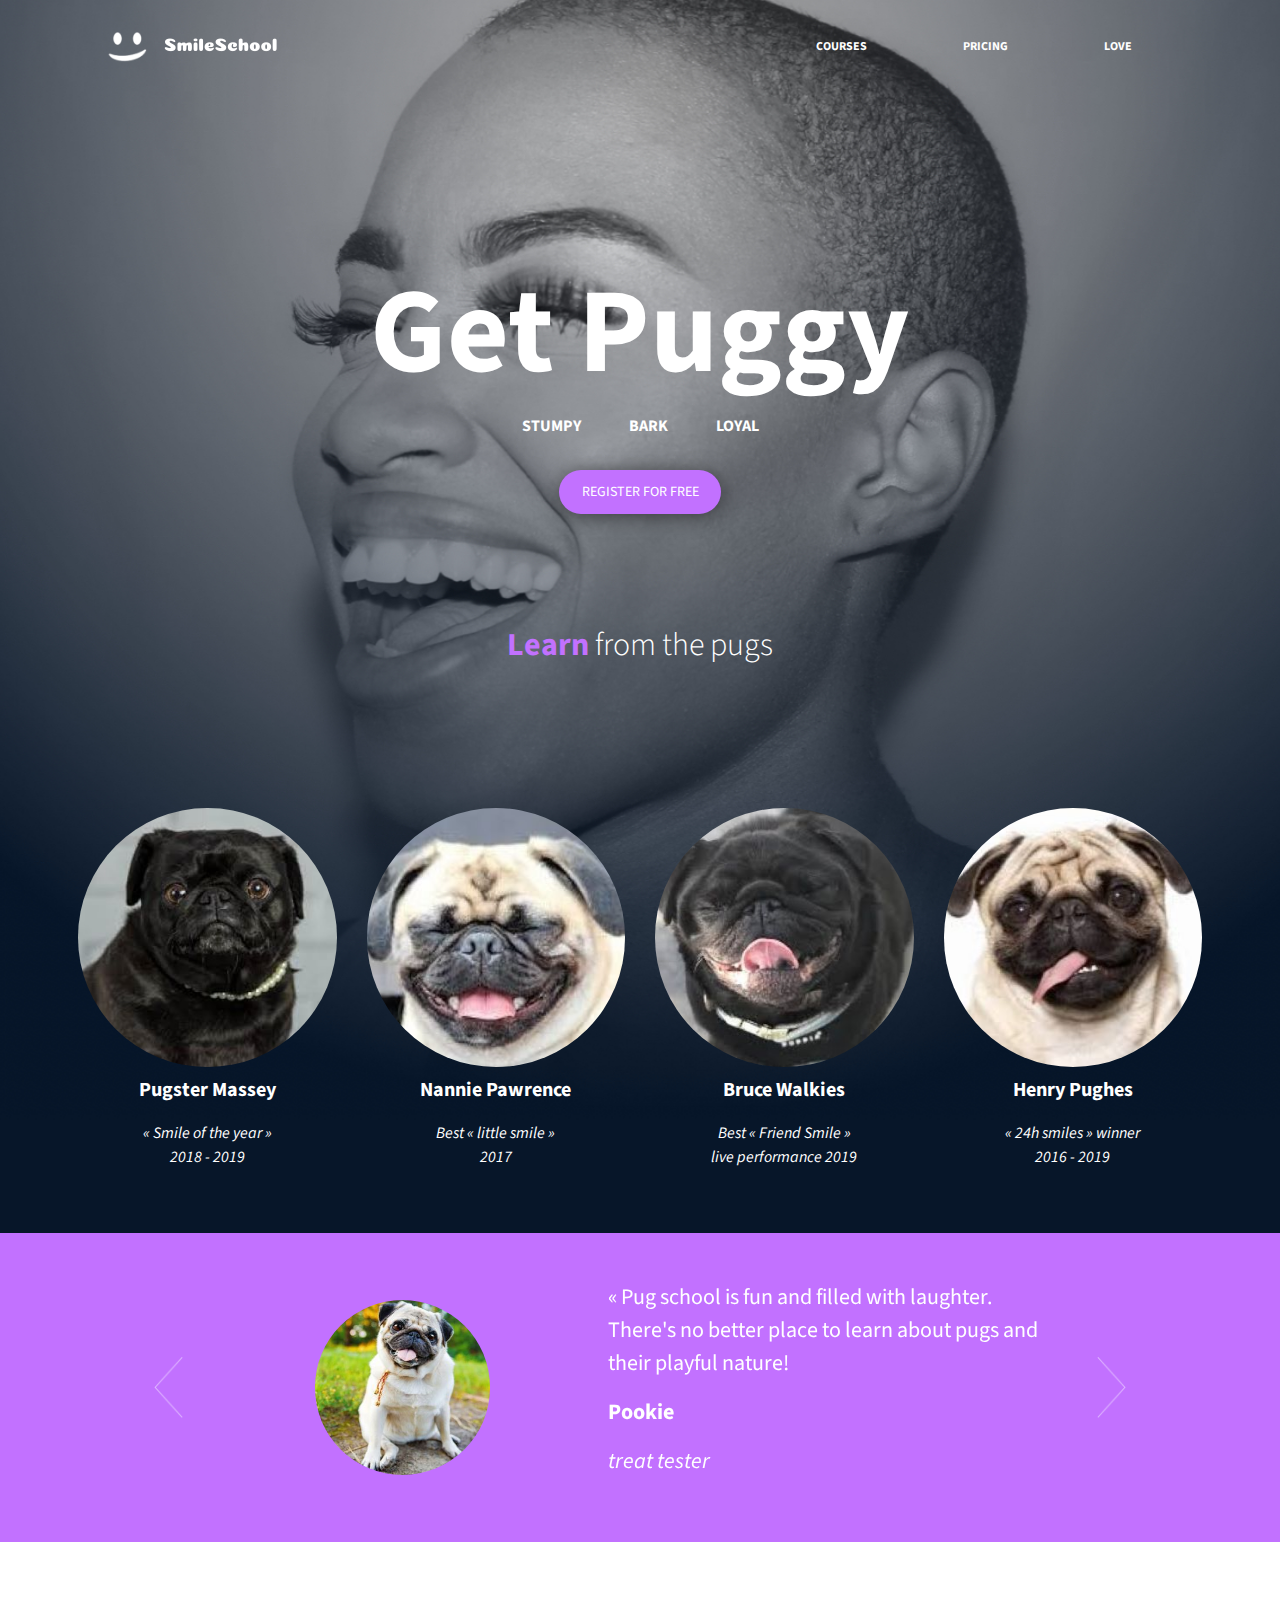
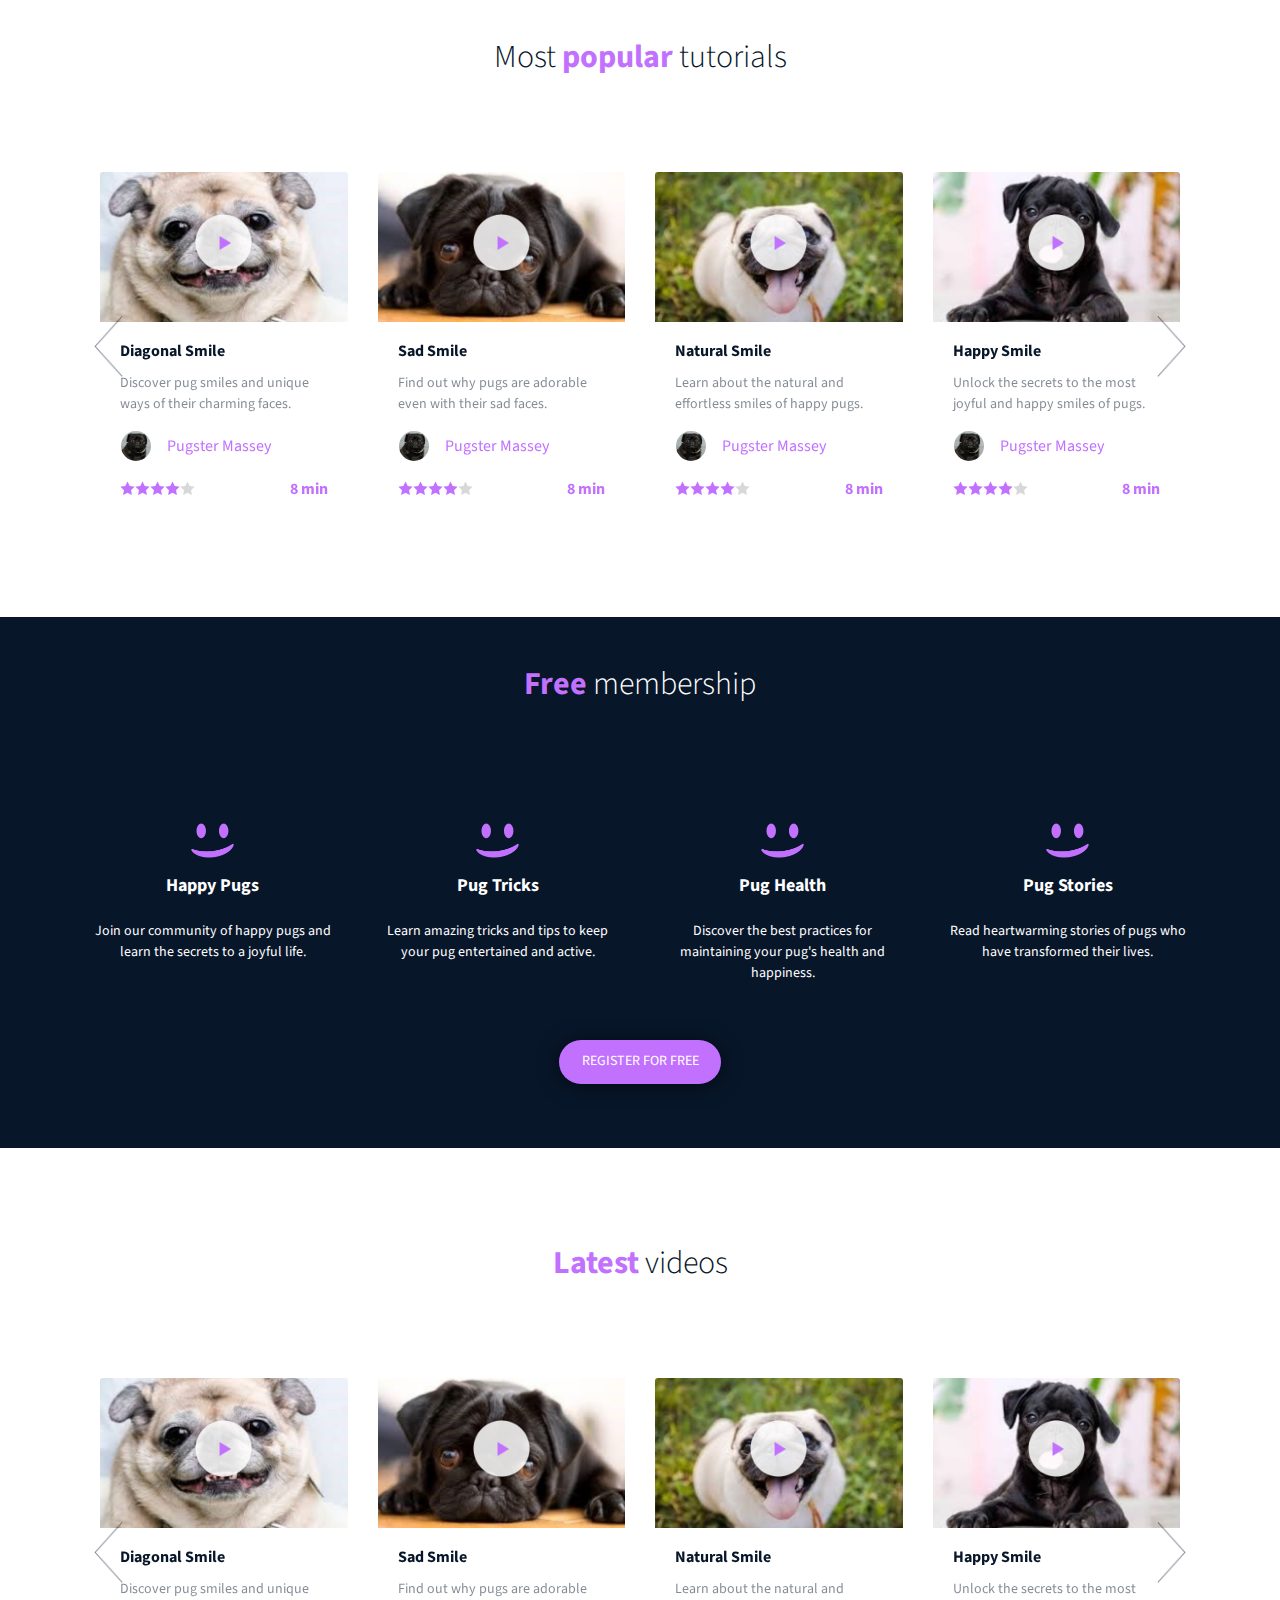
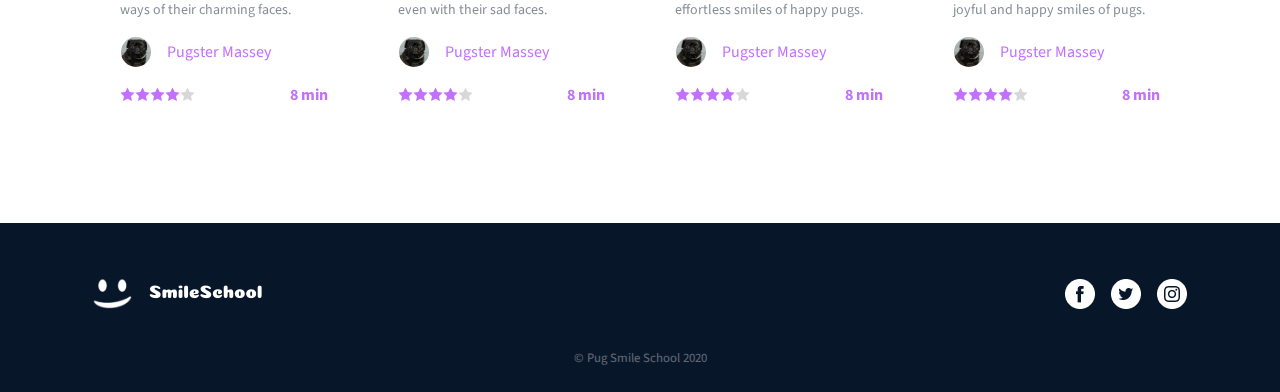
<file: index.html>
<!DOCTYPE html>
<html lang="en">

<head>
  <meta charset="UTF-8">
  <meta name="viewport" content="width=device-width, initial-scale=1.0">
  <link href="https://fonts.googleapis.com/css?family=Source+Sans+Pro&display=swap" rel="stylesheet">
  <link href="https://fonts.googleapis.com/css?family=Coiny&display=swap" rel="stylesheet">
  <link rel="stylesheet" href="https://stackpath.bootstrapcdn.com/bootstrap/4.4.1/css/bootstrap.min.css" integrity="sha384-Vkoo8x4CGsO3+Hhxv8T/Q5PaXtkKtu6ug5TOeNV6gBiFeWPGFN9MuhOf23Q9Ifjh" crossorigin="anonymous">
  <link rel="stylesheet" href="styles.css">
  <link rel="icon" href="images/favicon.ico">
  <title>Pug Smile School Homepage</title>
  <script src="https://code.jquery.com/jquery-3.4.1.min.js" integrity="sha256-CSXorXvZcTkaix6Yvo6HppcZGetbYMGWSFlBw8HfCJo=" crossorigin="anonymous" defer></script>
  <script src="https://stackpath.bootstrapcdn.com/bootstrap/4.4.1/js/bootstrap.min.js" integrity="sha384-wfSDF2E50Y2D1uUdj0O3uMBJnjuUD4Ih7YwaYd1iqfktj0Uod8GCExl3Og8ifwB6" crossorigin="anonymous" defer></script>
  <script src="https://cdnjs.cloudflare.com/ajax/libs/popper.js/1.12.9/umd/popper.min.js" integrity="sha384-ApNbgh9B+Y1QKtv3Rn7W3mgPxhU/ScQsAP7hUibX39j7fakFPskvXusvfa0b4Q" crossorigin="anonymous" defer></script>
</head>

<body>
  <header class="container-fluid bg-home">
    <div class="container-lg">
      <nav class="d-flex flex-column flex-sm-row pt-4">
        <!-- Logo Section -->
        <a href="index.html" class="d-flex align-items-center flex-column flex-sm-row col-sm-6 justify-content-center justify-content-sm-start mb-3 mb-sm-0">
          <img class="m-2 img-height-30" src="images/smile_off.png" alt="smiley icon">
          <img class="m-2 img-height-30" src="images/logo.png" alt="Smileschool logo">

        </a>
        <!-- Burger Menu for Mobile -->
        <button class="navbar-toggler float-left position-absolute d-sm-none" type="button" data-toggle="collapse" data-target="#mainNav" aria-expanded="false" aria-label="Toggle main navigation">
          <span class="burger-icon"></span>
        </button>
        <!-- Navigation Links -->
        <div class="collapse navbar-collapse d-sm-flex col-sm-6" id="mainNav">
          <ul class="navbar-nav ml-auto flex-sm-row align-items-center font-weight-bold">
            <li class="nav-item">
              <a class="nav-link text-white font-size-12 mx-5" href="courses.html">COURSES</a>
            </li>
            <li class="nav-item">
              <a class="nav-link text-white font-size-12 mx-5" href="pricing.html">PRICING</a>
            </li>
            <li class="nav-item">
              <a class="nav-link text-white font-size-12 mx-5" href="love.html">LOVE</a>
            </li>
          </ul>
        </div>
      </nav>
    </div>
    <!-- Hero Section -->
    <div class="position-relative mt-5 pt-5">
      <div class="row">
        <div class="col text-white text-center mt-5 pt-5">
          <h1 class="display-1 font-weight-bold font-size-120">Get Puggy</h1>
        </div>
      </div>
      <div class="row text-white justify-content-center">
        <p class="font-weight-bold">STUMPY</p>
        <p class="font-weight-bold ml-5 mr-5">BARK</p>
        <p class="font-weight-bold">LOYAL</p>
      </div>
      <div class="row">
        <div class="mx-auto py-3">
          <button type="button" class="btn rounded-pill py-2 px-3 text-white font-size-14 mb-5">REGISTER FOR FREE</button>
        </div>
      </div>
    </div>
    <!-- Pro Pugs Section -->
    <h1 class="my-5 text-center text-white font-size-32"><span class="text-highlight font-weight-bold">Learn</span>
      <span class="font-weight-light"> from the pugs</span>
    </h1>
    <div class="row mx-5 mt-5 pt-5 text-white text-center">
      <div class="col-6 col-md-3 my-5">
        <img class="card-image-top img-fluid rounded-circle mb-2" src="puggies/pug_1.jpg" alt="Pugster Massey">
        <p class="font-weight-bold lead">Pugster Massey</p>
        <p class="font-italic">« Smile of the year »<br>2018 - 2019</p>
      </div>
      <div class="col-6 col-md-3 my-5">
        <img class="card-image-top img-fluid rounded-circle mb-2" src="puggies/pug_2.jpg" alt="Nannie Pawrence">
        <p class="font-weight-bold lead">Nannie Pawrence</p>
        <p class="font-italic">Best « little smile »<br>2017</p>
      </div>
      <div class="col-6 col-md-3 my-5">
        <img class="card-image-top img-fluid rounded-circle mb-2" src="puggies/pug_3.jpg" alt="Bruce Walkies">
        <p class="font-weight-bold lead">Bruce Walkies</p>
        <p class="font-italic">Best « Friend Smile »<br>live performance 2019</p>
      </div>
      <div class="col-6 col-md-3 my-5">
        <img class="card-image-top img-fluid rounded-circle mb-2" src="puggies/pug_4.jpg" alt="Henry Pughes">
        <p class="font-weight-bold lead">Henry Pughes</p>
        <p class="font-italic">« 24h smiles » winner<br>2016 - 2019</p>
      </div>
    </div>
  </header>

  <main>
    <!-- Carousel of quotes -->
    <section class="container-fluid bg-purple text-white pt-5 pb-5">
      <!-- Carousel Container -->
      <div class="container-lg">
        <div id="quoteCarousel" class="carousel slide" data-ride="carousel">
          <div class="carousel-inner">
            <!-- First Carousel Item -->
            <div class="carousel-item active">
              <div class="row justify-content-center align-items-center">
                <div class="col-md-4 text-center">
                  <img src="puggies/pug_5.jpg" class="rounded-circle w-50" alt="A happy fawn pug named Pookie sitting on the ground with her tongue out, in a park setting">
                </div>
                <div class="col-md-5">
                  <div class="quote-content font-size-22">
                    <blockquote>« Pug school is fun and filled with laughter. There's no better place to learn about pugs and their playful nature!</blockquote>
                    <div class="quote-author">
                      <p class="font-weight-bold">Pookie</p>
                      <p class="font-italic">treat tester</p>
                    </div>
                  </div>
                </div>
              </div>
            </div>
            <!-- Second Carousel Item -->
            <div class="carousel-item">
              <div class="row justify-content-center align-items-center">
                <div class="col-md-4 text-center">
                  <img src="puggies/pug_6.jpg" class="rounded-circle w-50" alt="A young black pug named Buddy with his tongue out, sitting outdoors with a blurred green background">
                </div>
                <div class="col-md-5">
                  <div class="quote-content font-size-22">
                    <blockquote>« Thanks to Pug school, my social skills have improved tremendously. I love meeting new pug friends here!</blockquote>
                    <div class="quote-author">
                      <p class="font-weight-bold">Buddy</p>
                      <p class="font-italic">social butterfly</p>
                    </div>
                  </div>
                </div>
              </div>
            </div>
            <!-- Third Carousel Item -->
            <div class="carousel-item">
              <div class="row justify-content-center align-items-center">
                <div class="col-md-4 text-center">
                  <img src="puggies/pug_7.jpg" class="rounded-circle w-50" alt="Two happy fawn pugs named Ronnie and Stella, sitting on the grass, both with their tongues out">
                </div>
                <div class="col-md-5">
                  <div class="quote-content font-size-22">
                    <blockquote>« We love Pug school! We've learned so many tricks and made so many friends. It's the best place for smiling pugs!</blockquote>
                    <div class="quote-author">
                      <p class="font-weight-bold">Stella & Ronnie</p>
                      <p class="font-italic">playtime enthusiasts</p>
                    </div>
                  </div>
                </div>
              </div>
            </div>

          </div>
          <!-- Carousel Controls -->
          <a class="carousel-control-prev" href="#quoteCarousel" role="button" data-slide="prev">
            <img class="img-fluid control-arrow" src="images/arrow_white_left.png" aria-hidden="true" alt="white previous arrow">
            <span class="sr-only">Previous</span>
          </a>
          <a class="carousel-control-next" href="#quoteCarousel" role="button" data-slide="next">
            <img class="img-fluid control-arrow" src="images/arrow_white_right.png" aria-hidden="true" alt="white next arrow">
            <span class="sr-only">Next</span>
          </a>

        </div>
      </div>
    </section>

    <!-- Most Popular tutorials -->
    <section class="container-fluid bg-white text-cyprus pb-5">
      <h1 class="text-center font-weight-light py-5 my-5 font-size-32">Most <span class="font-weight-bold text-highlight">popular</span> tutorials</h1>
      <div id="popularVideoCarousel" class="carousel slide" data-ride="carousel">
        <div class="container-lg">
          <div class="carousel-inner">
            <div class="carousel-item active">
              <div class="d-flex">
                <!-- Video Card 1 -->
                <div class="card col-lg-3 col-md-6 col-12 border-0">
                  <img class="card-img-top" src="puggies/pugnail_1.jpg" alt="A close-up of a happy older, fawn pug with a slightly crooked smile and big, dark eyes.">
                  <div class="card-body">
                    <h1 class="card-title font-weight-bold font-size-16">Diagonal Smile</h1>
                    <p class="card-text text-muted-custom">Discover pug smiles and unique ways of their charming faces.</p>
                    <div class="row align-items-center mb-3">
                      <img class="rounded-circle ml-3 img-size-30" src="puggies/pug_1.jpg" alt="Pugster Massey">
                      <img class="card-img-overlay mx-auto mb-auto play-button-style" src="images/play.png" alt="play button">
                      <p class="ml-3 mb-0 text-highlight">Pugster Massey</p>
                    </div>
                    <div class="d-flex justify-content-between align-items-center">
                      <div class="star-rating d-flex align-items-center">
                        <img src="images/star_on.png" alt="purple star" class="star-img">
                        <img src="images/star_on.png" alt="purple star" class="star-img">
                        <img src="images/star_on.png" alt="purple star" class="star-img">
                        <img src="images/star_on.png" alt="purple star" class="star-img">
                        <img src="images/star_off.png" alt="gray star" class="star-img">

                      </div>
                      <p class="text-highlight font-weight-bold mb-0 ml-3">8 min</p>
                    </div>
                  </div>
                </div>
                <!-- Video Card 2 -->
                <div class="card col-lg-3 col-md-6 col-12 border-0">
                  <img class="card-img-top" src="puggies/pugnail_2.jpg" alt="A black pug with a sad expression, lying down with its head on the floor.">
                  <div class="card-body">
                    <h1 class="card-title font-weight-bold font-size-16">Sad Smile</h1>
                    <p class="card-text text-muted-custom">Find out why pugs are adorable even with their sad faces.</p>
                    <div class="row align-items-center mb-3">
                      <img class="rounded-circle ml-3 img-size-30" src="puggies/pug_1.jpg" alt="Pugster Massey">
                      <img class="card-img-overlay mx-auto mb-auto play-button-style" src="images/play.png" alt="play button">
                      <p class="ml-3 mb-0 text-highlight">Pugster Massey</p>
                    </div>
                    <div class="d-flex justify-content-between align-items-center">
                      <div class="star-rating d-flex align-items-center">
                        <img src="images/star_on.png" alt="purple star" class="star-img">
                        <img src="images/star_on.png" alt="purple star" class="star-img">
                        <img src="images/star_on.png" alt="purple star" class="star-img">
                        <img src="images/star_on.png" alt="purple star" class="star-img">
                        <img src="images/star_off.png" alt="gray star" class="star-img">

                      </div>
                      <p class="text-highlight font-weight-bold mb-0 ml-3">8 min</p>
                    </div>
                  </div>
                </div>
                <!-- Video Card 3 -->
                <div class="card col-lg-3 col-md-6 col-12 border-0">
                  <img class="card-img-top" src="puggies/pugnail_3.jpg" alt="A joyful fawn pug with a big smile and tongue sticking out, sitting on grass.">
                  <div class="card-body">
                    <h1 class="card-title font-weight-bold font-size-16">Natural Smile</h1>
                    <p class="card-text text-muted-custom">Learn about the natural and effortless smiles of happy pugs.</p>
                    <div class="row align-items-center mb-3">
                      <img class="rounded-circle ml-3 img-size-30" src="puggies/pug_1.jpg" alt="Pugster Massey">
                      <img class="card-img-overlay mx-auto mb-auto play-button-style" src="images/play.png" alt="play button">
                      <p class="ml-3 mb-0 text-highlight">Pugster Massey</p>
                    </div>
                    <div class="d-flex justify-content-between align-items-center">
                      <div class="star-rating d-flex align-items-center">
                        <img src="images/star_on.png" alt="purple star" class="star-img">
                        <img src="images/star_on.png" alt="purple star" class="star-img">
                        <img src="images/star_on.png" alt="purple star" class="star-img">
                        <img src="images/star_on.png" alt="purple star" class="star-img">
                        <img src="images/star_off.png" alt="gray star" class="star-img">

                      </div>
                      <p class="text-highlight font-weight-bold mb-0 ml-3">8 min</p>
                    </div>
                  </div>
                </div>
                <!-- Video Card 4 -->
                <div class="card col-lg-3 col-md-6 col-12 border-0">
                  <img class="card-img-top" src="puggies/pugnail_4.jpg" alt="A black pug with a playful expression, lying down with its tongue out.">
                  <div class="card-body">
                    <h1 class="card-title font-weight-bold font-size-16">Happy Smile</h1>
                    <p class="card-text text-muted-custom">Unlock the secrets to the most joyful and happy smiles of pugs.</p>
                    <div class="row align-items-center mb-3">
                      <img class="rounded-circle ml-3 img-size-30" src="puggies/pug_1.jpg" alt="Pugster Massey">
                      <img class="card-img-overlay mx-auto mb-auto play-button-style" src="images/play.png" alt="play button">
                      <p class="ml-3 mb-0 text-highlight">Pugster Massey</p>
                    </div>
                    <div class="d-flex justify-content-between align-items-center">
                      <div class="star-rating d-flex align-items-center">
                        <img src="images/star_on.png" alt="purple star" class="star-img">
                        <img src="images/star_on.png" alt="purple star" class="star-img">
                        <img src="images/star_on.png" alt="purple star" class="star-img">
                        <img src="images/star_on.png" alt="purple star" class="star-img">
                        <img src="images/star_off.png" alt="gray star" class="star-img">

                      </div>
                      <p class="text-highlight font-weight-bold mb-0 ml-3">8 min</p>
                    </div>
                  </div>
                </div>
              </div>
            </div>
            <!-- Second Carousel Item -->
            <div class="carousel-item">
              <div class="d-flex">
                <!-- Video Card 5 -->
                <div class="card col-lg-3 col-md-6 col-12 border-0">
                  <img class="card-img-top" src="puggies/pugnail_1.jpg" alt="A close-up of a happy older, fawn pug with a slightly crooked smile and big, dark eyes.">
                  <div class="card-body">
                    <h1 class="card-title font-weight-bold font-size-16">Diagonal Smile</h1>
                    <p class="card-text text-muted-custom">Discover pug smiles and unique ways of their charming faces.</p>
                    <div class="row align-items-center mb-3">
                      <img class="rounded-circle ml-3 img-size-30" src="puggies/pug_1.jpg" alt="Pugster Massey">
                      <img class="card-img-overlay mx-auto mb-auto play-button-style" src="images/play.png" alt="play button">
                      <p class="ml-3 mb-0 text-highlight">Pugster Massey</p>
                    </div>
                    <div class="d-flex justify-content-between align-items-center">
                      <div class="star-rating d-flex align-items-center">
                        <img src="images/star_on.png" alt="purple star" class="star-img">
                        <img src="images/star_on.png" alt="purple star" class="star-img">
                        <img src="images/star_on.png" alt="purple star" class="star-img">
                        <img src="images/star_on.png" alt="purple star" class="star-img">
                        <img src="images/star_off.png" alt="gray star" class="star-img">

                      </div>
                      <p class="text-highlight font-weight-bold mb-0 ml-3">8 min</p>
                    </div>
                  </div>
                </div>
                <!-- Video Card 6 -->
                <div class="card col-lg-3 col-md-6 col-12 border-0">
                  <img class="card-img-top" src="puggies/pugnail_2.jpg" alt="A black pug with a sad expression, lying down with its head on the floor.">
                  <div class="card-body">
                    <h1 class="card-title font-weight-bold font-size-16">Sad Smile</h1>
                    <p class="card-text text-muted-custom">Find out why pugs are adorable even with their sad faces.</p>
                    <div class="row align-items-center mb-3">
                      <img class="rounded-circle ml-3 img-size-30" src="puggies/pug_1.jpg" alt="Pugster Massey">
                      <img class="card-img-overlay mx-auto mb-auto play-button-style" src="images/play.png" alt="play button">
                      <p class="ml-3 mb-0 text-highlight">Pugster Massey</p>
                    </div>
                    <div class="d-flex justify-content-between align-items-center">
                      <div class="star-rating d-flex align-items-center">
                        <img src="images/star_on.png" alt="purple star" class="star-img">
                        <img src="images/star_on.png" alt="purple star" class="star-img">
                        <img src="images/star_on.png" alt="purple star" class="star-img">
                        <img src="images/star_on.png" alt="purple star" class="star-img">
                        <img src="images/star_off.png" alt="gray star" class="star-img">

                      </div>
                      <p class="text-highlight font-weight-bold mb-0 ml-3">8 min</p>
                    </div>
                  </div>
                </div>
                <!-- Video Card 7 -->
                <div class="card col-lg-3 col-md-6 col-12 border-0">
                  <img class="card-img-top" src="puggies/pugnail_3.jpg" alt="A joyful fawn pug with a big smile and tongue sticking out, sitting on grass.">
                  <div class="card-body">
                    <h1 class="card-title font-weight-bold font-size-16">Natural Smile</h1>
                    <p class="card-text text-muted-custom">Learn about the natural and effortless smiles of happy pugs.</p>
                    <div class="row align-items-center mb-3">
                      <img class="rounded-circle ml-3 img-size-30" src="puggies/pug_1.jpg" alt="Pugster Massey">
                      <img class="card-img-overlay mx-auto mb-auto play-button-style" src="images/play.png" alt="play button">
                      <p class="ml-3 mb-0 text-highlight">Pugster Massey</p>
                    </div>
                    <div class="d-flex justify-content-between align-items-center">
                      <div class="star-rating d-flex align-items-center">
                        <img src="images/star_on.png" alt="purple star" class="star-img">
                        <img src="images/star_on.png" alt="purple star" class="star-img">
                        <img src="images/star_on.png" alt="purple star" class="star-img">
                        <img src="images/star_on.png" alt="purple star" class="star-img">
                        <img src="images/star_off.png" alt="gray star" class="star-img">

                      </div>
                      <p class="text-highlight font-weight-bold mb-0 ml-3">8 min</p>
                    </div>
                  </div>
                </div>
                <!-- Video Card 8 -->
                <div class="card col-lg-3 col-md-6 col-12 border-0">
                  <img class="card-img-top" src="puggies/pugnail_4.jpg" alt="A black pug with a playful expression, lying down with its tongue out.">
                  <div class="card-body">
                    <h1 class="card-title font-weight-bold font-size-16">Happy Smile</h1>
                    <p class="card-text text-muted-custom">Unlock the secrets to the most joyful and happy smiles of pugs.</p>
                    <div class="row align-items-center mb-3">
                      <img class="rounded-circle ml-3 img-size-30" src="puggies/pug_1.jpg" alt="Pugster Massey">
                      <img class="card-img-overlay mx-auto mb-auto play-button-style" src="images/play.png" alt="play button">
                      <p class="ml-3 mb-0 text-highlight">Pugster Massey</p>
                    </div>
                    <div class="d-flex justify-content-between align-items-center">
                      <div class="star-rating d-flex align-items-center">
                        <img src="images/star_on.png" alt="purple star" class="star-img">
                        <img src="images/star_on.png" alt="purple star" class="star-img">
                        <img src="images/star_on.png" alt="purple star" class="star-img">
                        <img src="images/star_on.png" alt="purple star" class="star-img">
                        <img src="images/star_off.png" alt="gray star" class="star-img">

                      </div>
                      <p class="text-highlight font-weight-bold mb-0 ml-3">8 min</p>
                    </div>
                  </div>
                </div>
              </div>
            </div>
          </div>
        </div>
        <!-- Carousel Controls -->
        <a class="carousel-control-prev" href="#popularVideoCarousel" role="button" data-slide="prev">
          <img class="img-fluid control-arrow" src="images/arrow_black_left.png" aria-hidden="true" alt="black previous arrow">
          <span class="sr-only">Previous</span>
        </a>
        <a class="carousel-control-next" href="#popularVideoCarousel" role="button" data-slide="next">
          <img class="img-fluid control-arrow" src="images/arrow_black_right.png" aria-hidden="true" alt="black next arrow">
          <span class="sr-only">Next</span>
        </a>
      </div>
      </div>
    </section>

    <!-- Free Membership Section -->
    <section class="container-fluid bg-cyprus">
      <h1 class="text-white text-center font-weight-light py-5 my-5 font-size-32"><span class="font-weight-bold text-highlight">Free</span> membership</h1>
      <div class="container-lg">
        <div class="row">
          <div class="col-lg-3 col-md-6 col-12 text-center p-4">
            <img src="images/smile_on.png" alt="purple smiley" class="smiley-icon">
            <h1 class="text-white font-weight-bold pt-3 pb-3 font-size-18">Happy Pugs</h1>
            <p class="text-white font-size-14">Join our community of happy pugs and learn the secrets to a joyful life.</p>
          </div>

          <div class="col-lg-3 col-md-6 col-12 text-center p-4">
            <img src="images/smile_on.png" alt="purple smiley" class="smiley-icon">
            <h1 class="text-white font-weight-bold pt-3 pb-3 font-size-18">Pug Tricks</h1>
            <p class="text-white font-size-14">Learn amazing tricks and tips to keep your pug entertained and active.</p>
          </div>

          <div class="col-lg-3 col-md-6 col-12 text-center p-4">
            <img src="images/smile_on.png" alt="purple smiley" class="smiley-icon">
            <h1 class="text-white font-weight-bold pt-3 pb-3 font-size-18">Pug Health</h1>
            <p class="text-white font-size-14">Discover the best practices for maintaining your pug's health and happiness.</p>
          </div>

          <div class="col-lg-3 col-md-6 col-12 text-center p-4">
            <img src="images/smile_on.png" alt="purple smiley" class="smiley-icon">
            <h1 class="text-white font-weight-bold pt-3 pb-3 font-size-18">Pug Stories</h1>
            <p class="text-white font-size-14">Read heartwarming stories of pugs who have transformed their lives.</p>
          </div>
        </div>
        <div class="row">
          <div class="mx-auto py-3">
            <button type="button" class="btn rounded-pill py-2 px-3 text-white mb-5">REGISTER FOR FREE</button>
          </div>
        </div>
      </div>
    </section>

    <!-- Latest videos -->
    <section class="container-fluid bg-white text-cyprus pb-5">
      <h1 class="text-center font-weight-light py-5 my-5 font-size-32"><span class="font-weight-bold text-highlight">Latest</span> videos</h1>
      <div id="latestVideoCarousel" class="carousel slide" data-ride="carousel">
        <div class="container-lg">
          <div class="carousel-inner">
            <div class="carousel-item active">
              <div class="d-flex">
                <!-- Video Card 1 -->
                <div class="card col-lg-3 col-md-6 col-12 border-0">
                  <img class="card-img-top" src="puggies/pugnail_1.jpg" alt="A close-up of a happy older, fawn pug with a slightly crooked smile and big, dark eyes.">
                  <div class="card-body">
                    <h1 class="card-title font-weight-bold font-size-16">Diagonal Smile</h1>
                    <p class="card-text text-muted-custom">Discover pug smiles and unique ways of their charming faces.</p>
                    <div class="row align-items-center mb-3">
                      <img class="rounded-circle ml-3 img-size-30" src="puggies/pug_1.jpg" alt="Pugster Massey">
                      <img class="card-img-overlay mx-auto mb-auto play-button-style" src="images/play.png" alt="play button">
                      <p class="ml-3 mb-0 text-highlight">Pugster Massey</p>
                    </div>
                    <div class="d-flex justify-content-between align-items-center">
                      <div class="star-rating d-flex align-items-center">
                        <img src="images/star_on.png" alt="purple star" class="star-img">
                        <img src="images/star_on.png" alt="purple star" class="star-img">
                        <img src="images/star_on.png" alt="purple star" class="star-img">
                        <img src="images/star_on.png" alt="purple star" class="star-img">
                        <img src="images/star_off.png" alt="gray star" class="star-img">

                      </div>
                      <p class="text-highlight font-weight-bold mb-0 ml-3">8 min</p>
                    </div>
                  </div>
                </div>
                <!-- Video Card 2 -->
                <div class="card col-lg-3 col-md-6 col-12 border-0">
                  <img class="card-img-top" src="puggies/pugnail_2.jpg" alt="A black pug with a sad expression, lying down with its head on the floor.">
                  <div class="card-body">
                    <h1 class="card-title font-weight-bold font-size-16">Sad Smile</h1>
                    <p class="card-text text-muted-custom">Find out why pugs are adorable even with their sad faces.</p>
                    <div class="row align-items-center mb-3">
                      <img class="rounded-circle ml-3 img-size-30" src="puggies/pug_1.jpg" alt="Pugster Massey">
                      <img class="card-img-overlay mx-auto mb-auto play-button-style" src="images/play.png" alt="play button">
                      <p class="ml-3 mb-0 text-highlight">Pugster Massey</p>
                    </div>
                    <div class="d-flex justify-content-between align-items-center">
                      <div class="star-rating d-flex align-items-center">
                        <img src="images/star_on.png" alt="purple star" class="star-img">
                        <img src="images/star_on.png" alt="purple star" class="star-img">
                        <img src="images/star_on.png" alt="purple star" class="star-img">
                        <img src="images/star_on.png" alt="purple star" class="star-img">
                        <img src="images/star_off.png" alt="gray star" class="star-img">

                      </div>
                      <p class="text-highlight font-weight-bold mb-0 ml-3">8 min</p>
                    </div>
                  </div>
                </div>
                <!-- Video Card 3 -->
                <div class="card col-lg-3 col-md-6 col-12 border-0">
                  <img class="card-img-top" src="puggies/pugnail_3.jpg" alt="A joyful fawn pug with a big smile and tongue sticking out, sitting on grass.">
                  <div class="card-body">
                    <h1 class="card-title font-weight-bold font-size-16">Natural Smile</h1>
                    <p class="card-text text-muted-custom">Learn about the natural and effortless smiles of happy pugs.</p>
                    <div class="row align-items-center mb-3">
                      <img class="rounded-circle ml-3 img-size-30" src="puggies/pug_1.jpg" alt="Pugster Massey">
                      <img class="card-img-overlay mx-auto mb-auto play-button-style" src="images/play.png" alt="play button">
                      <p class="ml-3 mb-0 text-highlight">Pugster Massey</p>
                    </div>
                    <div class="d-flex justify-content-between align-items-center">
                      <div class="star-rating d-flex align-items-center">
                        <img src="images/star_on.png" alt="purple star" class="star-img">
                        <img src="images/star_on.png" alt="purple star" class="star-img">
                        <img src="images/star_on.png" alt="purple star" class="star-img">
                        <img src="images/star_on.png" alt="purple star" class="star-img">
                        <img src="images/star_off.png" alt="gray star" class="star-img">

                      </div>
                      <p class="text-highlight font-weight-bold mb-0 ml-3">8 min</p>
                    </div>
                  </div>
                </div>
                <!-- Video Card 4 -->
                <div class="card col-lg-3 col-md-6 col-12 border-0">
                  <img class="card-img-top" src="puggies/pugnail_4.jpg" alt="A black pug with a playful expression, lying down with its tongue out.">
                  <div class="card-body">
                    <h1 class="card-title font-weight-bold font-size-16">Happy Smile</h1>
                    <p class="card-text text-muted-custom">Unlock the secrets to the most joyful and happy smiles of pugs.</p>
                    <div class="row align-items-center mb-3">
                      <img class="rounded-circle ml-3 img-size-30" src="puggies/pug_1.jpg" alt="Pugster Massey">
                      <img class="card-img-overlay mx-auto mb-auto play-button-style" src="images/play.png" alt="play button">
                      <p class="ml-3 mb-0 text-highlight">Pugster Massey</p>
                    </div>
                    <div class="d-flex justify-content-between align-items-center">
                      <div class="star-rating d-flex align-items-center">
                        <img src="images/star_on.png" alt="purple star" class="star-img">
                        <img src="images/star_on.png" alt="purple star" class="star-img">
                        <img src="images/star_on.png" alt="purple star" class="star-img">
                        <img src="images/star_on.png" alt="purple star" class="star-img">
                        <img src="images/star_off.png" alt="gray star" class="star-img">

                      </div>
                      <p class="text-highlight font-weight-bold mb-0 ml-3">8 min</p>
                    </div>
                  </div>
                </div>
              </div>
            </div>
            <!-- Second Carousel Item -->
            <div class="carousel-item">
              <div class="d-flex">
                <!-- Video Card 5 -->
                <div class="card col-lg-3 col-md-6 col-12 border-0">
                  <img class="card-img-top" src="puggies/pugnail_1.jpg" alt="A close-up of a happy older, fawn pug with a slightly crooked smile and big, dark eyes.">
                  <div class="card-body">
                    <h1 class="card-title font-weight-bold font-size-16">Diagonal Smile</h1>
                    <p class="card-text text-muted-custom">Discover pug smiles and unique ways of their charming faces.</p>
                    <div class="row align-items-center mb-3">
                      <img class="rounded-circle ml-3 img-size-30" src="puggies/pug_1.jpg" alt="Pugster Massey">
                      <img class="card-img-overlay mx-auto mb-auto play-button-style" src="images/play.png" alt="play button">
                      <p class="ml-3 mb-0 text-highlight">Pugster Massey</p>
                    </div>
                    <div class="d-flex justify-content-between align-items-center">
                      <div class="star-rating d-flex align-items-center">
                        <img src="images/star_on.png" alt="purple star" class="star-img">
                        <img src="images/star_on.png" alt="purple star" class="star-img">
                        <img src="images/star_on.png" alt="purple star" class="star-img">
                        <img src="images/star_on.png" alt="purple star" class="star-img">
                        <img src="images/star_off.png" alt="gray star" class="star-img">

                      </div>
                      <p class="text-highlight font-weight-bold mb-0 ml-3">8 min</p>
                    </div>
                  </div>
                </div>
                <!-- Video Card 6 -->
                <div class="card col-lg-3 col-md-6 col-12 border-0">
                  <img class="card-img-top" src="puggies/pugnail_2.jpg" alt="A black pug with a sad expression, lying down with its head on the floor.">
                  <div class="card-body">
                    <h1 class="card-title font-weight-bold font-size-16">Sad Smile</h1>
                    <p class="card-text text-muted-custom">Find out why pugs are adorable even with their sad faces.</p>
                    <div class="row align-items-center mb-3">
                      <img class="rounded-circle ml-3 img-size-30" src="puggies/pug_1.jpg" alt="Pugster Massey">
                      <img class="card-img-overlay mx-auto mb-auto play-button-style" src="images/play.png" alt="play button">
                      <p class="ml-3 mb-0 text-highlight">Pugster Massey</p>
                    </div>
                    <div class="d-flex justify-content-between align-items-center">
                      <div class="star-rating d-flex align-items-center">
                        <img src="images/star_on.png" alt="purple star" class="star-img">
                        <img src="images/star_on.png" alt="purple star" class="star-img">
                        <img src="images/star_on.png" alt="purple star" class="star-img">
                        <img src="images/star_on.png" alt="purple star" class="star-img">
                        <img src="images/star_off.png" alt="gray star" class="star-img">

                      </div>
                      <p class="text-highlight font-weight-bold mb-0 ml-3">8 min</p>
                    </div>
                  </div>
                </div>
                <!-- Video Card 7 -->
                <div class="card col-lg-3 col-md-6 col-12 border-0">
                  <img class="card-img-top" src="puggies/pugnail_3.jpg" alt="A joyful fawn pug with a big smile and tongue sticking out, sitting on grass.">
                  <div class="card-body">
                    <h1 class="card-title font-weight-bold font-size-16">Natural Smile</h1>
                    <p class="card-text text-muted-custom">Learn about the natural and effortless smiles of happy pugs.</p>
                    <div class="row align-items-center mb-3">
                      <img class="rounded-circle ml-3 img-size-30" src="puggies/pug_1.jpg" alt="Pugster Massey">
                      <img class="card-img-overlay mx-auto mb-auto play-button-style" src="images/play.png" alt="play button">
                      <p class="ml-3 mb-0 text-highlight">Pugster Massey</p>
                    </div>
                    <div class="d-flex justify-content-between align-items-center">
                      <div class="star-rating d-flex align-items-center">
                        <img src="images/star_on.png" alt="purple star" class="star-img">
                        <img src="images/star_on.png" alt="purple star" class="star-img">
                        <img src="images/star_on.png" alt="purple star" class="star-img">
                        <img src="images/star_on.png" alt="purple star" class="star-img">
                        <img src="images/star_off.png" alt="gray star" class="star-img">

                      </div>
                      <p class="text-highlight font-weight-bold mb-0 ml-3">8 min</p>
                    </div>
                  </div>
                </div>
                <!-- Video Card 8 -->
                <div class="card col-lg-3 col-md-6 col-12 border-0">
                  <img class="card-img-top" src="puggies/pugnail_4.jpg" alt="A black pug with a playful expression, lying down with its tongue out.">
                  <div class="card-body">
                    <h1 class="card-title font-weight-bold font-size-16">Happy Smile</h1>
                    <p class="card-text text-muted-custom">Unlock the secrets to the most joyful and happy smiles of pugs.</p>
                    <div class="row align-items-center mb-3">
                      <img class="rounded-circle ml-3 img-size-30" src="puggies/pug_1.jpg" alt="Pugster Massey">
                      <img class="card-img-overlay mx-auto mb-auto play-button-style" src="images/play.png" alt="play button">
                      <p class="ml-3 mb-0 text-highlight">Pugster Massey</p>
                    </div>
                    <div class="d-flex justify-content-between align-items-center">
                      <div class="star-rating d-flex align-items-center">
                        <img src="images/star_on.png" alt="purple star" class="star-img">
                        <img src="images/star_on.png" alt="purple star" class="star-img">
                        <img src="images/star_on.png" alt="purple star" class="star-img">
                        <img src="images/star_on.png" alt="purple star" class="star-img">
                        <img src="images/star_off.png" alt="gray star" class="star-img">

                      </div>
                      <p class="text-highlight font-weight-bold mb-0 ml-3">8 min</p>
                    </div>
                  </div>
                </div>
              </div>
            </div>
          </div>
        </div>
        <!-- Carousel Controls -->
        <a class="carousel-control-prev" href="#latestVideoCarousel" role="button" data-slide="prev">
          <img class="img-fluid control-arrow" src="images/arrow_black_left.png" aria-hidden="true" alt="black previous arrow">
          <span class="sr-only">Previous</span>
        </a>
        <a class="carousel-control-next" href="#latestVideoCarousel" role="button" data-slide="next">
          <img class="img-fluid control-arrow" src="images/arrow_black_right.png" aria-hidden="true" alt="black next arrow">
          <span class="sr-only">Next</span>
        </a>
      </div>
      </div>
    </section>

  </main>

  <!-- FOOTER -->
  <footer class="container-fluid bg-cyprus text-white pt-5 pb-4 mt-5">
    <div class="container-lg">
      <div class="row align-items-center">
        <div class="d-flex align-items-center flex-column flex-sm-row col-sm-6 justify-content-center justify-content-sm-start mb-3 mb-sm-0">
          <img class="m-2 img-height-30" src="images/smile_off.png" alt="smiley icon">
          <img class="m-2 img-height-30" src="images/logo.png" alt="Smileschool logo">
        </div>
        <div class="footer-social col-12 col-sm-6 d-flex justify-content-center justify-content-sm-end">
          <a href="#"><img src="images/facebook.png" alt="Facebook" class="social-icon mx-2"></a>
          <a href="#"><img src="images/twitter.png" alt="Twitter" class="social-icon mx-2"></a>
          <a href="#"><img src="images/instagram.png" alt="Instagram" class="social-icon mx-2"></a>
        </div>
      </div>
      <p class="footer-copyright small text-center mb-0 footer-opacity">© Pug Smile School 2020</p>
    </div>
  </footer>
</body>

</html>
</file>
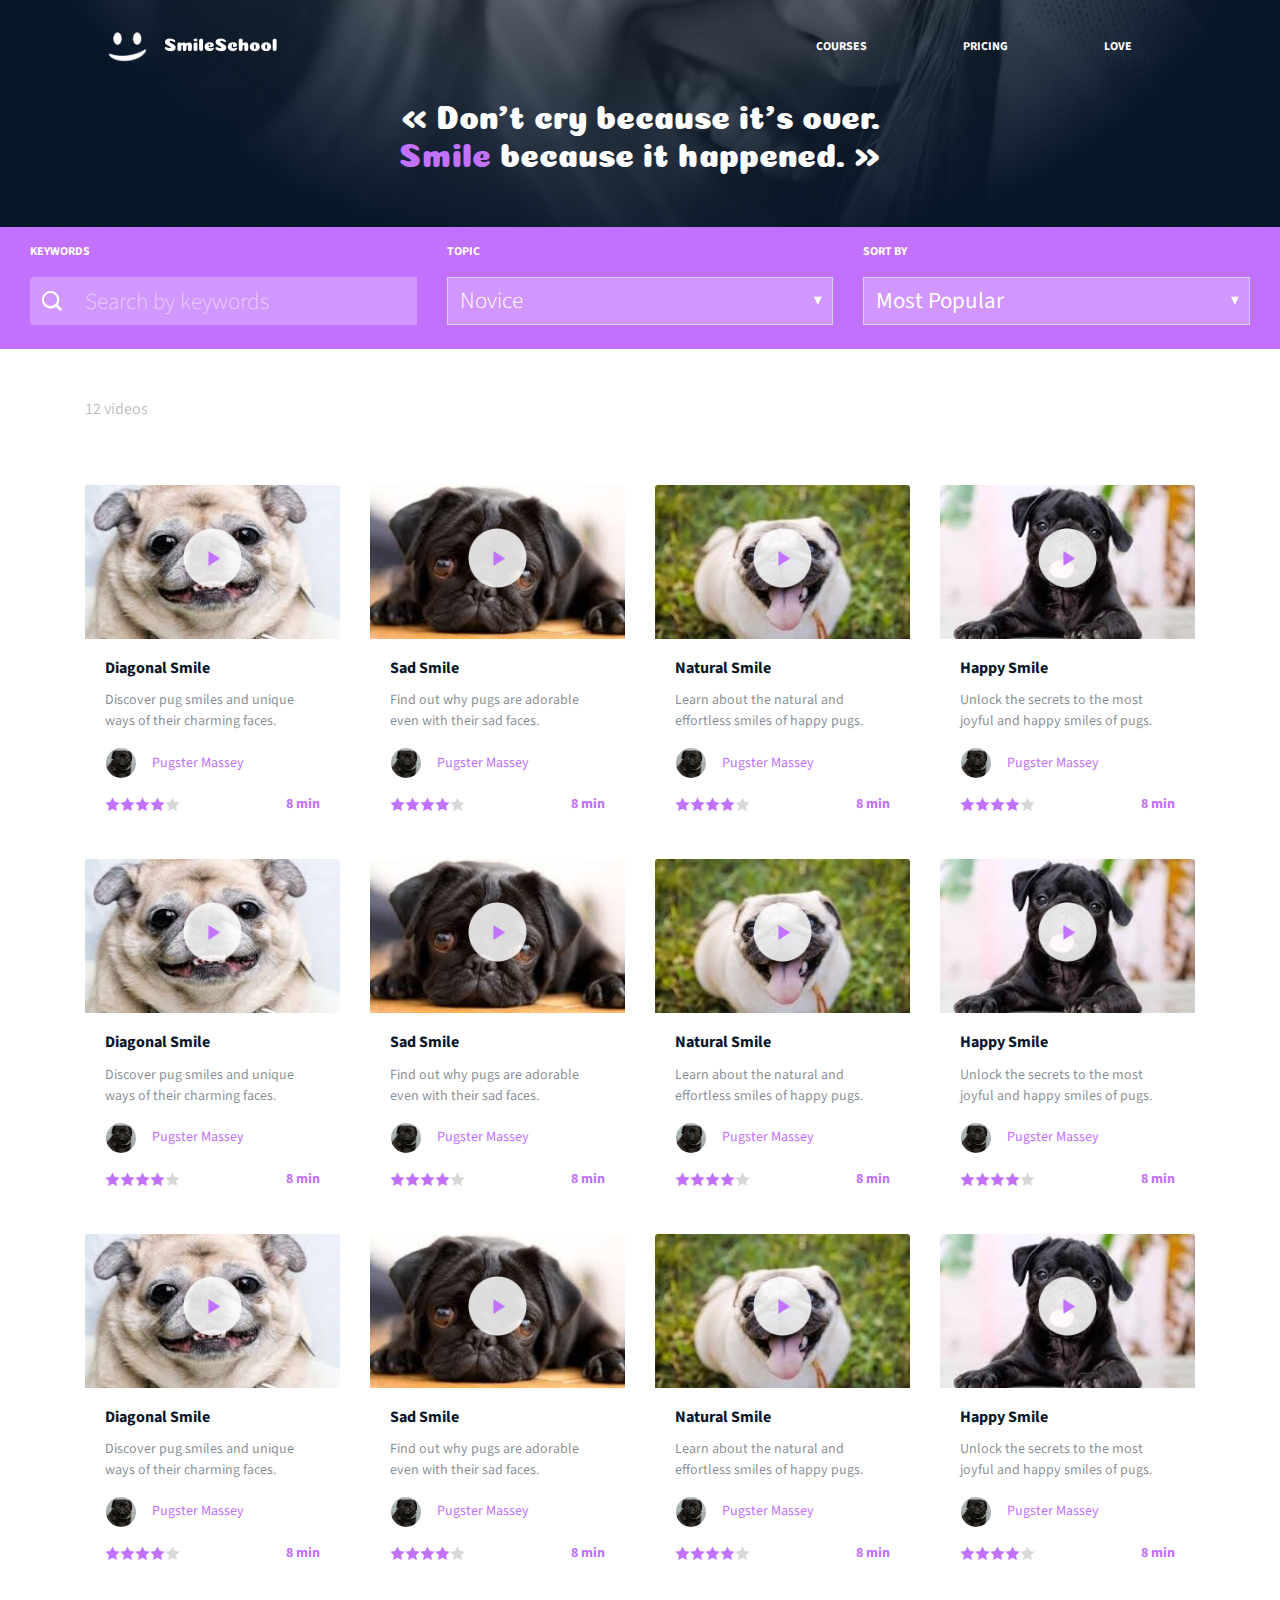
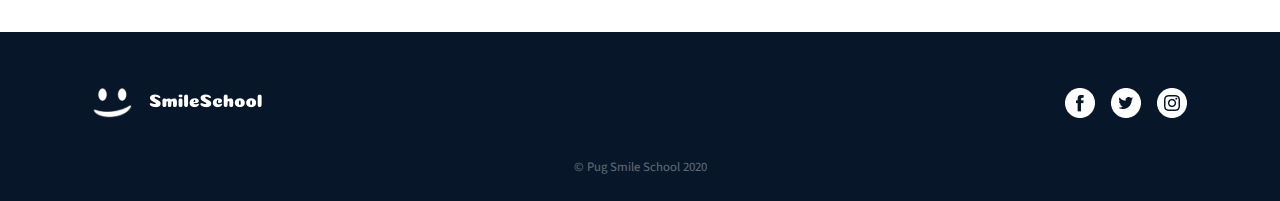
<file: courses.html>
<!DOCTYPE html>
<html lang="en">

<head>
  <meta charset="UTF-8">
  <meta name="viewport" content="width=device-width, initial-scale=1.0">
  <link href="https://fonts.googleapis.com/css?family=Source+Sans+Pro&display=swap" rel="stylesheet">
  <link href="https://fonts.googleapis.com/css?family=Coiny&display=swap" rel="stylesheet">
  <link rel="stylesheet" href="https://stackpath.bootstrapcdn.com/bootstrap/4.4.1/css/bootstrap.min.css" integrity="sha384-Vkoo8x4CGsO3+Hhxv8T/Q5PaXtkKtu6ug5TOeNV6gBiFeWPGFN9MuhOf23Q9Ifjh" crossorigin="anonymous">
  <link rel="stylesheet" href="styles.css">
  <link rel="icon" href="images/favicon.ico">
  <title>Courses Pug Smile School</title>
  <script src="https://code.jquery.com/jquery-3.4.1.min.js" integrity="sha256-CSXorXvZcTkaix6Yvo6HppcZGetbYMGWSFlBw8HfCJo=" crossorigin="anonymous" defer></script>
  <script src="https://stackpath.bootstrapcdn.com/bootstrap/4.4.1/js/bootstrap.min.js" integrity="sha384-wfSDF2E50Y2D1uUdj0O3uMBJnjuUD4Ih7YwaYd1iqfktj0Uod8GCExl3Og8ifwB6" crossorigin="anonymous" defer></script>
  <script src="https://cdnjs.cloudflare.com/ajax/libs/popper.js/1.12.9/umd/popper.min.js" integrity="sha384-ApNbgh9B+Y1QKtv3Rn7W3mgPxhU/ScQsAP7hUibX39j7fakFPskvXusvfa0b4Q" crossorigin="anonymous" defer></script>
</head>

<body>
  <header class="container-fluid bg-courses text-white">
    <div class="container-lg">
      <nav class="d-flex flex-column flex-sm-row pt-4">
        <!-- Logo Section -->
        <a href="index.html" class="d-flex align-items-center flex-column flex-sm-row col-sm-6 justify-content-center justify-content-sm-start mb-3 mb-sm-0">
          <img class="m-2 img-height-30" src="images/smile_off.png" alt="smiley icon">
          <img class="m-2 img-height-30" src="images/logo.png" alt="Smileschool logo">

        </a>
        <!-- Burger Menu for Mobile -->
        <button class="navbar-toggler float-left position-absolute d-sm-none" type="button" data-toggle="collapse" data-target="#mainNav" aria-expanded="false" aria-label="Toggle main navigation">
          <span class="burger-icon"></span>
        </button>
        <!-- Navigation Links -->
        <div class="collapse navbar-collapse d-sm-flex col-sm-6" id="mainNav">
          <ul class="navbar-nav ml-auto flex-sm-row align-items-center font-weight-bold">
            <li class="nav-item">
              <a class="nav-link text-white font-size-12 mx-5" href="courses.html">COURSES</a>
            </li>
            <li class="nav-item">
              <a class="nav-link text-white font-size-12 mx-5" href="pricing.html">PRICING</a>
            </li>
            <li class="nav-item">
              <a class="nav-link text-white font-size-12 mx-5" href="love.html">LOVE</a>
            </li>
          </ul>
        </div>
      </nav>

      <!-- Hero Section -->
      <div class="position-relative pt-4 pb-5">
        <h1 class="text-center dontCryText d-none d-sm-block font-weight-normal font-size-32">« Don't cry because it's over.<br><span class="text-highlight">Smile</span> because it happened. »</h1>
      </div>
    </div>
  </header>

  <main>
    <!-- Search Filters -->
    <section>
      <div class="container-fluid bg-purple text-white">
        <div class="row w-100 w-sm-75 mx-auto">

          <!-- Search Bar Section -->
          <div class="col-12 col-md-4 pb-4 pb-sm-0">
            <p class="font-weight-bold text-left mb-3 mt-3 text-white font-size-12">KEYWORDS</p>
            <form class="form-inline my-2 my-lg-0">
              <div class="input-group w-100">
                <!-- Search Icon -->
                <div class="input-group-prepend">
                  <span class="input-group-text bg-lightpurple border-0">
                    <img src="images/icon_search.png" alt="search icon" class="search-icon">
                  </span>
                </div>
                <!-- Search Input -->
                <input class="form-control text-white rounded-0 bg-lightpurple border-0 font-weight-light font-size-23" type="search" placeholder="Search by keywords" aria-label="Search">
              </div>
            </form>
          </div>

          <!-- Topic Dropdown Section -->
          <div class="col-12 col-sm-6 col-md-4 pb-4">
            <p class="font-weight-bold text-left mb-3 mt-3 text-white font-size-12">TOPIC</p>
            <div class="select-wrapper">
              <select class="form-control bg-lightpurple text-white rounded-0 font-size-23 font-weight-light">
                <option>Novice</option>
                <option>Intermediate</option>
                <option>Expert</option>
              </select>
            </div>
          </div>

          <!-- Sort By Dropdown Section -->
          <div class="col-12 col-sm-6 col-md-4 pb-4">
            <p class="font-weight-bold text-left mb-3 mt-3 text-white font-size-12">SORT BY</p>
            <div class="select-wrapper">
              <select class="form-control bg-lightpurple text-white rounded-0 font-size-23">
                <option>Most Popular</option>
                <option>Most Recent</option>
                <option>Most Viewed</option>
              </select>
            </div>
          </div>
        </div>
      </div>
    </section>

    <!-- Result Videos -->
    <section class="container-fluid bg-white text-cyprus">
      <div class="container-lg flex-wrap flex-row">
        <div>
          <p class="py-5 text-muted-custom2">12 videos</p>
        </div>
        <!-- First Row -->
        <div class="row">
          <!-- Video Card 1 -->
          <div class="card col-lg-3 col-md-6 col-12 border-0">
            <img class="card-img-top" src="puggies/pugnail_1.jpg" alt="A close-up of a happy older, fawn pug with a slightly crooked smile and big, dark eyes.">
            <div class="card-body">
              <h1 class="card-title font-weight-bold font-size-16">Diagonal Smile</h1>
              <p class="card-text text-muted-custom">Discover pug smiles and unique ways of their charming faces.</p>
              <div class="row align-items-center mb-3">
                <img class="rounded-circle ml-3 img-size-30" src="puggies/pug_1.jpg" alt="Pugster Massey">
                <img class="card-img-overlay mx-auto mb-auto play-button-style" src="images/play.png" alt="play button">
                <p class="ml-3 mb-0 text-highlight font-size-14">Pugster Massey</p>
              </div>
              <div class="d-flex justify-content-between align-items-center">
                <div class="star-rating d-flex align-items-center">
                  <img src="images/star_on.png" alt="purple star" class="star-img">
                  <img src="images/star_on.png" alt="purple star" class="star-img">
                  <img src="images/star_on.png" alt="purple star" class="star-img">
                  <img src="images/star_on.png" alt="purple star" class="star-img">
                  <img src="images/star_off.png" alt="gray star" class="star-img">

                </div>
                <p class="text-highlight font-weight-bold font-size-14 mb-0 ml-3">8 min</p>
              </div>
            </div>
          </div>
          <!-- Video Card 2 -->
          <div class="card col-lg-3 col-md-6 col-12 border-0">
            <img class="card-img-top" src="puggies/pugnail_2.jpg" alt="A black pug with a sad expression, lying down with its head on the floor.">
            <div class="card-body">
              <h1 class="card-title font-weight-bold font-size-16">Sad Smile</h1>
              <p class="card-text text-muted-custom">Find out why pugs are adorable even with their sad faces.</p>
              <div class="row align-items-center mb-3">
                <img class="rounded-circle ml-3 img-size-30" src="puggies/pug_1.jpg" alt="Pugster Massey">
                <img class="card-img-overlay mx-auto mb-auto play-button-style" src="images/play.png" alt="play button">
                <p class="ml-3 mb-0 text-highlight font-size-14">Pugster Massey</p>
              </div>
              <div class="d-flex justify-content-between align-items-center">
                <div class="star-rating d-flex align-items-center">
                  <img src="images/star_on.png" alt="purple star" class="star-img">
                  <img src="images/star_on.png" alt="purple star" class="star-img">
                  <img src="images/star_on.png" alt="purple star" class="star-img">
                  <img src="images/star_on.png" alt="purple star" class="star-img">
                  <img src="images/star_off.png" alt="gray star" class="star-img">

                </div>
                <p class="text-highlight font-weight-bold mb-0 ml-3 font-size-14">8 min</p>
              </div>
            </div>
          </div>
          <!-- Video Card 3 -->
          <div class="card col-lg-3 col-md-6 col-12 border-0">
            <img class="card-img-top" src="puggies/pugnail_3.jpg" alt="A joyful fawn pug with a big smile and tongue sticking out, sitting on grass.">
            <div class="card-body">
              <h1 class="card-title font-weight-bold font-size-16">Natural Smile</h1>
              <p class="card-text text-muted-custom">Learn about the natural and effortless smiles of happy pugs.</p>
              <div class="row align-items-center mb-3">
                <img class="rounded-circle ml-3 img-size-30" src="puggies/pug_1.jpg" alt="Pugster Massey">
                <img class="card-img-overlay mx-auto mb-auto play-button-style" src="images/play.png" alt="play button">
                <p class="ml-3 mb-0 text-highlight font-size-14">Pugster Massey</p>
              </div>
              <div class="d-flex justify-content-between align-items-center">
                <div class="star-rating d-flex align-items-center">
                  <img src="images/star_on.png" alt="purple star" class="star-img">
                  <img src="images/star_on.png" alt="purple star" class="star-img">
                  <img src="images/star_on.png" alt="purple star" class="star-img">
                  <img src="images/star_on.png" alt="purple star" class="star-img">
                  <img src="images/star_off.png" alt="gray star" class="star-img">

                </div>
                <p class="text-highlight font-weight-bold mb-0 ml-3 font-size-14">8 min</p>
              </div>
            </div>
          </div>
          <!-- Video Card 4 -->
          <div class="card col-lg-3 col-md-6 col-12 border-0">
            <img class="card-img-top" src="puggies/pugnail_4.jpg" alt="A black pug with a playful expression, lying down with its tongue out.">
            <div class="card-body">
              <h1 class="card-title font-weight-bold font-size-16">Happy Smile</h1>
              <p class="card-text text-muted-custom">Unlock the secrets to the most joyful and happy smiles of pugs.</p>
              <div class="row align-items-center mb-3">
                <img class="rounded-circle ml-3 img-size-30" src="puggies/pug_1.jpg" alt="Pugster Massey">
                <img class="card-img-overlay mx-auto mb-auto play-button-style" src="images/play.png" alt="play button">
                <p class="ml-3 mb-0 text-highlight font-size-14">Pugster Massey</p>
              </div>
              <div class="d-flex justify-content-between align-items-center">
                <div class="star-rating d-flex align-items-center">
                  <img src="images/star_on.png" alt="purple star" class="star-img">
                  <img src="images/star_on.png" alt="purple star" class="star-img">
                  <img src="images/star_on.png" alt="purple star" class="star-img">
                  <img src="images/star_on.png" alt="purple star" class="star-img">
                  <img src="images/star_off.png" alt="gray star" class="star-img">

                </div>
                <p class="text-highlight font-weight-bold mb-0 ml-3 font-size-14">8 min</p>
              </div>
            </div>
          </div>
        </div>

        <!-- Second Row -->
        <div class="row mt-4">

          <!-- Video Card 5 -->
          <div class="card col-lg-3 col-md-6 col-12 border-0">
            <img class="card-img-top" src="puggies/pugnail_1.jpg" alt="A close-up of a happy older, fawn pug with a slightly crooked smile and big, dark eyes.">
            <div class="card-body">
              <h1 class="card-title font-weight-bold font-size-16">Diagonal Smile</h1>
              <p class="card-text text-muted-custom">Discover pug smiles and unique ways of their charming faces.</p>
              <div class="row align-items-center mb-3">
                <img class="rounded-circle ml-3 img-size-30" src="puggies/pug_1.jpg" alt="Pugster Massey">
                <img class="card-img-overlay mx-auto mb-auto play-button-style" src="images/play.png" alt="play button">
                <p class="ml-3 mb-0 text-highlight font-size-14">Pugster Massey</p>
              </div>
              <div class="d-flex justify-content-between align-items-center">
                <div class="star-rating d-flex align-items-center">
                  <img src="images/star_on.png" alt="purple star" class="star-img">
                  <img src="images/star_on.png" alt="purple star" class="star-img">
                  <img src="images/star_on.png" alt="purple star" class="star-img">
                  <img src="images/star_on.png" alt="purple star" class="star-img">
                  <img src="images/star_off.png" alt="gray star" class="star-img">

                </div>
                <p class="text-highlight font-weight-bold mb-0 ml-3 font-size-14">8 min</p>
              </div>
            </div>
          </div>
          <!-- Video Card 6 -->
          <div class="card col-lg-3 col-md-6 col-12 border-0">
            <img class="card-img-top" src="puggies/pugnail_2.jpg" alt="A black pug with a sad expression, lying down with its head on the floor.">
            <div class="card-body">
              <h1 class="card-title font-weight-bold font-size-16">Sad Smile</h1>
              <p class="card-text text-muted-custom">Find out why pugs are adorable even with their sad faces.</p>
              <div class="row align-items-center mb-3">
                <img class="rounded-circle ml-3 img-size-30" src="puggies/pug_1.jpg" alt="Pugster Massey">
                <img class="card-img-overlay mx-auto mb-auto play-button-style" src="images/play.png" alt="play button">
                <p class="ml-3 mb-0 text-highlight font-size-14">Pugster Massey</p>
              </div>
              <div class="d-flex justify-content-between align-items-center">
                <div class="star-rating d-flex align-items-center">
                  <img src="images/star_on.png" alt="purple star" class="star-img">
                  <img src="images/star_on.png" alt="purple star" class="star-img">
                  <img src="images/star_on.png" alt="purple star" class="star-img">
                  <img src="images/star_on.png" alt="purple star" class="star-img">
                  <img src="images/star_off.png" alt="gray star" class="star-img">

                </div>
                <p class="text-highlight font-weight-bold mb-0 ml-3 font-size-14">8 min</p>
              </div>
            </div>
          </div>
          <!-- Video Card 7 -->
          <div class="card col-lg-3 col-md-6 col-12 border-0">
            <img class="card-img-top" src="puggies/pugnail_3.jpg" alt="A joyful fawn pug with a big smile and tongue sticking out, sitting on grass.">
            <div class="card-body">
              <h1 class="card-title font-weight-bold font-size-16">Natural Smile</h1>
              <p class="card-text text-muted-custom">Learn about the natural and effortless smiles of happy pugs.</p>
              <div class="row align-items-center mb-3">
                <img class="rounded-circle ml-3 img-size-30" src="puggies/pug_1.jpg" alt="Pugster Massey">
                <img class="card-img-overlay mx-auto mb-auto play-button-style" src="images/play.png" alt="play button">
                <p class="ml-3 mb-0 text-highlight font-size-14">Pugster Massey</p>
              </div>
              <div class="d-flex justify-content-between align-items-center">
                <div class="star-rating d-flex align-items-center">
                  <img src="images/star_on.png" alt="purple star" class="star-img">
                  <img src="images/star_on.png" alt="purple star" class="star-img">
                  <img src="images/star_on.png" alt="purple star" class="star-img">
                  <img src="images/star_on.png" alt="purple star" class="star-img">
                  <img src="images/star_off.png" alt="gray star" class="star-img">

                </div>
                <p class="text-highlight font-weight-bold mb-0 ml-3 font-size-14">8 min</p>
              </div>
            </div>
          </div>
          <!-- Video Card 8 -->
          <div class="card col-lg-3 col-md-6 col-12 border-0">
            <img class="card-img-top" src="puggies/pugnail_4.jpg" alt="A black pug with a playful expression, lying down with its tongue out.">
            <div class="card-body">
              <h1 class="card-title font-weight-bold font-size-16">Happy Smile</h1>
              <p class="card-text text-muted-custom">Unlock the secrets to the most joyful and happy smiles of pugs.</p>
              <div class="row align-items-center mb-3">
                <img class="rounded-circle ml-3 img-size-30" src="puggies/pug_1.jpg" alt="Pugster Massey">
                <img class="card-img-overlay mx-auto mb-auto play-button-style" src="images/play.png" alt="play button">
                <p class="ml-3 mb-0 text-highlight font-size-14">Pugster Massey</p>
              </div>
              <div class="d-flex justify-content-between align-items-center">
                <div class="star-rating d-flex align-items-center">
                  <img src="images/star_on.png" alt="purple star" class="star-img">
                  <img src="images/star_on.png" alt="purple star" class="star-img">
                  <img src="images/star_on.png" alt="purple star" class="star-img">
                  <img src="images/star_on.png" alt="purple star" class="star-img">
                  <img src="images/star_off.png" alt="gray star" class="star-img">

                </div>
                <p class="text-highlight font-weight-bold mb-0 ml-3 font-size-14">8 min</p>
              </div>
            </div>
          </div>
        </div>

        <!-- Third Row -->
        <div class="row mt-4 ">
          <!-- Video Card 9 -->
          <div class="card col-lg-3 col-md-6 col-12 border-0">
            <img class="card-img-top" src="puggies/pugnail_1.jpg" alt="A close-up of a happy older, fawn pug with a slightly crooked smile and big, dark eyes.">
            <div class="card-body">
              <h1 class="card-title font-weight-bold font-size-16">Diagonal Smile</h1>
              <p class="card-text text-muted-custom">Discover pug smiles and unique ways of their charming faces.</p>
              <div class="row align-items-center mb-3">
                <img class="rounded-circle ml-3 img-size-30" src="puggies/pug_1.jpg" alt="Pugster Massey">
                <img class="card-img-overlay mx-auto mb-auto play-button-style" src="images/play.png" alt="play button">
                <p class="ml-3 mb-0 text-highlight font-size-14">Pugster Massey</p>
              </div>
              <div class="d-flex justify-content-between align-items-center">
                <div class="star-rating d-flex align-items-center">
                  <img src="images/star_on.png" alt="purple star" class="star-img">
                  <img src="images/star_on.png" alt="purple star" class="star-img">
                  <img src="images/star_on.png" alt="purple star" class="star-img">
                  <img src="images/star_on.png" alt="purple star" class="star-img">
                  <img src="images/star_off.png" alt="gray star" class="star-img">

                </div>
                <p class="text-highlight font-weight-bold mb-0 ml-3 font-size-14">8 min</p>
              </div>
            </div>
          </div>
          <!-- Video Card 10 -->
          <div class="card col-lg-3 col-md-6 col-12 border-0">
            <img class="card-img-top" src="puggies/pugnail_2.jpg" alt="A black pug with a sad expression, lying down with its head on the floor.">
            <div class="card-body">
              <h1 class="card-title font-weight-bold font-size-16">Sad Smile</h1>
              <p class="card-text text-muted-custom">Find out why pugs are adorable even with their sad faces.</p>
              <div class="row align-items-center mb-3">
                <img class="rounded-circle ml-3 img-size-30" src="puggies/pug_1.jpg" alt="Pugster Massey">
                <img class="card-img-overlay mx-auto mb-auto play-button-style" src="images/play.png" alt="play button">
                <p class="ml-3 mb-0 text-highlight font-size-14">Pugster Massey</p>
              </div>
              <div class="d-flex justify-content-between align-items-center">
                <div class="star-rating d-flex align-items-center">
                  <img src="images/star_on.png" alt="purple star" class="star-img">
                  <img src="images/star_on.png" alt="purple star" class="star-img">
                  <img src="images/star_on.png" alt="purple star" class="star-img">
                  <img src="images/star_on.png" alt="purple star" class="star-img">
                  <img src="images/star_off.png" alt="gray star" class="star-img">

                </div>
                <p class="text-highlight font-weight-bold mb-0 ml-3 font-size-14">8 min</p>
              </div>
            </div>
          </div>
          <!-- Video Card 11 -->
          <div class="card col-lg-3 col-md-6 col-12 border-0">
            <img class="card-img-top" src="puggies/pugnail_3.jpg" alt="A joyful fawn pug with a big smile and tongue sticking out, sitting on grass.">
            <div class="card-body">
              <h1 class="card-title font-weight-bold font-size-16">Natural Smile</h1>
              <p class="card-text text-muted-custom">Learn about the natural and effortless smiles of happy pugs.</p>
              <div class="row align-items-center mb-3">
                <img class="rounded-circle ml-3 img-size-30" src="puggies/pug_1.jpg" alt="Pugster Massey">
                <img class="card-img-overlay mx-auto mb-auto play-button-style" src="images/play.png" alt="play button">
                <p class="ml-3 mb-0 text-highlight font-size-14">Pugster Massey</p>
              </div>
              <div class="d-flex justify-content-between align-items-center">
                <div class="star-rating d-flex align-items-center">
                  <img src="images/star_on.png" alt="purple star" class="star-img">
                  <img src="images/star_on.png" alt="purple star" class="star-img">
                  <img src="images/star_on.png" alt="purple star" class="star-img">
                  <img src="images/star_on.png" alt="purple star" class="star-img">
                  <img src="images/star_off.png" alt="gray star" class="star-img">

                </div>
                <p class="text-highlight font-weight-bold mb-0 ml-3 font-size-14">8 min</p>
              </div>
            </div>
          </div>
          <!-- Video Card 12 -->
          <div class="card col-lg-3 col-md-6 col-12 border-0">
            <img class="card-img-top" src="puggies/pugnail_4.jpg" alt="A black pug with a playful expression, lying down with its tongue out.">
            <div class="card-body">
              <h1 class="card-title font-weight-bold font-size-16">Happy Smile</h1>
              <p class="card-text text-muted-custom">Unlock the secrets to the most joyful and happy smiles of pugs.</p>
              <div class="row align-items-center mb-3">
                <img class="rounded-circle ml-3 img-size-30" src="puggies/pug_1.jpg" alt="Pugster Massey">
                <img class="card-img-overlay mx-auto mb-auto play-button-style" src="images/play.png" alt="play button">
                <p class="ml-3 mb-0 text-highlight font-size-14">Pugster Massey</p>
              </div>
              <div class="d-flex justify-content-between align-items-center">
                <div class="star-rating d-flex align-items-center">
                  <img src="images/star_on.png" alt="purple star" class="star-img">
                  <img src="images/star_on.png" alt="purple star" class="star-img">
                  <img src="images/star_on.png" alt="purple star" class="star-img">
                  <img src="images/star_on.png" alt="purple star" class="star-img">
                  <img src="images/star_off.png" alt="gray star" class="star-img">

                </div>
                <p class="text-highlight font-weight-bold mb-0 ml-3 font-size-14">8 min</p>
              </div>
            </div>
          </div>
        </div>
      </div>
    </section>


  </main>
  <!-- FOOTER -->
  <footer class="container-fluid bg-cyprus text-white pt-5 pb-4 mt-5">
    <div class="container-lg">
      <div class="row align-items-center">
        <div class="d-flex align-items-center flex-column flex-sm-row col-sm-6 justify-content-center justify-content-sm-start mb-3 mb-sm-0">
          <img class="m-2 img-height-30" src="images/smile_off.png" alt="smiley icon">
          <img class="m-2 img-height-30" src="images/logo.png" alt="Smileschool logo">
        </div>
        <div class="footer-social col-12 col-sm-6 d-flex justify-content-center justify-content-sm-end">
          <a href="#"><img src="images/facebook.png" alt="Facebook" class="social-icon mx-2"></a>
          <a href="#"><img src="images/twitter.png" alt="Twitter" class="social-icon mx-2"></a>
          <a href="#"><img src="images/instagram.png" alt="Instagram" class="social-icon mx-2"></a>
        </div>
      </div>
      <p class="footer-copyright small text-center mb-0 footer-opacity">© Pug Smile School 2020</p>
    </div>
  </footer>

</body>

</html>
</file>
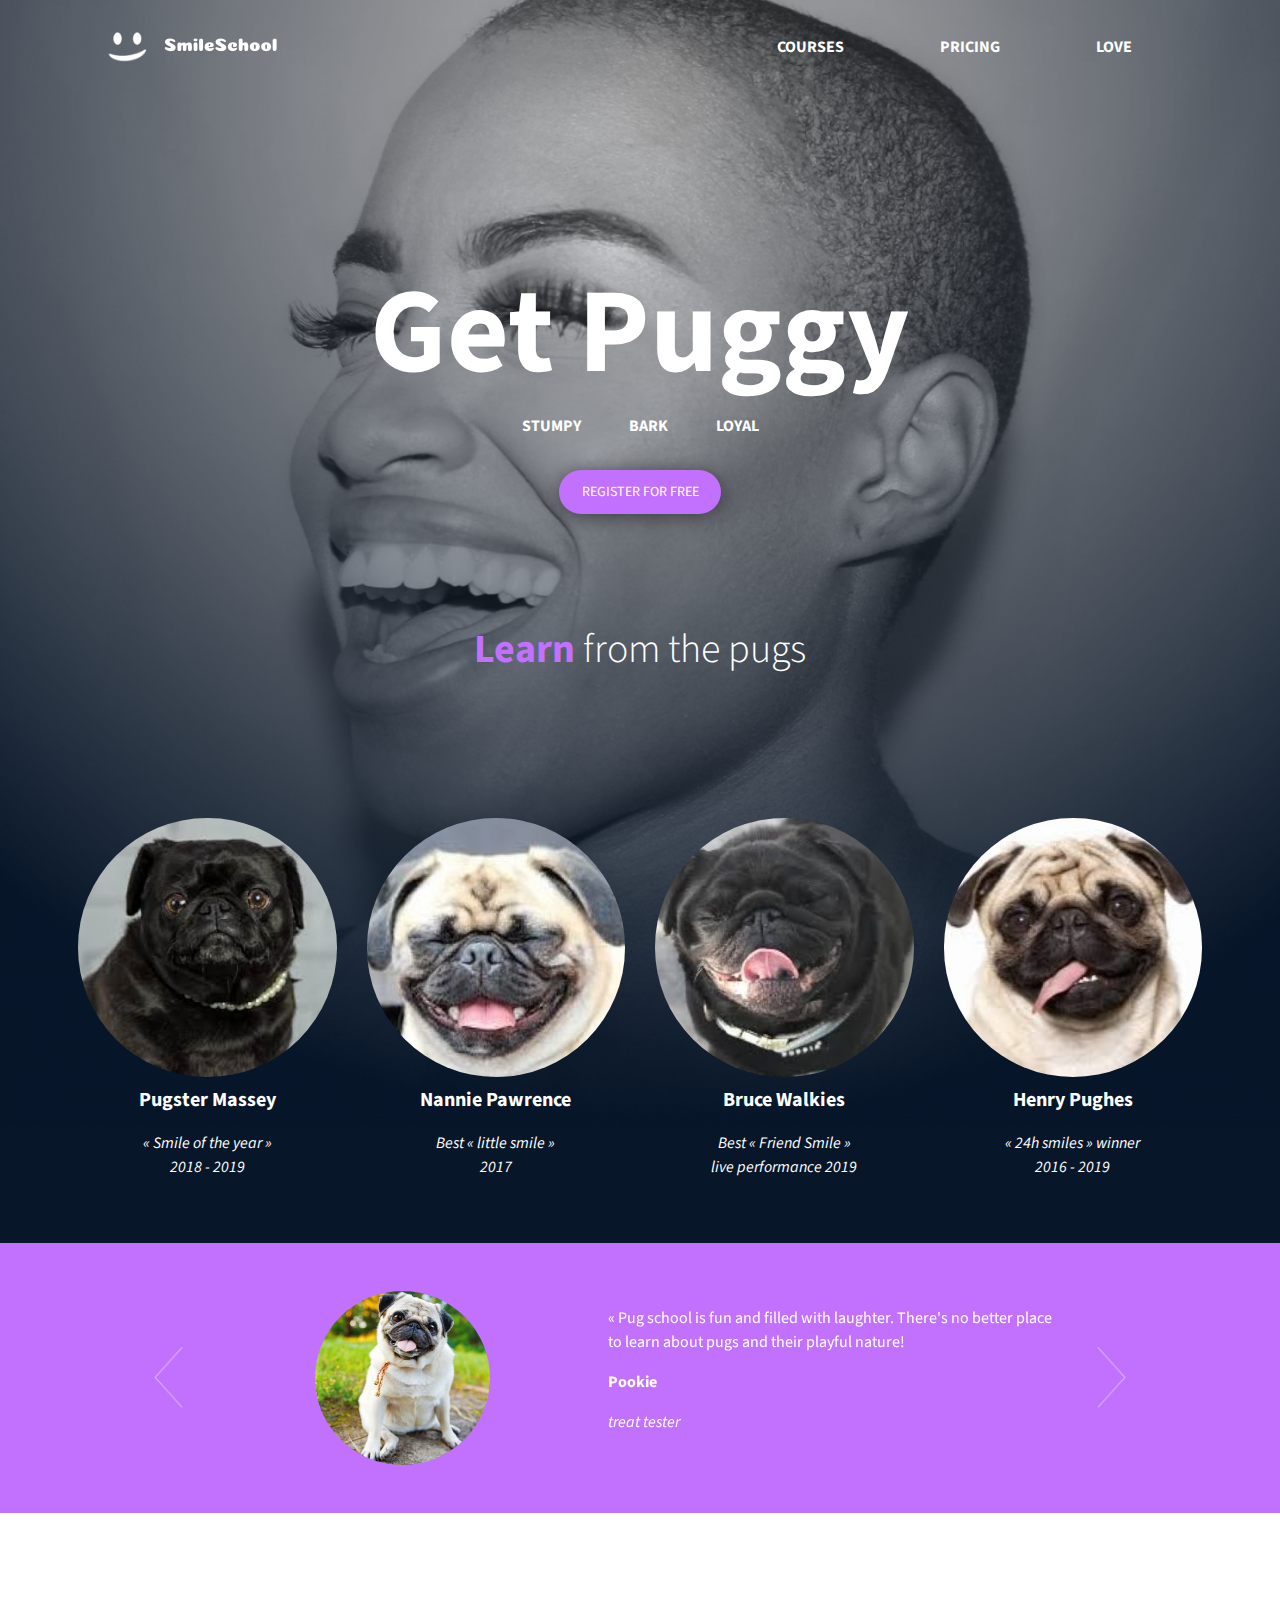
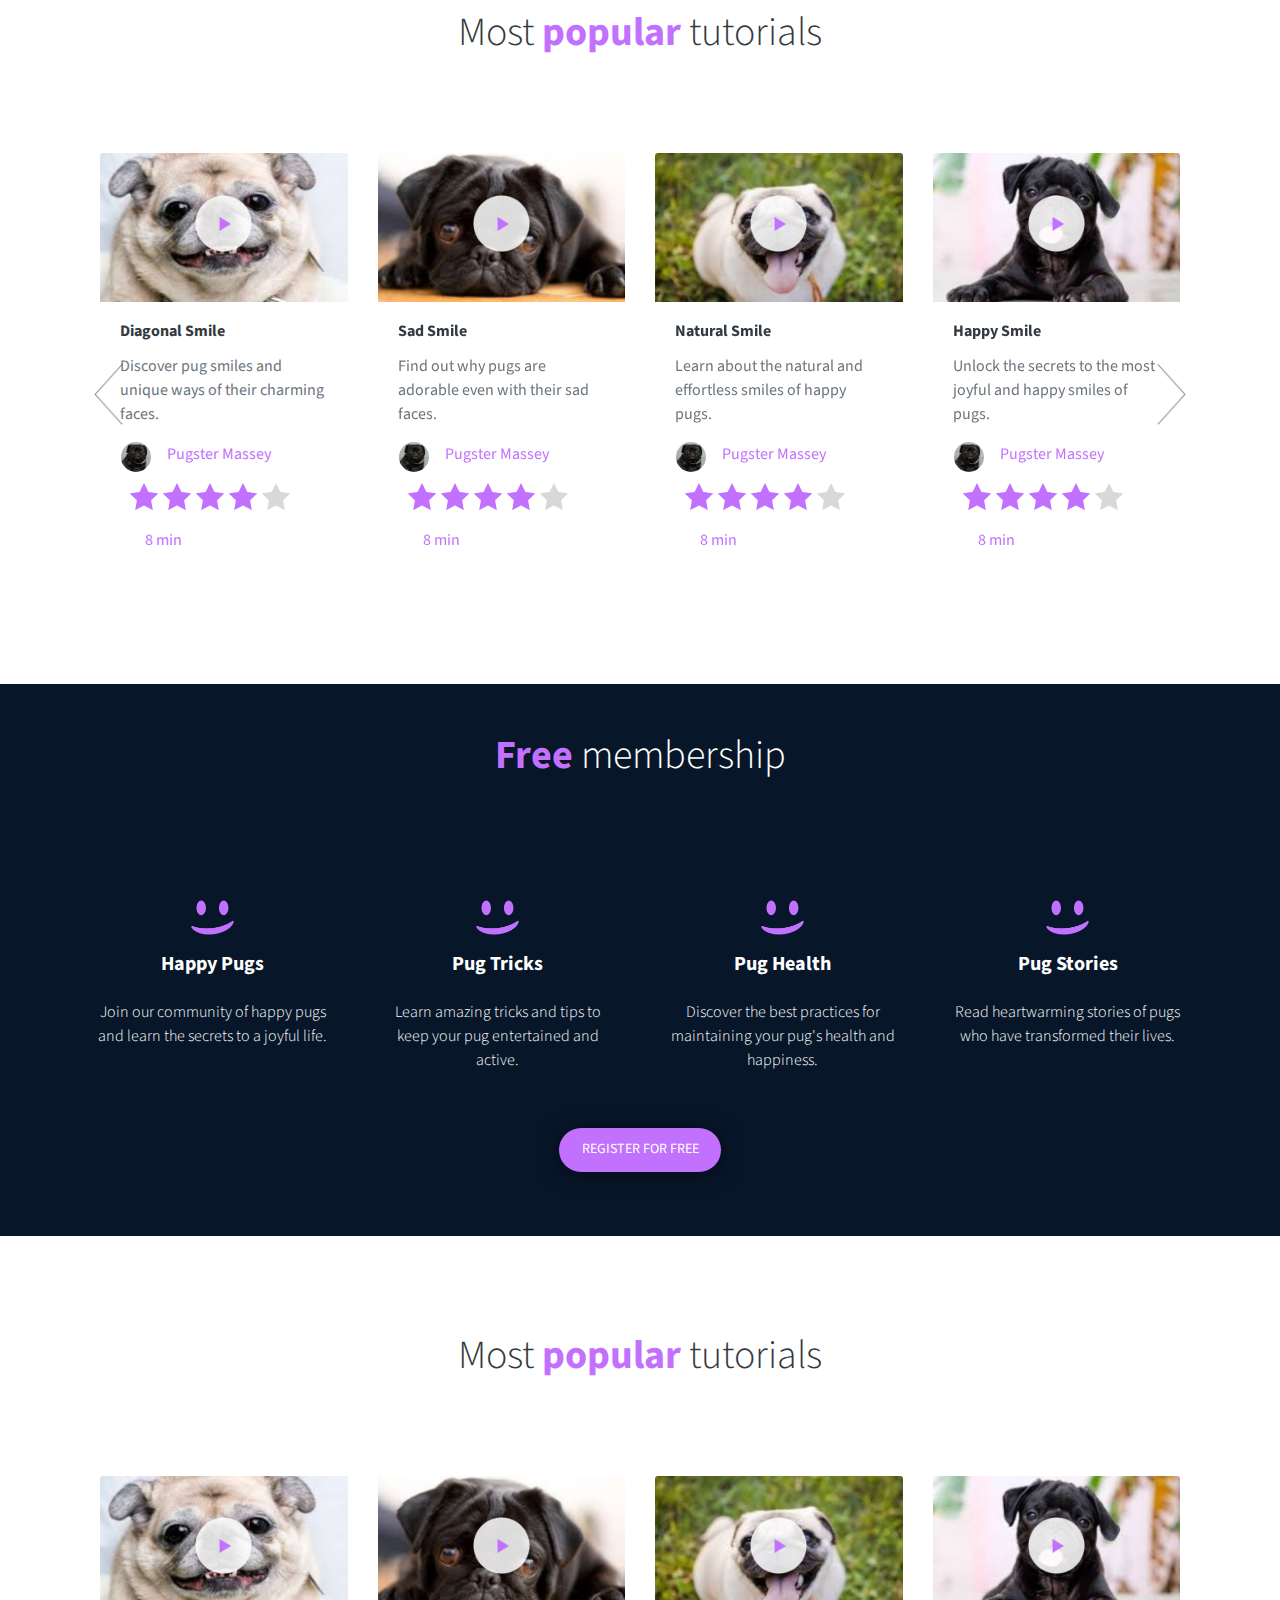
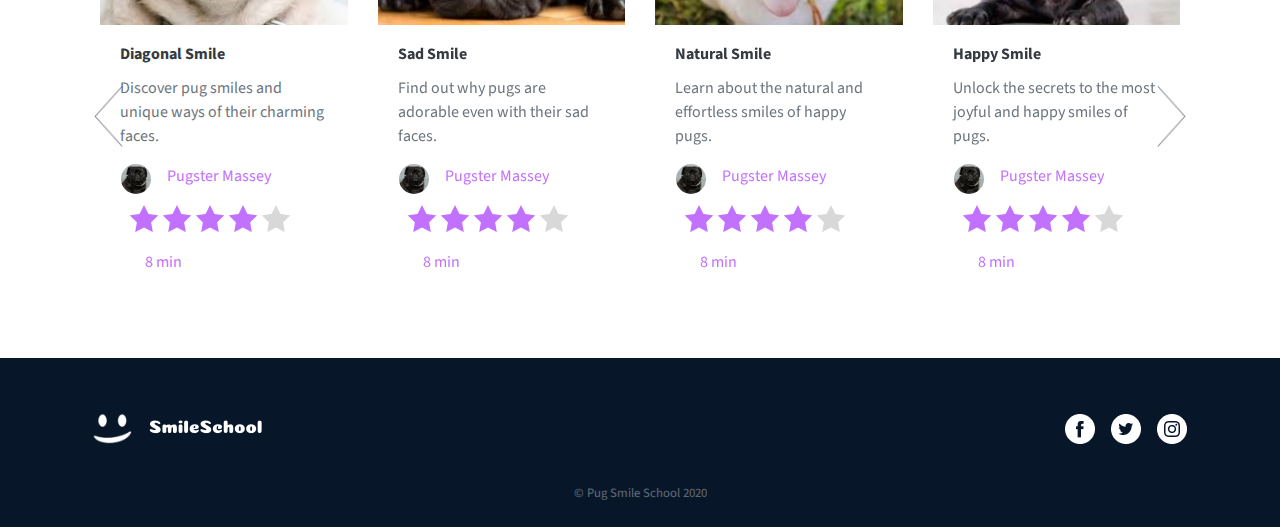
<file: homepage.html>
<!DOCTYPE html>
<html lang="en">

<head>
  <meta charset="UTF-8">
  <meta name="viewport" content="width=device-width, initial-scale=1.0">
  <link href="https://fonts.googleapis.com/css?family=Source+Sans+Pro&display=swap" rel="stylesheet">
  <link href="https://fonts.googleapis.com/css?family=Coiny&display=swap" rel="stylesheet">
  <link rel="stylesheet" href="https://stackpath.bootstrapcdn.com/bootstrap/4.4.1/css/bootstrap.min.css" integrity="sha384-Vkoo8x4CGsO3+Hhxv8T/Q5PaXtkKtu6ug5TOeNV6gBiFeWPGFN9MuhOf23Q9Ifjh" crossorigin="anonymous">
  <link rel="stylesheet" href="styles.css">
  <link rel="icon" href="images/favicon.ico">
  <title>Pug Smile School Homepage</title>
  <script src="https://code.jquery.com/jquery-3.4.1.min.js" integrity="sha256-CSXorXvZcTkaix6Yvo6HppcZGetbYMGWSFlBw8HfCJo=" crossorigin="anonymous" defer></script>
  <script src="https://stackpath.bootstrapcdn.com/bootstrap/4.4.1/js/bootstrap.min.js" integrity="sha384-wfSDF2E50Y2D1uUdj0O3uMBJnjuUD4Ih7YwaYd1iqfktj0Uod8GCExl3Og8ifwB6" crossorigin="anonymous" defer></script>
  <script src="https://cdnjs.cloudflare.com/ajax/libs/popper.js/1.12.9/umd/popper.min.js" integrity="sha384-ApNbgh9B+Y1QKtv3Rn7W3mgPxhU/ScQsAP7hUibX39j7fakFPskvXusvfa0b4Q" crossorigin="anonymous" defer></script>
</head>

<body>
  <header class="container-fluid bg-home">
    <div class="container-lg">
      <nav class="d-flex flex-column flex-sm-row pt-4">
        <!-- Logo Section -->
        <div class="d-flex align-items-center flex-column flex-sm-row col-sm-6 justify-content-center justify-content-sm-start mb-3 mb-sm-0">
          <img class="m-2" src="images/smile_off.png" alt="smiley icon" height="30px">
          <img class="m-2" src="images/logo.png" alt="Smileschool logo" height="30px">
        </div>
        <!-- Burger Menu for Mobile -->
        <button class="navbar-toggler float-left position-absolute d-sm-none" type="button" data-toggle="collapse" data-target="#mainNav" aria-expanded="false" aria-label="Toggle main navigation">
          <span class="burger-icon"></span>
        </button>
        <!-- Navigation Links -->
        <div class="collapse navbar-collapse d-sm-flex col-sm-6" id="mainNav">
          <ul class="navbar-nav ml-auto flex-sm-row align-items-center font-weight-bold">
            <li class="nav-item">
              <a class="nav-link text-white mx-5" href="courses.html">COURSES</a>
            </li>
            <li class="nav-item">
              <a class="nav-link text-white mx-5" href="pricing.html">PRICING</a>
            </li>
            <li class="nav-item">
              <a class="nav-link text-white mx-5" href="love.html">LOVE</a>
            </li>
          </ul>
        </div>
      </nav>
    </div>
    <!-- Hero Section -->
    <div class="position-relative mt-5 pt-5">
      <div class="row">
        <div class="col text-white text-center mt-5 pt-5">
          <h1 class="display-1 font-weight-bold" style="font-size: 120px;">Get Puggy</h1>
        </div>
      </div>
      <div class="row text-white justify-content-center">
        <p class="font-weight-bold">STUMPY</p>
        <p class="font-weight-bold ml-5 mr-5">BARK</p>
        <p class="font-weight-bold">LOYAL</p>
      </div>
      <div class="row">
        <div class="mx-auto py-3">
          <button type="button" class="btn rounded-pill py-2 px-3 text-white mb-5">REGISTER FOR FREE</button>
        </div>
      </div>
    </div>
    <!-- Pro Pugs Section -->
    <h1 class="my-5 text-center text-white"><span class="text-highlight font-weight-bold">Learn</span>
      <span class="font-weight-light"> from the pugs</span>
    </h1>
    <div class="row mx-5 mt-5 pt-5 text-white text-center">
      <div class="col-6 col-md-3 my-5">
        <img class="card-image-top img-fluid rounded-circle mb-2" src="puggies/pug_1.jpg" alt="Pugster Massey">
        <p class="font-weight-bold lead">Pugster Massey</p>
        <p class="font-italic">« Smile of the year »<br>2018 - 2019</p>
      </div>
      <div class="col-6 col-md-3 my-5">
        <img class="card-image-top img-fluid rounded-circle mb-2" src="puggies/pug_2.jpg" alt="Nannie Pawrence">
        <p class="font-weight-bold lead">Nannie Pawrence</p>
        <p class="font-italic">Best « little smile »<br>2017</p>
      </div>
      <div class="col-6 col-md-3 my-5">
        <img class="card-image-top img-fluid rounded-circle mb-2" src="puggies/pug_3.jpg" alt="Bruce Walkies">
        <p class="font-weight-bold lead">Bruce Walkies</p>
        <p class="font-italic">Best « Friend Smile »<br>live performance 2019</p>
      </div>
      <div class="col-6 col-md-3 my-5">
        <img class="card-image-top img-fluid rounded-circle mb-2" src="puggies/pug_4.jpg" alt="Henry Pughes">
        <p class="font-weight-bold lead">Henry Pughes</p>
        <p class="font-italic">« 24h smiles » winner<br>2016 - 2019</p>
      </div>
    </div>
  </header>

  <main>
    <!-- Carousel of quotes -->
    <section class="container-fluid bg-purple text-white pt-5 pb-5">
      <!-- Carousel Container -->
      <div class="container-lg">
        <div id="quoteCarousel" class="carousel slide" data-ride="carousel">
          <div class="carousel-inner">
            <!-- First Carousel Item -->
            <div class="carousel-item active">
              <div class="row justify-content-center align-items-center">
                <div class="col-md-4 text-center">
                  <img src="puggies/pug_5.jpg" class="rounded-circle w-50" alt="A happy fawn pug named Pookie sitting on the ground with her tongue out, in a park setting">
                </div>
                <div class="col-md-5">
                  <div class="quote-content">
                    <blockquote>« Pug school is fun and filled with laughter. There's no better place to learn about pugs and their playful nature!</blockquote>
                    <div class="quote-author">
                      <p class="font-weight-bold">Pookie</p>
                      <p class="font-italic">treat tester</p>
                    </div>
                  </div>
                </div>
              </div>
            </div>
            <!-- Second Carousel Item -->
            <div class="carousel-item">
              <div class="row justify-content-center align-items-center">
                <div class="col-md-4 text-center">
                  <img src="puggies/pug_6.jpg" class="rounded-circle w-50" alt="A young black pug named Buddy with his tongue out, sitting outdoors with a blurred green background">
                </div>
                <div class="col-md-5">
                  <div class="quote-content">
                    <blockquote>« Thanks to Pug school, my social skills have improved tremendously. I love meeting new pug friends here!</blockquote>
                    <div class="quote-author">
                      <p class="font-weight-bold">Buddy</p>
                      <p class="font-italic">social butterfly</p>
                    </div>
                  </div>
                </div>
              </div>
            </div>
            <!-- Third Carousel Item -->
            <div class="carousel-item">
              <div class="row justify-content-center align-items-center">
                <div class="col-md-4 text-center">
                  <img src="puggies/pug_7.jpg" class="rounded-circle w-50" alt="Two happy fawn pugs named Ronnie and Stella, sitting on the grass, both with their tongues out">
                </div>
                <div class="col-md-5">
                  <div class="quote-content">
                    <blockquote>« We love Pug school! We've learned so many tricks and made so many friends. It's the best place for smiling pugs!</blockquote>
                    <div class="quote-author">
                      <p class="font-weight-bold">Stella & Ronnie</p>
                      <p class="font-italic">playtime enthusiasts</p>
                    </div>
                  </div>
                </div>
              </div>
            </div>

          </div>
          <!-- Carousel Controls -->
          <a class="carousel-control-prev" href="#quoteCarousel" role="button" data-slide="prev">
            <img class="img-fluid control-arrow" src="images/arrow_white_left.png" aria-hidden="true" alt="white previous arrow">
            <span class="sr-only">Previous</span>
          </a>
          <a class="carousel-control-next" href="#quoteCarousel" role="button" data-slide="next">
            <img class="img-fluid control-arrow" src="images/arrow_white_right.png" aria-hidden="true" alt="white next arrow">
            <span class="sr-only">Next</span>
          </a>

        </div>
      </div>
    </section>

    <!-- Most Popular tutorials -->
    <section class="container-fluid bg-white text-dark">
      <h1 class="text-center font-weight-light py-5 my-5">Most <span class="font-weight-bold text-highlight">popular</span> tutorials</h1>
      <div id="popularVideoCarousel" class="carousel slide" data-ride="carousel">
        <div class="container-lg">
          <div class="carousel-inner">
            <div class="carousel-item active">
              <div class="d-flex">
                <!-- Video Card 1 -->
                <div class="card col-lg-3 col-md-6 col-12 border-0">
                  <img class="card-img-top" src="puggies/pugnail_1.jpg" alt="A close-up of a happy older, fawn pug with a slightly crooked smile and big, dark eyes.">
                  <div class="card-body mb-5">
                    <h1 class="card-title font-weight-bold" style="font-size: 16px;">Diagonal Smile</h1>
                    <p class="card-text text-secondary">Discover pug smiles and unique ways of their charming faces.</p>
                    <div class="row">
                      <img class="rounded-circle ml-3" src="puggies/pug_1.jpg" height="30px" width="30px" alt="Pugster Massey">
                      <img class="card-img-overlay mx-auto mb-auto" src="images/play.png" alt="play button" style="width: 35%; padding-top: 15%;">
                      <p class="ml-3 text-highlight">Pugster Massey</p>
                    </div>

                    <div class="row justify-content-between align-items-center px-4">
                      <div class="star-rating">
                        <img src="images/star_on.png" alt="purple star">
                        <img src="images/star_on.png" alt="purple star">
                        <img src="images/star_on.png" alt="purple star">
                        <img src="images/star_on.png" alt="purple star">
                        <img src="images/star_off.png" alt="gray star">
                      </div>

                      <p class="text-highlight ml-3 pt-3">8 min</p>
                    </div>
                  </div>
                </div>
                <!-- Video Card 2 -->
                <div class="card col-lg-3 col-md-6 col-12 border-0">
                  <img class="card-img-top" src="puggies/pugnail_2.jpg" alt="A black pug with a sad expression, lying down with its head on the floor.">
                  <div class="card-body">
                    <h1 class="card-title font-weight-bold" style="font-size: 16px;">Sad Smile</h1>
                    <p class="card-text text-secondary">Find out why pugs are adorable even with their sad faces.</p>
                    <div class="row">
                      <img class="rounded-circle ml-3" src="puggies/pug_1.jpg" height="30px" width="30px" alt="Pugster Massey">
                      <img class="card-img-overlay mx-auto mb-auto" src="images/play.png" alt="play button" style="width: 35%; padding-top: 15%;">
                      <p class="ml-3 text-highlight">Pugster Massey</p>
                    </div>

                    <div class="row justify-content-between align-items-center px-4">
                      <div class="star-rating">
                        <img src="images/star_on.png" alt="purple star">
                        <img src="images/star_on.png" alt="purple star">
                        <img src="images/star_on.png" alt="purple star">
                        <img src="images/star_on.png" alt="purple star">
                        <img src="images/star_off.png" alt="gray star">
                      </div>

                      <p class="text-highlight ml-3 pt-3">8 min</p>
                    </div>
                  </div>
                </div>
                <!-- Video Card 3 -->
                <div class="card col-lg-3 col-md-6 col-12 border-0">
                  <img class="card-img-top" src="puggies/pugnail_3.jpg" alt="A joyful fawn pug with a big smile and tongue sticking out, sitting on grass.">
                  <div class="card-body">
                    <h1 class="card-title font-weight-bold" style="font-size: 16px;">Natural Smile</h1>
                    <p class="card-text text-secondary">Learn about the natural and effortless smiles of happy pugs.</p>
                    <div class="row">
                      <img class="rounded-circle ml-3" src="puggies/pug_1.jpg" height="30px" width="30px" alt="Pugster Massey">
                      <img class="card-img-overlay mx-auto mb-auto" src="images/play.png" alt="play button" style="width: 35%; padding-top: 15%;">
                      <p class="ml-3 text-highlight">Pugster Massey</p>
                    </div>

                    <div class="row justify-content-between align-items-center px-4">
                      <div class="star-rating">
                        <img src="images/star_on.png" alt="purple star">
                        <img src="images/star_on.png" alt="purple star">
                        <img src="images/star_on.png" alt="purple star">
                        <img src="images/star_on.png" alt="purple star">
                        <img src="images/star_off.png" alt="gray star">
                      </div>

                      <p class="text-highlight ml-3 pt-3">8 min</p>
                    </div>
                  </div>
                </div>
                <!-- Video Card 4 -->
                <div class="card col-lg-3 col-md-6 col-12 border-0">
                  <img class="card-img-top" src="puggies/pugnail_4.jpg" alt="A black pug with a playful expression, lying down with its tongue out.">
                  <div class="card-body">
                    <h1 class="card-title font-weight-bold" style="font-size: 16px;">Happy Smile</h1>
                    <p class="card-text text-secondary">Unlock the secrets to the most joyful and happy smiles of pugs.</p>
                    <div class="row">
                      <img class="rounded-circle ml-3" src="puggies/pug_1.jpg" height="30px" width="30px" alt="Pugster Massey">
                      <img class="card-img-overlay mx-auto mb-auto" src="images/play.png" alt="play button" style="width: 35%; padding-top: 15%;">
                      <p class="ml-3 text-highlight">Pugster Massey</p>
                    </div>

                    <div class="row justify-content-between align-items-center px-4">
                      <div class="star-rating">
                        <img src="images/star_on.png" alt="purple star">
                        <img src="images/star_on.png" alt="purple star">
                        <img src="images/star_on.png" alt="purple star">
                        <img src="images/star_on.png" alt="purple star">
                        <img src="images/star_off.png" alt="gray star">
                      </div>

                      <p class="text-highlight ml-3 pt-3">8 min</p>
                    </div>
                  </div>
                </div>
              </div>
            </div>

            <!-- Second Carousel Item -->
            <div class="carousel-item">
              <div class="d-flex">
                <!-- Video Card 5 -->
                <div class="card col-lg-3 col-md-6 col-12 border-0">
                  <img class="card-img-top" src="puggies/pugnail_1.jpg" alt="A close-up of a happy older, fawn pug with a slightly crooked smile and big, dark eyes.">
                  <div class="card-body">
                    <h1 class="card-title font-weight-bold" style="font-size: 16px;">Diagonal Smile</h1>
                    <p class="card-text text-secondary">Discover pug smiles and unique ways of their charming faces.</p>
                    <div class="row">
                      <img class="rounded-circle ml-3" src="puggies/pug_1.jpg" height="30px" width="30px" alt="Pugster Massey">
                      <img class="card-img-overlay mx-auto mb-auto" src="images/play.png" alt="play button" style="width: 35%; padding-top: 15%;">
                      <p class="ml-3 text-highlight">Pugster Massey</p>
                    </div>

                    <div class="row justify-content-between align-items-center px-4">
                      <div class="star-rating">
                        <img src="images/star_on.png" alt="purple star">
                        <img src="images/star_on.png" alt="purple star">
                        <img src="images/star_on.png" alt="purple star">
                        <img src="images/star_on.png" alt="purple star">
                        <img src="images/star_off.png" alt="gray star">
                      </div>

                      <p class="text-highlight ml-3 pt-3">8 min</p>
                    </div>
                  </div>
                </div>

                <!-- Video Card 6 -->
                <div class="card col-lg-3 col-md-6 col-12 border-0">
                  <img class="card-img-top" src="puggies/pugnail_2.jpg" alt="A black pug with a sad expression, lying down with its head on the floor.">
                  <div class="card-body">
                    <h1 class="card-title font-weight-bold" style="font-size: 16px;">Sad Smile</h1>
                    <p class="card-text text-secondary">Find out why pugs are adorable even with their sad faces.</p>
                    <div class="row">
                      <img class="rounded-circle ml-3" src="puggies/pug_1.jpg" height="30px" width="30px" alt="Pugster Massey">
                      <img class="card-img-overlay mx-auto mb-auto" src="images/play.png" alt="play button" style="width: 35%; padding-top: 15%;">
                      <p class="ml-3 text-highlight">Pugster Massey</p>
                    </div>

                    <div class="row justify-content-between align-items-center px-4">
                      <div class="star-rating">
                        <img src="images/star_on.png" alt="purple star">
                        <img src="images/star_on.png" alt="purple star">
                        <img src="images/star_on.png" alt="purple star">
                        <img src="images/star_on.png" alt="purple star">
                        <img src="images/star_off.png" alt="gray star">
                      </div>

                      <p class="text-highlight ml-3 pt-3">8 min</p>
                    </div>
                  </div>
                </div>

                <!-- Video Card 7 -->
                <div class="card col-lg-3 col-md-6 col-12 border-0">
                  <img class="card-img-top" src="puggies/pugnail_3.jpg" alt="A joyful fawn pug with a big smile and tongue sticking out, sitting on grass.">
                  <div class="card-body mb-5">
                    <h1 class="card-title font-weight-bold" style="font-size: 16px;">Natural Smile</h1>
                    <p class="card-text text-secondary">Learn about the natural and effortless smiles of happy pugs.</p>
                    <div class="row">
                      <img class="rounded-circle ml-3" src="puggies/pug_1.jpg" height="30px" width="30px" alt="Pugster Massey">
                      <img class="card-img-overlay mx-auto mb-auto" src="images/play.png" alt="play button" style="width: 35%; padding-top: 15%;">
                      <p class="ml-3 text-highlight">Pugster Massey</p>
                    </div>

                    <div class="row justify-content-between align-items-center px-4">
                      <div class="star-rating">
                        <img src="images/star_on.png" alt="purple star">
                        <img src="images/star_on.png" alt="purple star">
                        <img src="images/star_on.png" alt="purple star">
                        <img src="images/star_on.png" alt="purple star">
                        <img src="images/star_off.png" alt="gray star">
                      </div>

                      <p class="text-highlight ml-3 pt-3">8 min</p>
                    </div>
                  </div>
                </div>

                <!-- Video Card 8 -->
                <div class="card col-lg-3 col-md-6 col-12 border-0">
                  <img class="card-img-top" src="puggies/pugnail_4.jpg" alt="A black pug with a playful expression, lying down with its tongue out.">
                  <div class="card-body">
                    <h1 class="card-title font-weight-bold" style="font-size: 16px;">Happy Smile</h1>
                    <p class="card-text text-secondary">Unlock the secrets to the most joyful and happy smiles of pugs.</p>
                    <div class="row">
                      <img class="rounded-circle ml-3" src="puggies/pug_1.jpg" height="30px" width="30px" alt="Pugster Massey">
                      <img class="card-img-overlay mx-auto mb-auto" src="images/play.png" alt="play button" style="width: 35%; padding-top: 15%;">
                      <p class="ml-3 text-highlight">Pugster Massey</p>
                    </div>

                    <div class="row justify-content-between align-items-center px-4">
                      <div class="star-rating">
                        <img src="images/star_on.png" alt="purple star">
                        <img src="images/star_on.png" alt="purple star">
                        <img src="images/star_on.png" alt="purple star">
                        <img src="images/star_on.png" alt="purple star">
                        <img src="images/star_off.png" alt="gray star">
                      </div>

                      <p class="text-highlight ml-3 pt-3">8 min</p>
                    </div>
                  </div>
                </div>
              </div>
            </div>
          </div>

          <!-- Carousel Controls -->
          <a class="carousel-control-prev" href="#popularVideoCarousel" role="button" data-slide="prev">
            <img class="img-fluid control-arrow" src="images/arrow_black_left.png" aria-hidden="true" alt="black previous arrow">
            <span class="sr-only">Previous</span>
          </a>
          <a class="carousel-control-next" href="#popularVideoCarousel" role="button" data-slide="next">
            <img class="img-fluid control-arrow" src="images/arrow_black_right.png" aria-hidden="true" alt="black next arrow">
            <span class="sr-only">Next</span>
          </a>
        </div>
      </div>
    </section>


    <!-- Free Membership Section -->
    <section class="container-fluid bg-cyprus">
      <h1 class="text-white text-center font-weight-light py-5 my-5"><span class="font-weight-bold text-highlight">Free</span> membership</h1>
      <div class="container-lg">
        <div class="row">
          <div class="col-lg-3 col-md-6 col-12 text-center p-4">
            <img src="images/smile_on.png" alt="purple smiley" height="36" width="45">
            <h1 class="text-white font-weight-bold pt-3 pb-3 lead">Happy Pugs</h1>
            <p class="text-white font-weight-light">Join our community of happy pugs and learn the secrets to a joyful life.</p>
          </div>

          <div class="col-lg-3 col-md-6 col-12 text-center p-4">
            <img src="images/smile_on.png" alt="purple smiley" height="36" width="45">
            <h1 class="text-white font-weight-bold pt-3 pb-3 lead">Pug Tricks</h1>
            <p class="text-white font-weight-light">Learn amazing tricks and tips to keep your pug entertained and active.</p>
          </div>

          <div class="col-lg-3 col-md-6 col-12 text-center p-4">
            <img src="images/smile_on.png" alt="purple smiley" height="36" width="45">
            <h1 class="text-white font-weight-bold pt-3 pb-3 lead">Pug Health</h1>
            <p class="text-white font-weight-light">Discover the best practices for maintaining your pug's health and happiness.</p>
          </div>

          <div class="col-lg-3 col-md-6 col-12 text-center p-4">
            <img src="images/smile_on.png" alt="purple smiley" height="36" width="45">
            <h1 class="text-white font-weight-bold pt-3 pb-3 lead">Pug Stories</h1>
            <p class="text-white font-weight-light">Read heartwarming stories of pugs who have transformed their lives.</p>
          </div>
        </div>
        <div class="row">
          <div class="mx-auto py-3">
            <button type="button" class="btn rounded-pill py-2 px-3 text-white mb-5">REGISTER FOR FREE</button>
          </div>
        </div>
      </div>
    </section>

    <!-- Latest videos -->
    <section class="container-fluid bg-white text-dark">
      <h1 class="text-center font-weight-light py-5 my-5">Most <span class="font-weight-bold text-highlight">popular</span> tutorials</h1>
      <div id="popularVideoCarousel" class="carousel slide" data-ride="carousel">
        <div class="container-lg">
          <div class="carousel-inner">
            <div class="carousel-item active">
              <div class="d-flex">
                <!-- Video Card 1 -->
                <div class="card col-lg-3 col-md-6 col-12 border-0">
                  <img class="card-img-top" src="puggies/pugnail_1.jpg" alt="A close-up of a happy older, fawn pug with a slightly crooked smile and big, dark eyes.">
                  <div class="card-body mb-5">
                    <h1 class="card-title font-weight-bold" style="font-size: 16px;">Diagonal Smile</h1>
                    <p class="card-text text-secondary">Discover pug smiles and unique ways of their charming faces.</p>
                    <div class="row">
                      <img class="rounded-circle ml-3" src="puggies/pug_1.jpg" height="30px" width="30px" alt="Pugster Massey">
                      <img class="card-img-overlay mx-auto mb-auto" src="images/play.png" alt="play button" style="width: 35%; padding-top: 15%;">
                      <p class="ml-3 text-highlight">Pugster Massey</p>
                    </div>

                    <div class="row justify-content-between align-items-center px-4">
                      <div class="star-rating">
                        <img src="images/star_on.png" alt="purple star">
                        <img src="images/star_on.png" alt="purple star">
                        <img src="images/star_on.png" alt="purple star">
                        <img src="images/star_on.png" alt="purple star">
                        <img src="images/star_off.png" alt="gray star">
                      </div>

                      <p class="text-highlight ml-3 pt-3">8 min</p>
                    </div>
                  </div>
                </div>
                <!-- Video Card 2 -->
                <div class="card col-lg-3 col-md-6 col-12 border-0">
                  <img class="card-img-top" src="puggies/pugnail_2.jpg" alt="A black pug with a sad expression, lying down with its head on the floor.">
                  <div class="card-body">
                    <h1 class="card-title font-weight-bold" style="font-size: 16px;">Sad Smile</h1>
                    <p class="card-text text-secondary">Find out why pugs are adorable even with their sad faces.</p>
                    <div class="row">
                      <img class="rounded-circle ml-3" src="puggies/pug_1.jpg" height="30px" width="30px" alt="Pugster Massey">
                      <img class="card-img-overlay mx-auto mb-auto" src="images/play.png" alt="play button" style="width: 35%; padding-top: 15%;">
                      <p class="ml-3 text-highlight">Pugster Massey</p>
                    </div>

                    <div class="row justify-content-between align-items-center px-4">
                      <div class="star-rating">
                        <img src="images/star_on.png" alt="purple star">
                        <img src="images/star_on.png" alt="purple star">
                        <img src="images/star_on.png" alt="purple star">
                        <img src="images/star_on.png" alt="purple star">
                        <img src="images/star_off.png" alt="gray star">
                      </div>

                      <p class="text-highlight ml-3 pt-3">8 min</p>
                    </div>
                  </div>
                </div>
                <!-- Video Card 3 -->
                <div class="card col-lg-3 col-md-6 col-12 border-0">
                  <img class="card-img-top" src="puggies/pugnail_3.jpg" alt="A joyful fawn pug with a big smile and tongue sticking out, sitting on grass.">
                  <div class="card-body">
                    <h1 class="card-title font-weight-bold" style="font-size: 16px;">Natural Smile</h1>
                    <p class="card-text text-secondary">Learn about the natural and effortless smiles of happy pugs.</p>
                    <div class="row">
                      <img class="rounded-circle ml-3" src="puggies/pug_1.jpg" height="30px" width="30px" alt="Pugster Massey">
                      <img class="card-img-overlay mx-auto mb-auto" src="images/play.png" alt="play button" style="width: 35%; padding-top: 15%;">
                      <p class="ml-3 text-highlight">Pugster Massey</p>
                    </div>

                    <div class="row justify-content-between align-items-center px-4">
                      <div class="star-rating">
                        <img src="images/star_on.png" alt="purple star">
                        <img src="images/star_on.png" alt="purple star">
                        <img src="images/star_on.png" alt="purple star">
                        <img src="images/star_on.png" alt="purple star">
                        <img src="images/star_off.png" alt="gray star">
                      </div>

                      <p class="text-highlight ml-3 pt-3">8 min</p>
                    </div>
                  </div>
                </div>
                <!-- Video Card 4 -->
                <div class="card col-lg-3 col-md-6 col-12 border-0">
                  <img class="card-img-top" src="puggies/pugnail_4.jpg" alt="A black pug with a playful expression, lying down with its tongue out.">
                  <div class="card-body">
                    <h1 class="card-title font-weight-bold" style="font-size: 16px;">Happy Smile</h1>
                    <p class="card-text text-secondary">Unlock the secrets to the most joyful and happy smiles of pugs.</p>
                    <div class="row">
                      <img class="rounded-circle ml-3" src="puggies/pug_1.jpg" height="30px" width="30px" alt="Pugster Massey">
                      <img class="card-img-overlay mx-auto mb-auto" src="images/play.png" alt="play button" style="width: 35%; padding-top: 15%;">
                      <p class="ml-3 text-highlight">Pugster Massey</p>
                    </div>

                    <div class="row justify-content-between align-items-center px-4">
                      <div class="star-rating">
                        <img src="images/star_on.png" alt="purple star">
                        <img src="images/star_on.png" alt="purple star">
                        <img src="images/star_on.png" alt="purple star">
                        <img src="images/star_on.png" alt="purple star">
                        <img src="images/star_off.png" alt="gray star">
                      </div>

                      <p class="text-highlight ml-3 pt-3">8 min</p>
                    </div>
                  </div>
                </div>
              </div>
            </div>

            <!-- Second Carousel Item -->
            <div class="carousel-item">
              <div class="d-flex">
                <!-- Video Card 5 -->
                <div class="card col-lg-3 col-md-6 col-12 border-0">
                  <img class="card-img-top" src="puggies/pugnail_1.jpg" alt="A close-up of a happy older, fawn pug with a slightly crooked smile and big, dark eyes.">
                  <div class="card-body">
                    <h1 class="card-title font-weight-bold" style="font-size: 16px;">Diagonal Smile</h1>
                    <p class="card-text text-secondary">Discover pug smiles and unique ways of their charming faces.</p>
                    <div class="row">
                      <img class="rounded-circle ml-3" src="puggies/pug_1.jpg" height="30px" width="30px" alt="Pugster Massey">
                      <img class="card-img-overlay mx-auto mb-auto" src="images/play.png" alt="play button" style="width: 35%; padding-top: 15%;">
                      <p class="ml-3 text-highlight">Pugster Massey</p>
                    </div>

                    <div class="row justify-content-between align-items-center px-4">
                      <div class="star-rating">
                        <img src="images/star_on.png" alt="purple star">
                        <img src="images/star_on.png" alt="purple star">
                        <img src="images/star_on.png" alt="purple star">
                        <img src="images/star_on.png" alt="purple star">
                        <img src="images/star_off.png" alt="gray star">
                      </div>

                      <p class="text-highlight ml-3 pt-3">8 min</p>
                    </div>
                  </div>
                </div>

                <!-- Video Card 6 -->
                <div class="card col-lg-3 col-md-6 col-12 border-0">
                  <img class="card-img-top" src="puggies/pugnail_2.jpg" alt="A black pug with a sad expression, lying down with its head on the floor.">
                  <div class="card-body">
                    <h1 class="card-title font-weight-bold" style="font-size: 16px;">Sad Smile</h1>
                    <p class="card-text text-secondary">Find out why pugs are adorable even with their sad faces.</p>
                    <div class="row">
                      <img class="rounded-circle ml-3" src="puggies/pug_1.jpg" height="30px" width="30px" alt="Pugster Massey">
                      <img class="card-img-overlay mx-auto mb-auto" src="images/play.png" alt="play button" style="width: 35%; padding-top: 15%;">
                      <p class="ml-3 text-highlight">Pugster Massey</p>
                    </div>

                    <div class="row justify-content-between align-items-center px-4">
                      <div class="star-rating">
                        <img src="images/star_on.png" alt="purple star">
                        <img src="images/star_on.png" alt="purple star">
                        <img src="images/star_on.png" alt="purple star">
                        <img src="images/star_on.png" alt="purple star">
                        <img src="images/star_off.png" alt="gray star">
                      </div>

                      <p class="text-highlight ml-3 pt-3">8 min</p>
                    </div>
                  </div>
                </div>

                <!-- Video Card 7 -->
                <div class="card col-lg-3 col-md-6 col-12 border-0">
                  <img class="card-img-top" src="puggies/pugnail_3.jpg" alt="A joyful fawn pug with a big smile and tongue sticking out, sitting on grass.">
                  <div class="card-body mb-5">
                    <h1 class="card-title font-weight-bold" style="font-size: 16px;">Natural Smile</h1>
                    <p class="card-text text-secondary">Learn about the natural and effortless smiles of happy pugs.</p>
                    <div class="row">
                      <img class="rounded-circle ml-3" src="puggies/pug_1.jpg" height="30px" width="30px" alt="Pugster Massey">
                      <img class="card-img-overlay mx-auto mb-auto" src="images/play.png" alt="play button" style="width: 35%; padding-top: 15%;">
                      <p class="ml-3 text-highlight">Pugster Massey</p>
                    </div>

                    <div class="row justify-content-between align-items-center px-4">
                      <div class="star-rating">
                        <img src="images/star_on.png" alt="purple star">
                        <img src="images/star_on.png" alt="purple star">
                        <img src="images/star_on.png" alt="purple star">
                        <img src="images/star_on.png" alt="purple star">
                        <img src="images/star_off.png" alt="gray star">
                      </div>

                      <p class="text-highlight ml-3 pt-3">8 min</p>
                    </div>
                  </div>
                </div>

                <!-- Video Card 8 -->
                <div class="card col-lg-3 col-md-6 col-12 border-0">
                  <img class="card-img-top" src="puggies/pugnail_4.jpg" alt="A black pug with a playful expression, lying down with its tongue out.">
                  <div class="card-body">
                    <h1 class="card-title font-weight-bold" style="font-size: 16px;">Happy Smile</h1>
                    <p class="card-text text-secondary">Unlock the secrets to the most joyful and happy smiles of pugs.</p>
                    <div class="row">
                      <img class="rounded-circle ml-3" src="puggies/pug_1.jpg" height="30px" width="30px" alt="Pugster Massey">
                      <img class="card-img-overlay mx-auto mb-auto" src="images/play.png" alt="play button" style="width: 35%; padding-top: 15%;">
                      <p class="ml-3 text-highlight">Pugster Massey</p>
                    </div>

                    <div class="row justify-content-between align-items-center px-4">
                      <div class="star-rating">
                        <img src="images/star_on.png" alt="purple star">
                        <img src="images/star_on.png" alt="purple star">
                        <img src="images/star_on.png" alt="purple star">
                        <img src="images/star_on.png" alt="purple star">
                        <img src="images/star_off.png" alt="gray star">
                      </div>

                      <p class="text-highlight ml-3 pt-3">8 min</p>
                    </div>
                  </div>
                </div>
              </div>
            </div>
          </div>

          <!-- Carousel Controls -->
          <a class="carousel-control-prev" href="#popularVideoCarousel" role="button" data-slide="prev">
            <img class="img-fluid control-arrow" src="images/arrow_black_left.png" aria-hidden="true" alt="black previous arrow">
            <span class="sr-only">Previous</span>
          </a>
          <a class="carousel-control-next" href="#popularVideoCarousel" role="button" data-slide="next">
            <img class="img-fluid control-arrow" src="images/arrow_black_right.png" aria-hidden="true" alt="black next arrow">
            <span class="sr-only">Next</span>
          </a>
        </div>
      </div>
    </section>

  </main>


  <!-- FOOTER -->
  <footer class="container-fluid bg-cyprus text-white pt-5 pb-4">
    <div class="container-lg">
      <div class="row align-items-center">
        <div class="d-flex align-items-center flex-column flex-sm-row col-sm-6 justify-content-center justify-content-sm-start mb-3 mb-sm-0">
          <img class="m-2" src="images/smile_off.png" alt="smiley icon" height="30px">
          <img class="m-2" src="images/logo.png" alt="Smileschool logo" height="30px">
        </div>
        <div class="footer-social col-12 col-sm-6 d-flex justify-content-center justify-content-sm-end">
          <a href="#"><img src="images/facebook.png" alt="Facebook" class="social-icon mx-2"></a>
          <a href="#"><img src="images/twitter.png" alt="Twitter" class="social-icon mx-2"></a>
          <a href="#"><img src="images/instagram.png" alt="Instagram" class="social-icon mx-2"></a>
        </div>
      </div>
      <p class="footer-copyright small text-center mb-0" style="opacity: 0.3517; margin-top: 2rem;">© Pug Smile School 2020</p>
    </div>
  </footer>


</body>

</html>
</file>
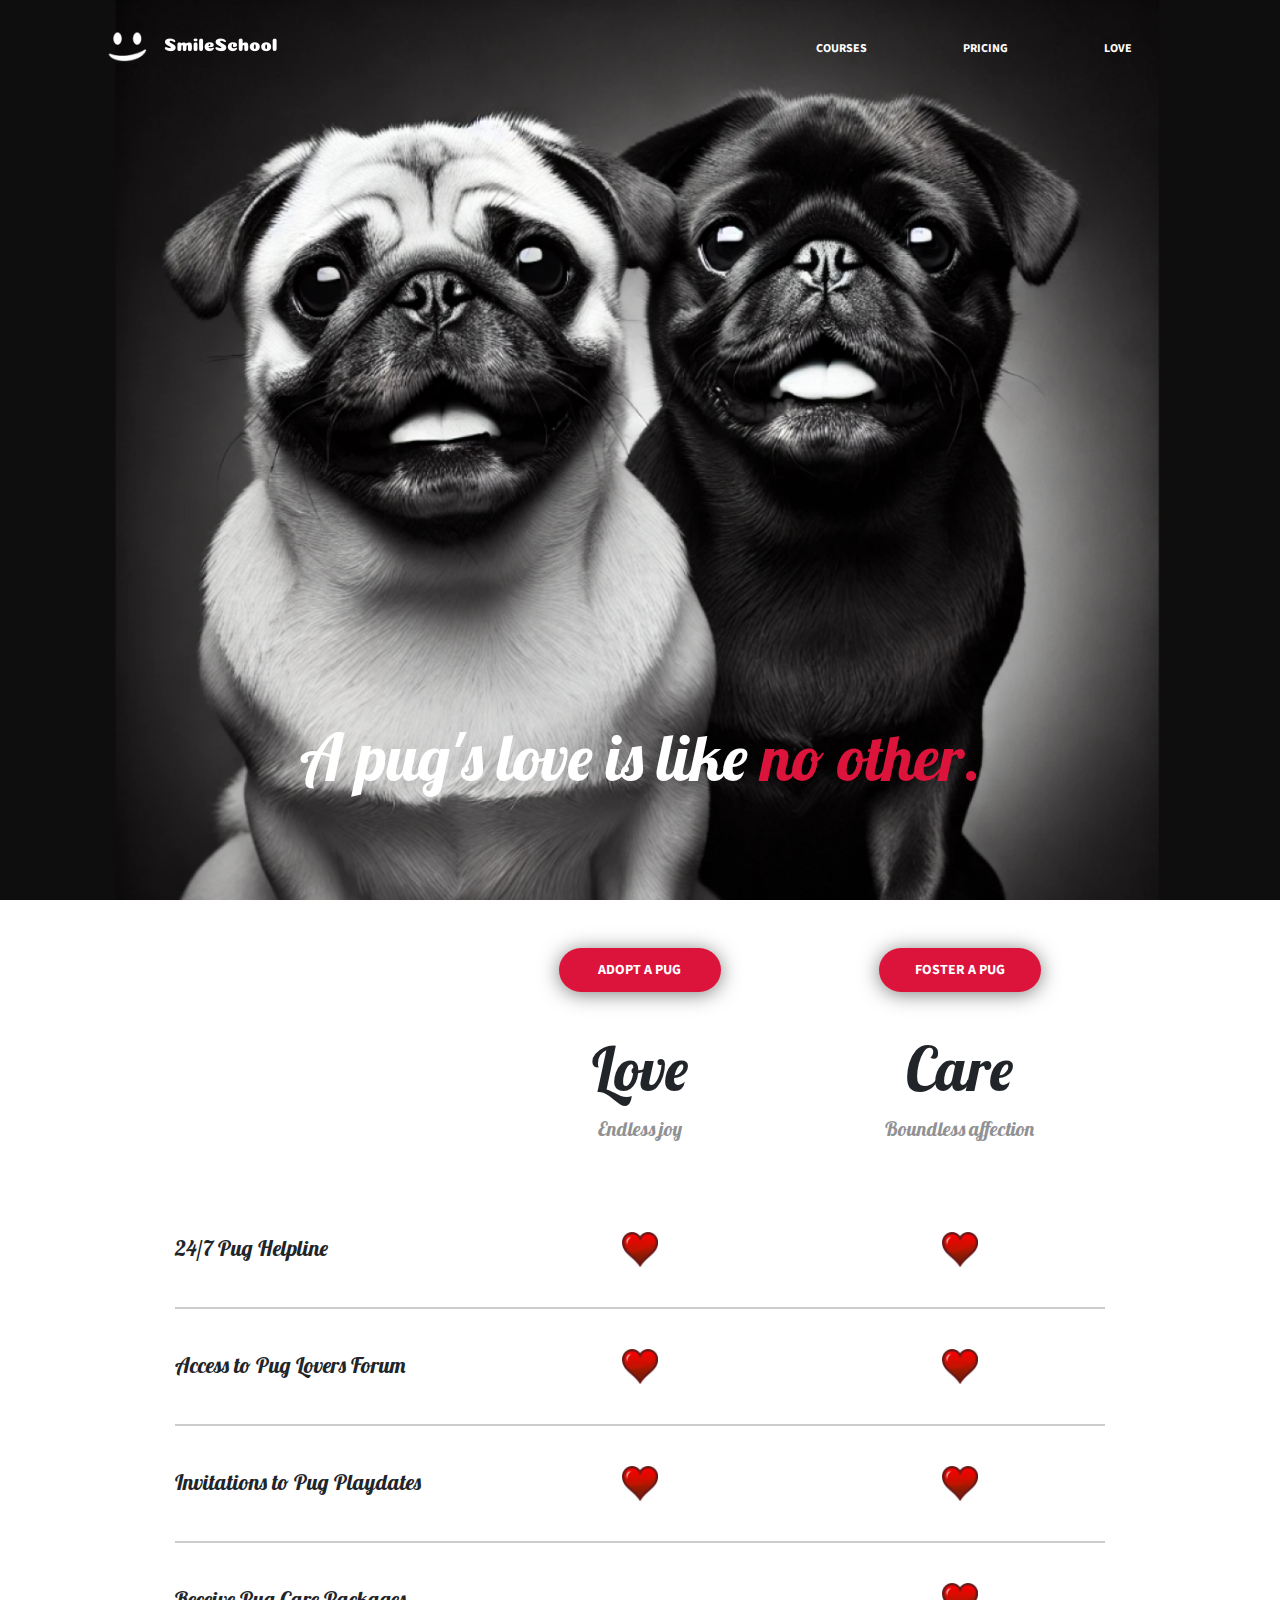
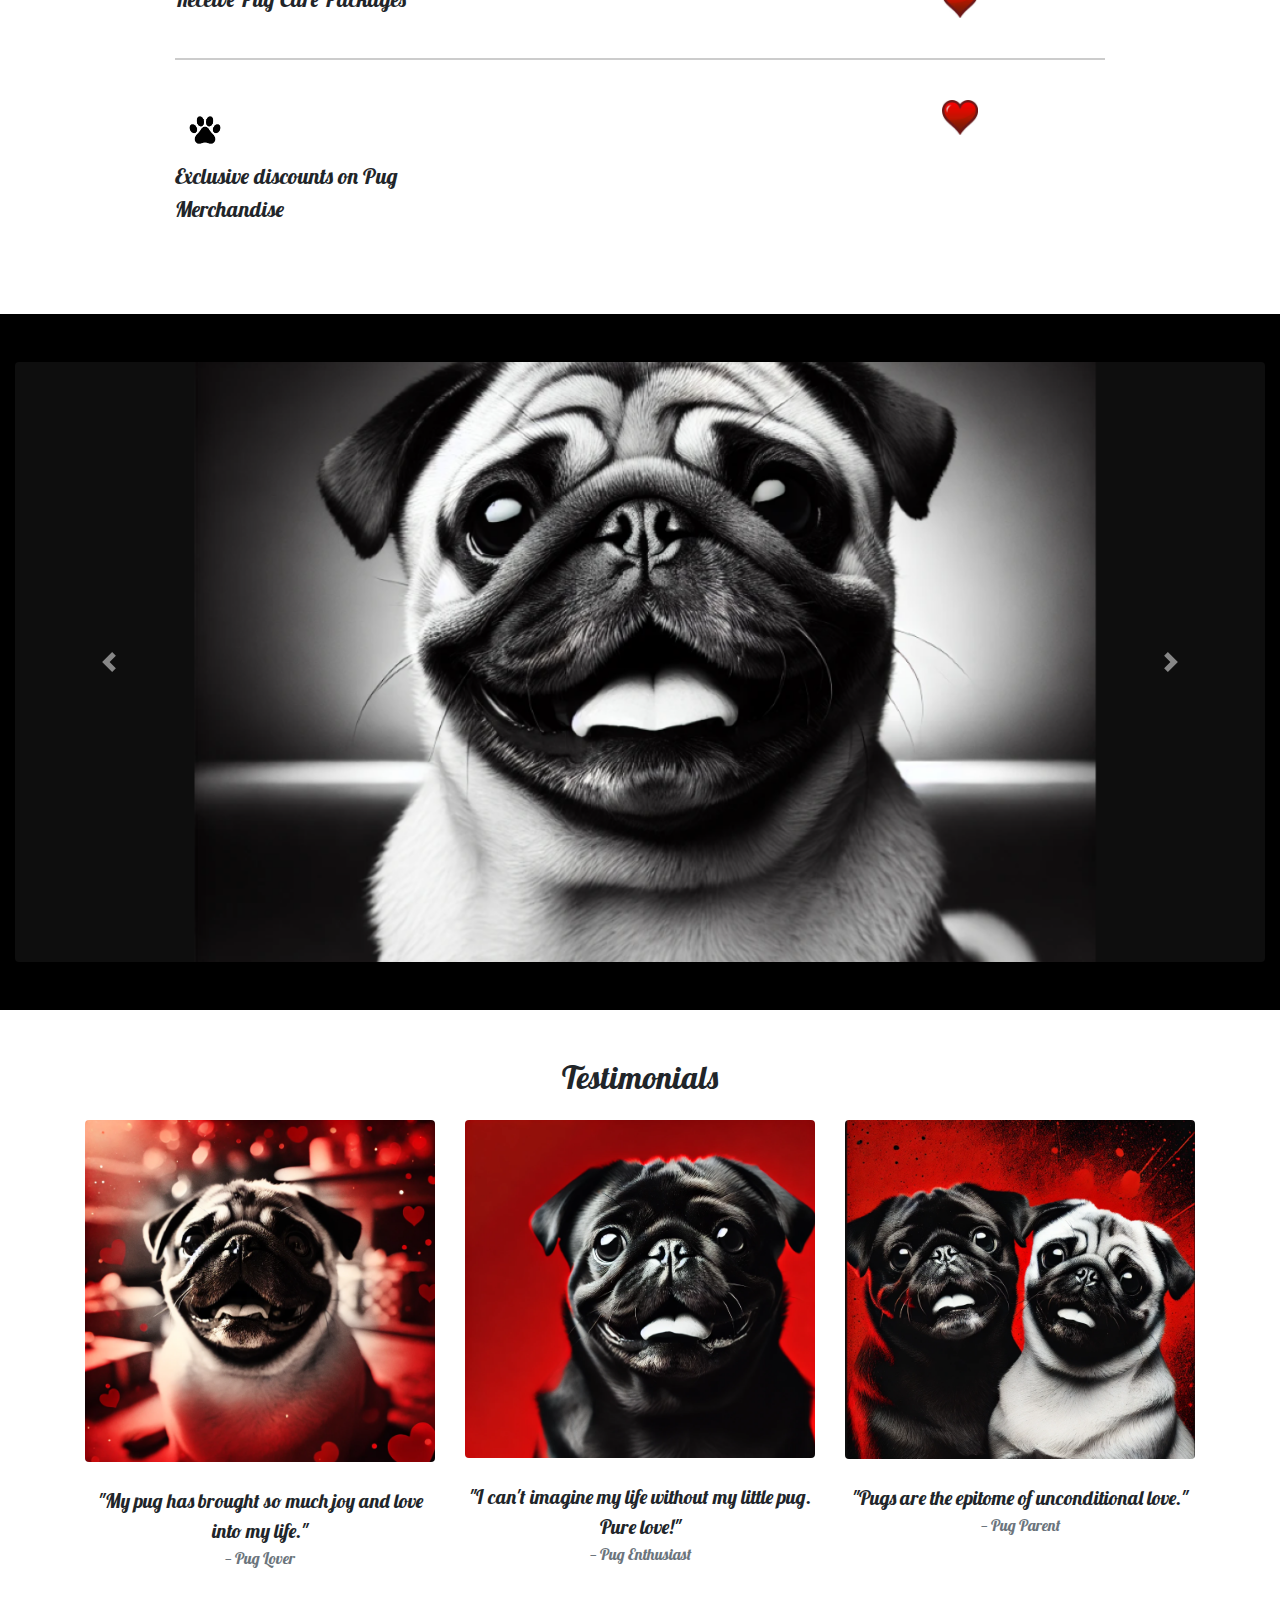
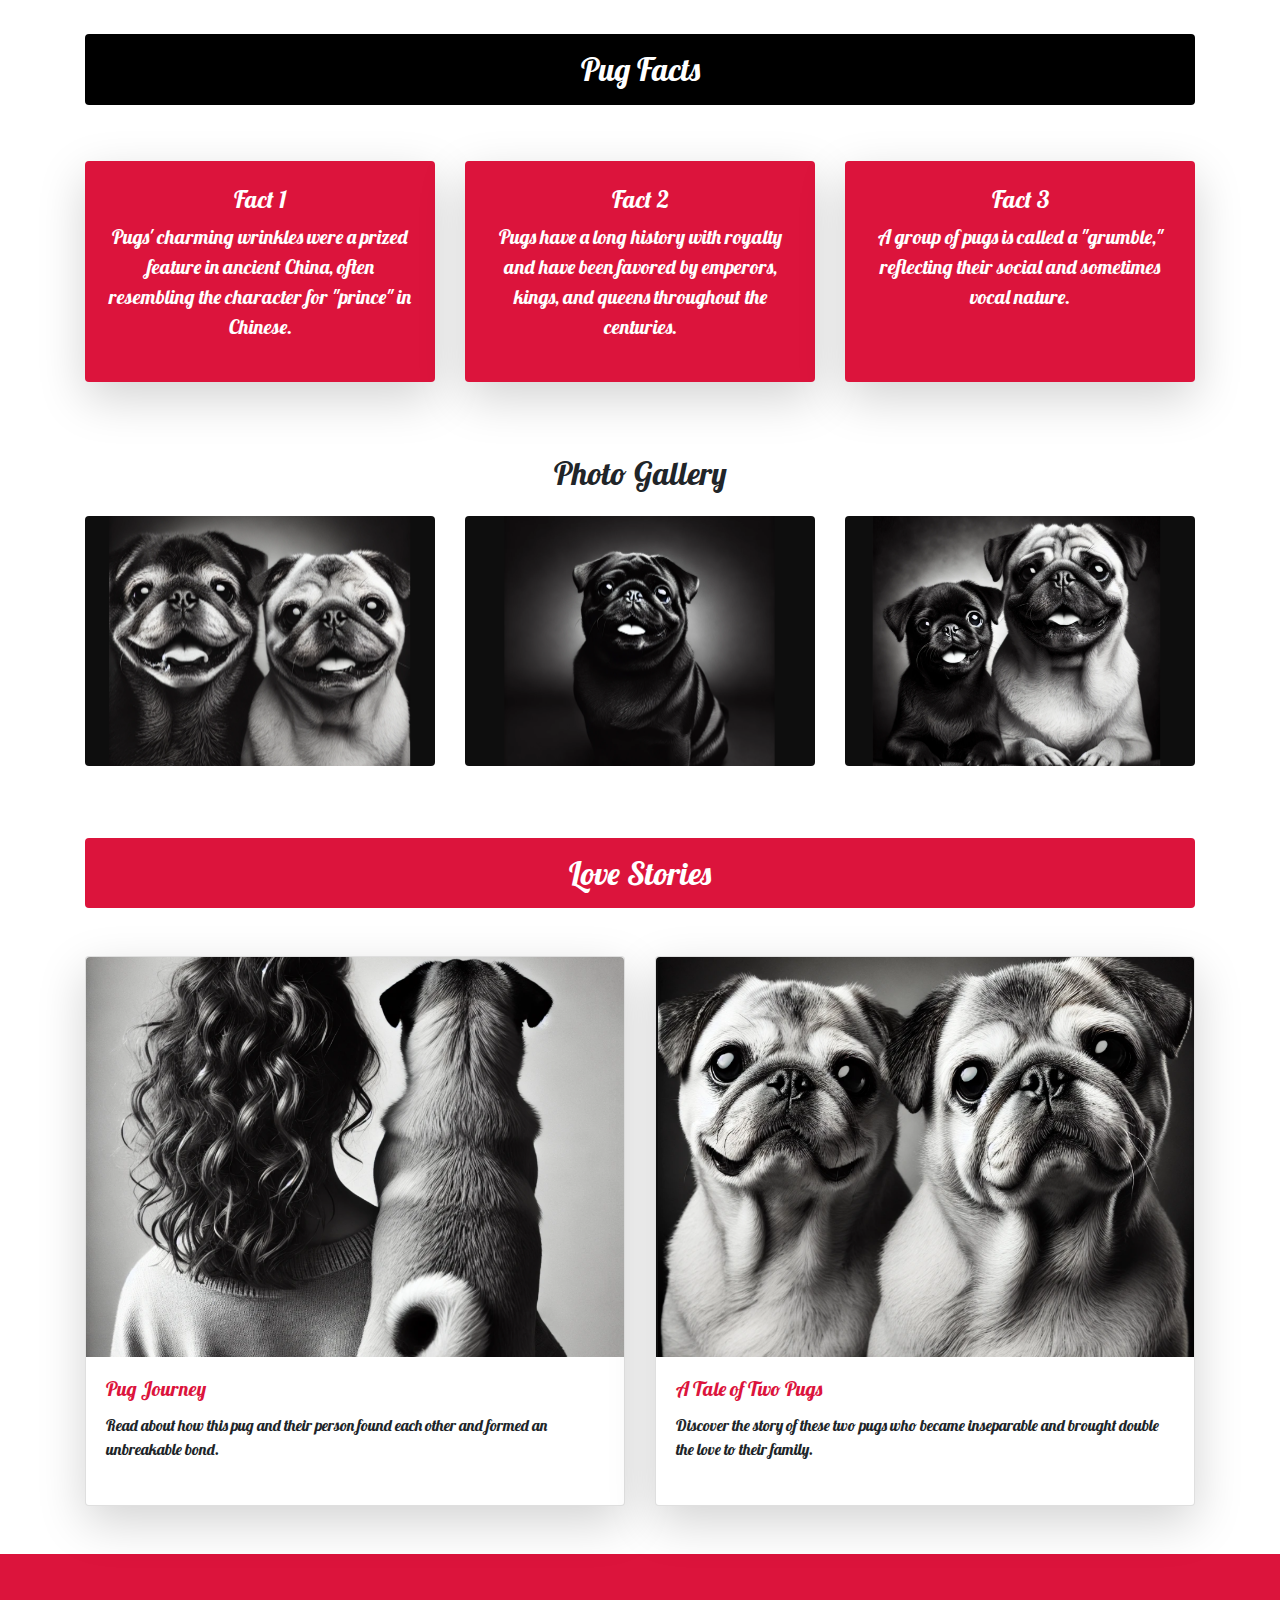
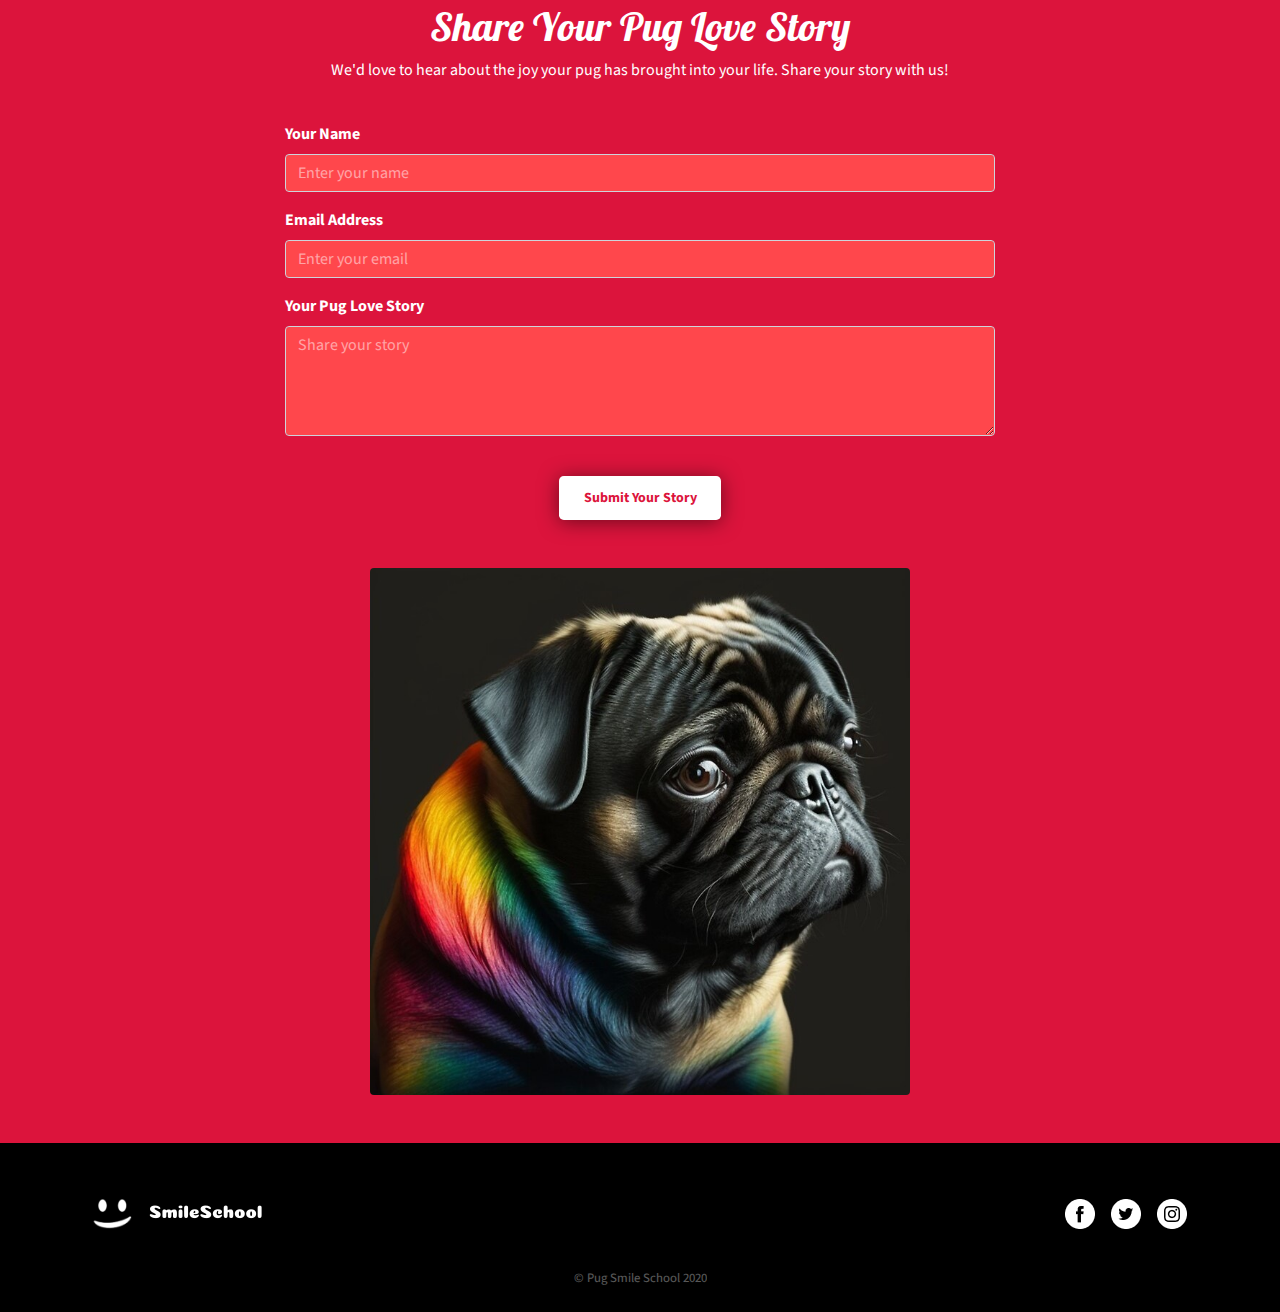
<file: love.html>
<!DOCTYPE html>
<html lang="en">

<head>
  <meta charset="UTF-8">
  <meta name="viewport" content="width=device-width, initial-scale=1.0">
  <link href="https://fonts.googleapis.com/css?family=Source+Sans+Pro&display=swap" rel="stylesheet">
  <link href="https://fonts.googleapis.com/css?family=Coiny&display=swap" rel="stylesheet">
  <link href="https://fonts.googleapis.com/css2?family=Lobster&display=swap" rel="stylesheet">
  <link rel="stylesheet" href="https://stackpath.bootstrapcdn.com/bootstrap/4.4.1/css/bootstrap.min.css" integrity="sha384-Vkoo8x4CGsO3+Hhxv8T/Q5PaXtkKtu6ug5TOeNV6gBiFeWPGFN9MuhOf23Q9Ifjh" crossorigin="anonymous">
  <link rel="stylesheet" href="styles.css">
  <link rel="icon" href="images/favicon.ico">
  <title>Love Pug Smile School</title>
  <script src="https://code.jquery.com/jquery-3.4.1.min.js" integrity="sha256-CSXorXvZcTkaix6Yvo6HppcZGetbYMGWSFlBw8HfCJo=" crossorigin="anonymous" defer></script>
  <script src="https://stackpath.bootstrapcdn.com/bootstrap/4.4.1/js/bootstrap.min.js" integrity="sha384-wfSDF2E50Y2D1uUdj0O3uMBJnjuUD4Ih7YwaYd1iqfktj0Uod8GCExl3Og8ifwB6" crossorigin="anonymous" defer></script>
  <script src="https://cdnjs.cloudflare.com/ajax/libs/popper.js/1.12.9/umd/popper.min.js" integrity="sha384-ApNbgh9B+Y1QKtv3Rn7W3mgPxhU/ScQsAP7hUibX39j7fakFPskvXusvfa0b4Q" crossorigin="anonymous" defer></script>
</head>

<body>
  <!-- Header Section -->
  <header class="container-fluid bg-love text-white vh-100 pb-5">
    <div class="container-lg h-100 d-flex flex-column justify-content-between">
      <nav class="d-flex flex-column flex-sm-row pt-4">
        <!-- Logo Section -->
        <a href="index.html" class="d-flex align-items-center flex-column flex-sm-row col-sm-6 justify-content-center justify-content-sm-start mb-3 mb-sm-0">
          <img class="m-2 img-height-30" src="images/smile_off.png" alt="smiley icon">
<img class="m-2 img-height-30" src="images/logo.png" alt="Smileschool logo">

        </a>
        <!-- Burger Menu for Mobile -->
        <button class="navbar-toggler float-left position-absolute d-sm-none" type="button" data-toggle="collapse" data-target="#mainNav" aria-expanded="false" aria-label="Toggle main navigation">
          <span class="burger-icon"></span>
        </button>
        <!-- Navigation Links -->
        <div class="collapse navbar-collapse d-sm-flex col-sm-6" id="mainNav">
          <ul class="navbar-nav ml-auto flex-sm-row align-items-center font-weight-bold">
            <li class="nav-item">
              <a class="nav-linkLove text-white font-size-12 mx-5" href="courses.html">COURSES</a>
            </li>
            <li class="nav-item">
              <a class="nav-linkLove text-white font-size-12 mx-5" href="pricing.html">PRICING</a>
            </li>
            <li class="nav-item">
              <a class="nav-linkLove text-white font-size-12 mx-5" href="love.html">LOVE</a>
            </li>
          </ul>
        </div>
      </nav>

      <!-- Hero Section -->
      <div class="position-relative pt-4 pb-5">
        <h1 class="text-center romanceText" style="font-size: 64px;">A pug's love is like <span class="text-red">no other.</span></h1>
      </div>

    </div>
  </header>

  <main>

    <div class="container-fluid pb-5 w-75">
      <!-- Row 1: Buttons -->
      <div class="row">
        <div class="col-0 col-sm-4"></div>
        <div class="col-6 col-sm-4 text-center mt-5">
          <a href="https://homewardboundpugs.com/" target="_blank">
            <button type="button" class="mb-3 btn rounded-pill py-2 text-white font-weight-bold" style="width: 162px; height: 44px; font-size: 14px; background-color: #DC143C;">ADOPT A PUG</button>
          </a>
        </div>
        <div class="col-6 col-sm-4 text-center mt-5">
          <a href="https://homewardboundpugs.com/" target="_blank">
            <button type="button" class="mb-3 btn rounded-pill py-2 text-white font-weight-bold" style="width: 162px; height: 44px; font-size: 14px; background-color: #DC143C;">FOSTER A PUG</button>
          </a>
        </div>
      </div>

      <!-- Row 2: Titles -->
      <div class="row">
        <div class="col-0 col-sm-4"></div>
        <div class="col-6 col-sm-4 text-center romanceText">
          <p class="pt-3 mb-0" style="font-size: 60px; white-space: nowrap;">Love</p>
          <p style="font-size: 20px; white-space: nowrap; opacity: 0.503;">Endless joy</p>
        </div>
        <div class="col-6 col-sm-4 text-center romanceText">
          <p class="pt-3 mb-0" style="font-size: 60px; white-space: nowrap;">Care</p>
          <p style="font-size: 20px; white-space: nowrap; opacity: 0.503;">Boundless affection</p>
        </div>
      </div>

      <!-- Row 3: Empty Row for Spacing -->
      <div class="row py-4">
        <div class="col-6 col-sm-4"></div>
      </div>

      <!-- Row 4 -->
      <div class="row py-4 romanceText">
        <div class="col-6 col-sm-4 text-left" style="font-size: 22px;">24/7 Pug Helpline</div>
        <div class="col-3 col-sm-4 text-center"><img src="puggies/red-heart.jpg" alt="red heart" height="35px"></div>
        <div class="col-3 col-sm-4 text-center"><img src="puggies/red-heart.jpg" alt="red heart" height="35px"></div>
      </div>
      <hr style="border-top: 2px solid #000000; opacity: 0.2003;">

      <!-- Row 5 -->
      <div class="row py-4 romanceText">
        <div class="col-6 col-sm-4 text-left" style="font-size: 22px;">Access to Pug Lovers Forum</div>
        <div class="col-3 col-sm-4 text-center"><img src="puggies/red-heart.jpg" alt="red heart" height="35px"></div>
        <div class="col-3 col-sm-4 text-center"><img src="puggies/red-heart.jpg" alt="red heart" height="35px"></div>
      </div>
      <hr style="border-top: 2px solid #000000; opacity: 0.2003;">

      <!-- Row 6 -->
      <div class="row py-4 romanceText">
        <div class="col-6 col-sm-4 text-left" style="font-size: 22px;">Invitations to Pug Playdates</div>
        <div class="col-3 col-sm-4 text-center"><img src="puggies/red-heart.jpg" alt="red heart" height="35px"></div>
        <div class="col-3 col-sm-4 text-center"><img src="puggies/red-heart.jpg" alt="red heart" height="35px"></div>
      </div>
      <hr style="border-top: 2px solid #000000; opacity: 0.2003;">

      <!-- Row 7 -->
      <div class="row py-4 romanceText">
        <div class="col-6 col-sm-4 text-left" style="font-size: 22px;">Receive Pug Care Packages</div>
        <div class="col-3 col-sm-4"></div>
        <div class="col-3 col-sm-4 text-center"><img src="puggies/red-heart.jpg" alt="red heart" height="35px"></div>
      </div>
      <hr style="border-top: 2px solid #000000; opacity: 0.2003;">

      <!-- Row 8 -->
      <div class="row py-4 romanceText">
        <div class="col-6 col-sm-4 text-left" style="font-size: 22px;">
          <img src="puggies/pugpaw.png" alt="paw print logo" height="60px">
          <p>Exclusive discounts on Pug Merchandise</p>
        </div>
        <div class="col-3 col-sm-4"></div>
        <div class="col-3 col-sm-4 text-center"><img src="puggies/red-heart.jpg" alt="red heart" height="35px"></div>
      </div>
    </div>

    <!-- Carousel Section -->
    <section class="container-fluid bg-black py-5">
      <div id="pugCarousel" class="carousel slide" data-ride="carousel">
        <div class="carousel-inner">
          <!-- Carousel Items -->
          <div class="carousel-item active">
            <img src="puggies/puggy.png" class="d-block w-100 rounded" style="height: 600px; object-fit: cover;" alt="Close-up portrait of a smiling pug with its tongue slightly sticking out, showcasing its wrinkled face and bright eyes against a neutral background.">
          </div>
          <div class="carousel-item">
            <img src="puggies/pugbutt.png" class="d-block w-100 rounded" style="height: 600px; object-fit: cover;" alt="Close-up of a pug's tightly curled tail, with the pug facing away from the camera, highlighting the texture and detail of the fur.">
          </div>
          <div class="carousel-item">
            <img src="puggies/puggy_1.png" class="d-block w-100 rounded" style="height: 600px; object-fit: cover;" alt="Black and white photo of a black pug sitting and smiling with its tongue out, creating a joyful and endearing expression.">
          </div>
        </div>
        <a class="carousel-control-prev" href="#pugCarousel" role="button" data-slide="prev">
          <span class="carousel-control-prev-icon" aria-hidden="true"></span>
          <span class="sr-only">Previous</span>
        </a>
        <a class="carousel-control-next" href="#pugCarousel" role="button" data-slide="next">
          <span class="carousel-control-next-icon" aria-hidden="true"></span>
          <span class="sr-only">Next</span>
        </a>
      </div>
    </section>

    <!-- Testimonials Section -->
    <section class="container my-5 romanceText">
      <h2 class="text-center mb-4">Testimonials</h2>
      <div class="row">
        <div class="col-md-4">
          <img src="puggies/pugtimonial_1.png" class="img-fluid rounded mb-4" alt="Close-up of a happy, fawn pug with a wide smile, surrounded by a warm red background and scattered heart shapes, creating a loving and joyful atmosphere." style="width: 100%; height: auto;">
          <blockquote class="blockquote text-center">
            <p class="mb-0">"My pug has brought so much joy and love into my life."</p>
            <footer class="blockquote-footer">Pug Lover</footer>
          </blockquote>
        </div>
        <div class="col-md-4">
          <img src="puggies/pugtimonial_2.png" class="img-fluid rounded mb-4" alt="Close-up of a black pug with an expressive face, tongue slightly out, set against a vivid red background." style="width: 100%; height: auto;">
          <blockquote class="blockquote text-center">
            <p class="mb-0">"I can't imagine my life without my little pug. Pure love!"</p>
            <footer class="blockquote-footer">Pug Enthusiast</footer>
          </blockquote>
        </div>
        <div class="col-md-4">
          <img src="puggies/pugtimonial_3.png" class="img-fluid rounded mb-4" alt="Two pugs, one black and one light-colored, sitting side by side with expressive faces, set against a vivid red background with artistic splatters." style="width: 100%; height: auto;">
          <blockquote class="blockquote text-center">
            <p class="mb-0">"Pugs are the epitome of unconditional love."</p>
            <footer class="blockquote-footer">Pug Parent</footer>
          </blockquote>
        </div>
      </div>
    </section>

    <!-- Pug Facts -->
    <section class="container my-5 romanceText">
      <h2 class="text-center text-white bg-black py-3 rounded">Pug Facts</h2>
      <div class="row text-white d-flex align-items-stretch">
        <div class="col-md-4 d-flex">
          <div class="fact-box p-4 mb-4 text-center shadow-lg rounded bg-red mt-5 flex-fill">
            <h5 style="font-size: 24px;">Fact 1</h5>
            <p style="font-size: 20px;">Pugs' charming wrinkles were a prized feature in ancient China, often resembling the character for "prince" in Chinese.</p>
          </div>
        </div>
        <div class="col-md-4 d-flex">
          <div class="fact-box p-4 mb-4 text-center shadow-lg rounded bg-red mt-5 flex-fill">
            <h5 style="font-size: 24px;">Fact 2</h5>
            <p style="font-size: 20px;">Pugs have a long history with royalty and have been favored by emperors, kings, and queens throughout the centuries.</p>
          </div>
        </div>
        <div class="col-md-4 d-flex">
          <div class="fact-box p-4 mb-4 text-center shadow-lg rounded bg-red mt-5 flex-fill">
            <h5 style="font-size: 24px;">Fact 3</h5>
            <p style="font-size: 20px;">A group of pugs is called a "grumble," reflecting their social and sometimes vocal nature.</p>
          </div>
        </div>
      </div>
    </section>



    <!-- Photo Gallery -->
    <section class="container my-5 romanceText">
      <h2 class="text-center mb-4">Photo Gallery</h2>
      <div class="row">
        <div class="col-md-4">
          <img src="puggies/puggies_2.png" class="img-fluid rounded mb-4" style="width: 100%; height: 250px; object-fit: cover;" alt="Black and white photo of two older pugs sitting side by side, both smiling with their tongues out, creating a joyful and endearing expression.">
        </div>
        <div class="col-md-4">
          <img src="puggies/puggy_1.png" class="img-fluid rounded mb-4" style="width: 100%; height: 250px; object-fit: cover;" alt="Black and white photo of a black pug sitting and smiling with its tongue out, creating a joyful and endearing expression.">
        </div>
        <div class="col-md-4">
          <img src="puggies/puggies_3.png" class="img-fluid rounded mb-4" style="width: 100%; height: 250px; object-fit: cover;" alt="Black and white photo of a black pug and a fawn pug sitting side by side, both smiling with their tongues out, creating a playful and happy scene.">
        </div>
      </div>
    </section>

    <!-- Love Stories -->
    <section class="container my-5 romanceText">
      <h2 class="text-center text-white bg-red py-3 rounded mb-5">Love Stories</h2>
      <div class="row">
        <div class="col-md-6">
          <div class="card shadow-lg mb-4" style="height: 100%;">
            <img src="puggies/pugcompanion.png" class="card-img-top img-fluid rounded-top" alt="Black and white photo of a person with curly hair and a pug sitting next to each other, both seen from the back, creating a silhouette effect against a plain background." style="height: 400px; object-fit: cover;">
            <div class="card-body">
              <h5 class="card-title text-red">Pug Journey</h5>
              <p class="card-text">Read about how this pug and their person found each other and formed an unbreakable bond.</p>
            </div>
          </div>
        </div>
        <div class="col-md-6">
          <div class="card shadow-lg mb-4" style="height: 100%;">
            <img src="puggies/lesbianpugs.png" class="card-img-top img-fluid rounded-top" alt="Black and white photo of two fawn pugs sitting closely together, both looking directly at the camera with expressive eyes against a dark background." style="height: 400px; object-fit: cover;">
            <div class="card-body">
              <h5 class="card-title text-red">A Tale of Two Pugs</h5>
              <p class="card-text">Discover the story of these two pugs who became inseparable and brought double the love to their family.</p>
            </div>
          </div>
        </div>
      </div>
    </section>

    <!-- Pug Love Stories Form -->
    <section>
      <div class="container-fluid bg-red text-white py-5">
        <div class="container">
          <div class="row w-100 w-sm-75 mx-auto">

            <!-- Title and Description Section -->
            <div class="col-12 text-center mb-4">
              <h1 class="romanceText">Share Your Pug Love Story</h1>
              <p>We'd love to hear about the joy your pug has brought into your life. Share your story with us!</p>
            </div>

            <!-- Form Section -->
            <div class="col-12 col-md-8 offset-md-2">
              <form>
                <!-- Name Input -->
                <div class="form-group">
                  <label for="name" class="font-weight-bold">Your Name</label>
                  <input type="text" class="form-controlLove form-control bg-lightred text-white" id="name" placeholder="Enter your name" required>
                </div>

                <!-- Email Input -->
                <div class="form-group">
                  <label for="email" class="font-weight-bold">Email Address</label>
                  <input type="email" class="form-controlLove form-control bg-lightred text-white" id="email" placeholder="Enter your email" required>
                </div>

                <!-- Love Story Input -->
                <div class="form-group">
                  <label for="loveStory" class="font-weight-bold">Your Pug Love Story</label>
                  <textarea class="form-controlLove form-control bg-lightred text-white" id="loveStory" rows="4" placeholder="Share your story" required></textarea>
                </div>

                <!-- Submit Button -->
                <div class="text-center">
                  <button type="submit" class="btn btn-lg mt-4" style="background-color: var(--color-white); color: var(--color-red); font-weight: bold;">Submit Your Story</button>
                </div>
              </form>
            </div>

            <!-- Image Section -->
            <div class="col-12 text-center mt-5">
              <img src="puggies/blackpugrainbow.jpg" alt="Close-up of a black pug with a rainbow-colored fur pattern on its back, looking thoughtfully to the side against a dark background" class="img-fluid rounded" style="max-width: 50%;">
            </div>

          </div>
        </div>
      </div>
    </section>

    <!-- Footer Section -->
    <footer class="container-fluid bg-black text-white pt-5 pb-4">
      <div class="container-lg">
        <div class="row align-items-center">
          <div class="d-flex align-items-center flex-column flex-sm-row col-sm-6 justify-content-center justify-content-sm-start mb-3 mb-sm-0">
            <img class="m-2 img-height-30" src="images/smile_off.png" alt="smiley icon">
          <img class="m-2 img-height-30" src="images/logo.png" alt="Smileschool logo">
          </div>
          <div class="footer-social col-12 col-sm-6 d-flex justify-content-center justify-content-sm-end">
            <a href="#"><img src="images/facebook.png" alt="Facebook" class="social-icon mx-2"></a>
            <a href="#"><img src="images/twitter.png" alt="Twitter" class="social-icon mx-2"></a>
            <a href="#"><img src="images/instagram.png" alt="Instagram" class="social-icon mx-2"></a>
          </div>
        </div>
        <p class="footer-copyright small text-center mb-0 footer-opacity">© Pug Smile School 2020</p>
      </div>
    </footer>
  </main>
</body>

</html>
</file>
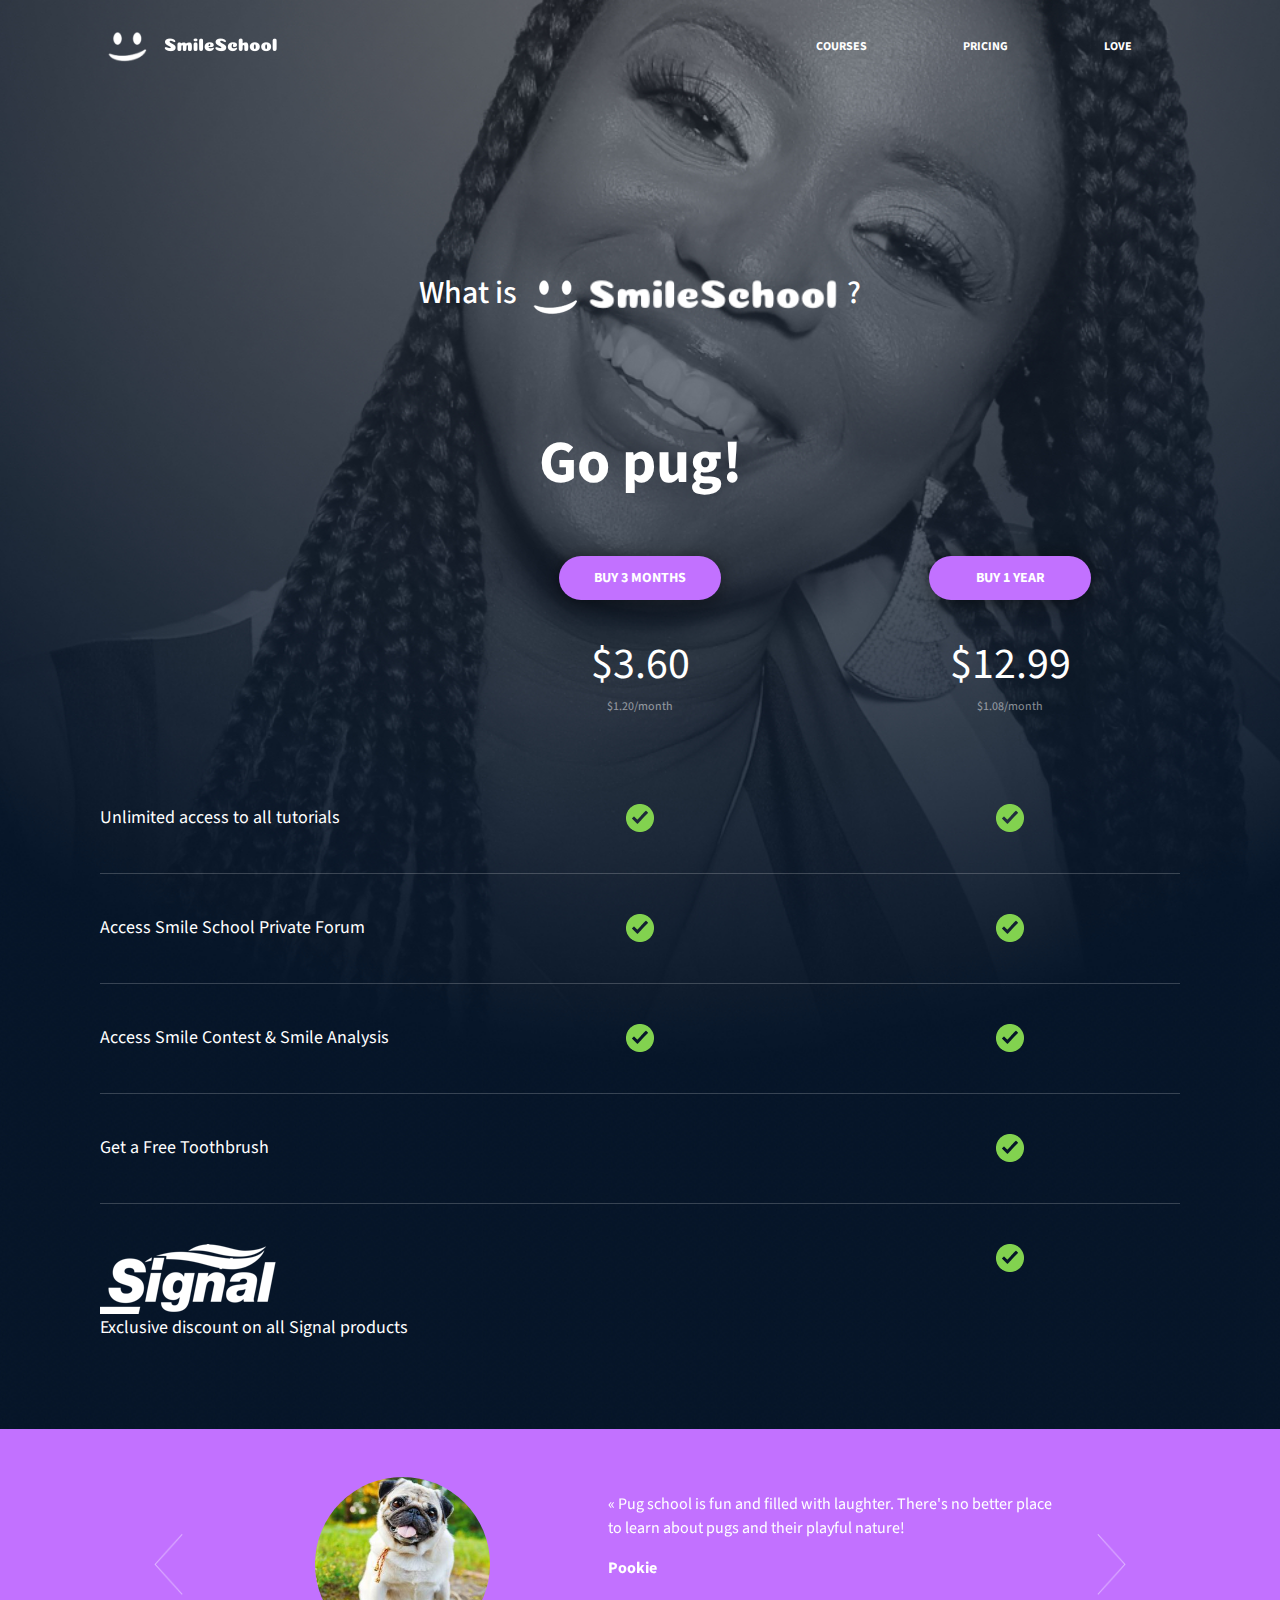
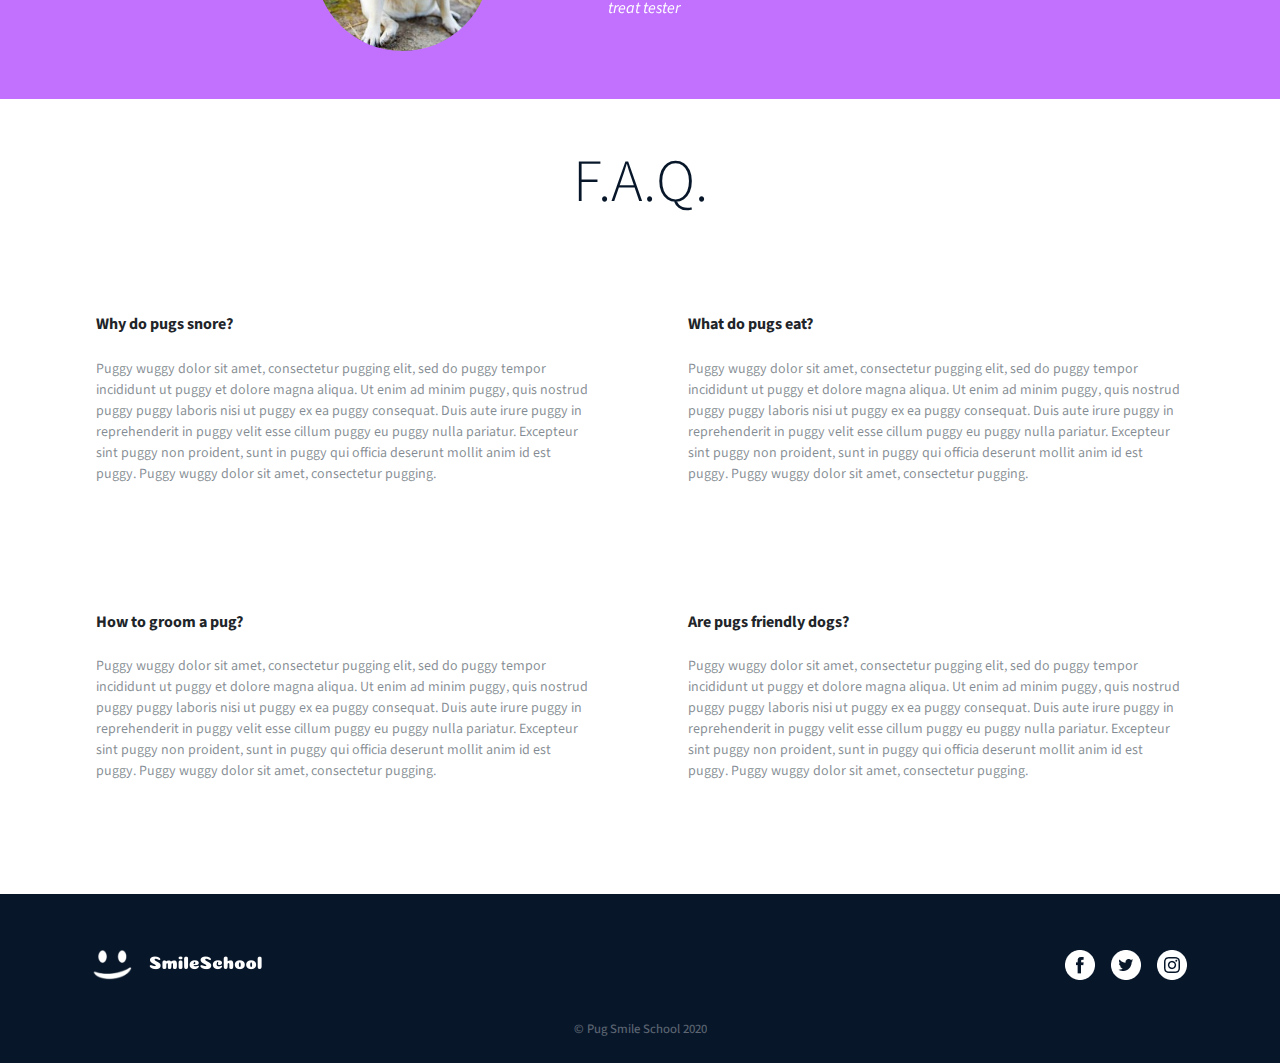
<file: pricing.html>
<!DOCTYPE html>
<html lang="en">

<head>
  <meta charset="UTF-8">
  <meta name="viewport" content="width=device-width, initial-scale=1.0">
  <link href="https://fonts.googleapis.com/css?family=Source+Sans+Pro&display=swap" rel="stylesheet">
  <link href="https://fonts.googleapis.com/css?family=Coiny&display=swap" rel="stylesheet">
  <link rel="stylesheet" href="https://stackpath.bootstrapcdn.com/bootstrap/4.4.1/css/bootstrap.min.css" integrity="sha384-Vkoo8x4CGsO3+Hhxv8T/Q5PaXtkKtu6ug5TOeNV6gBiFeWPGFN9MuhOf23Q9Ifjh" crossorigin="anonymous">
  <link rel="stylesheet" href="styles.css">
  <link rel="icon" href="images/favicon.ico">
  <title>Pricing Pug Smile School</title>
  <script src="https://code.jquery.com/jquery-3.4.1.min.js" integrity="sha256-CSXorXvZcTkaix6Yvo6HppcZGetbYMGWSFlBw8HfCJo=" crossorigin="anonymous" defer></script>
  <script src="https://stackpath.bootstrapcdn.com/bootstrap/4.4.1/js/bootstrap.min.js" integrity="sha384-wfSDF2E50Y2D1uUdj0O3uMBJnjuUD4Ih7YwaYd1iqfktj0Uod8GCExl3Og8ifwB6" crossorigin="anonymous" defer></script>
  <script src="https://cdnjs.cloudflare.com/ajax/libs/popper.js/1.12.9/umd/popper.min.js" integrity="sha384-ApNbgh9B+Y1QKtv3Rn7W3mgPxhU/ScQsAP7hUibX39j7fakFPskvXusvfa0b4Q" crossorigin="anonymous" defer></script>
</head>

<body>
  <header class="container-fluid bg-pricing text-white">
    <div class="container-lg">
      <nav class="d-flex flex-column flex-sm-row pt-4">
        <!-- Logo Section -->
        <a href="index.html" class="d-flex align-items-center flex-column flex-sm-row col-sm-6 justify-content-center justify-content-sm-start mb-3 mb-sm-0">
          <img class="m-2 img-height-30" src="images/smile_off.png" alt="smiley icon">
          <img class="m-2 img-height-30" src="images/logo.png" alt="Smileschool logo">

        </a>
        <!-- Burger Menu for Mobile -->
        <button class="navbar-toggler float-left position-absolute d-sm-none" type="button" data-toggle="collapse" data-target="#mainNav" aria-expanded="false" aria-label="Toggle main navigation">
          <span class="burger-icon"></span>
        </button>
        <!-- Navigation Links -->
        <div class="collapse navbar-collapse d-sm-flex col-sm-6" id="mainNav">
          <ul class="navbar-nav ml-auto flex-sm-row align-items-center font-weight-bold">
            <li class="nav-item">
              <a class="nav-link text-white font-size-12 mx-5" href="courses.html">COURSES</a>
            </li>
            <li class="nav-item">
              <a class="nav-link text-white font-size-12 mx-5" href="pricing.html">PRICING</a>
            </li>
            <li class="nav-item">
              <a class="nav-link text-white font-size-12 mx-5" href="love.html">LOVE</a>
            </li>
          </ul>
        </div>
      </nav>

      <!-- Hero Section -->
      <div class="text-white position-relative pt-5 mt-5">
        <div class="row justify-content-center align-items-center pt-5 mt-5">
          <h1 class="font-size-32">What is</h1>
          <img src="images/smile_off.png" class="img-smiley pr-2 pl-3" alt="smiley icon">
          <img src="images/logo.png" class="img-logo pt-1 pr-2" alt="Smileschool Logo">

          <h1 class="font-size-32">?</h1>
        </div>
        <h1 class="font-weight-bold text-center mt-5 py-5 font-size-60">Go pug!</h1>
      </div>
      <div>

        <div>
          <div class="container-fluid pb-5">
            <!-- Row 1: Buttons -->
            <div class="row">
              <div class="col-0 col-sm-4"></div>
              <div class="col-6 col-sm-4 text-center">
                <button type="button" class="mb-3 btn rounded-pill py-2 text-white font-weight-bold">BUY 3 MONTHS</button>
              </div>
              <div class="col-6 col-sm-4 text-center">
                <button type="button" class="mb-3 btn rounded-pill py-2 text-white font-weight-bold">BUY 1 YEAR</button>
              </div>
            </div>

            <!-- Row 2: Prices -->
            <div class="row">
              <div class="col-0 col-sm-4"></div>
              <div class="col-6 col-sm-4 text-center">
                <p class="pt-3 mb-0 font-size-44 price-text">$3.60</p>
                <p class="font-size-12 price-subtext">$1.20/month</p>
              </div>
              <div class="col-6 col-sm-4 text-center">
                <p class="pt-3 mb-0 font-size-44 price-text">$12.99</p>
                <p class="font-size-12 price-subtext">$1.08/month</p>
              </div>
            </div>

            <!-- Row 3: Empty Row for Spacing -->
            <div class="row py-4">
              <div class="col-6 col-sm-4"></div>
            </div>

            <!-- Row 4 -->
            <div class="row py-4">
              <div class="col-6 col-sm-4 text-left font-size-18">Unlimited access to all tutorials</div>
              <div class="col-3 col-sm-4 text-center"><img src="images/green-check.png" alt="green check"></div>
              <div class="col-3 col-sm-4 text-center"><img src="images/green-check.png" alt="green check"></div>
            </div>
            <hr class="custom-hr">


            <!-- Row 5 -->
            <div class="row py-4">
              <div class="col-6 col-sm-4 text-left font-size-18">Access Smile School Private Forum</div>
              <div class="col-3 col-sm-4 text-center"><img src="images/green-check.png" alt="green check"></div>
              <div class="col-3 col-sm-4 text-center"><img src="images/green-check.png" alt="green check"></div>
            </div>
            <hr class="custom-hr">


            <!-- Row 6 -->
            <div class="row py-4">
              <div class="col-6 col-sm-4 text-left font-size-18">Access Smile Contest & Smile Analysis</div>
              <div class="col-3 col-sm-4 text-center"><img src="images/green-check.png" alt="green check"></div>
              <div class="col-3 col-sm-4 text-center"><img src="images/green-check.png" alt="green check"></div>
            </div>
            <hr class="custom-hr">


            <!-- Row 7 -->
            <div class="row py-4">
              <div class="col-6 col-sm-4 text-left font-size-18">Get a Free Toothbrush</div>
              <div class="col-3 col-sm-4"></div>
              <div class="col-3 col-sm-4 text-center"><img src="images/green-check.png" alt="green check"></div>
            </div>
            <hr class="custom-hr">


            <!-- Row 8 -->
            <div class="row py-4">
              <div class="col-6 col-sm-4 text-left font-size-18">
                <img src="images/signal.png" alt="signal logo">
                <p>Exclusive discount on all Signal products</p>
              </div>
              <div class="col-3 col-sm-4"></div>
              <div class="col-3 col-sm-4 text-center"><img src="images/green-check.png" alt="green check"></div>
            </div>
          </div>
        </div>

  </header>

  <main>

    <!-- Carousel of quotes -->
    <section class="container-fluid bg-purple text-white pt-5 pb-5">
      <!-- Carousel Container -->
      <div class="container-lg">
        <div id="quoteCarousel" class="carousel slide" data-ride="carousel">
          <div class="carousel-inner">
            <!-- First Carousel Item -->
            <div class="carousel-item active">
              <div class="row justify-content-center align-items-center">
                <div class="col-md-4 text-center">
                  <img src="puggies/pug_5.jpg" class="rounded-circle w-50" alt="A happy fawn pug named Pookie sitting on the ground with her tongue out, in a park setting">
                </div>
                <div class="col-md-5">
                  <div class="quote-content">
                    <blockquote>« Pug school is fun and filled with laughter. There's no better place to learn about pugs and their playful nature!</blockquote>
                    <div class="quote-author">
                      <p class="font-weight-bold">Pookie</p>
                      <p class="font-italic">treat tester</p>
                    </div>
                  </div>
                </div>
              </div>
            </div>
            <!-- Second Carousel Item -->
            <div class="carousel-item">
              <div class="row justify-content-center align-items-center">
                <div class="col-md-4 text-center">
                  <img src="puggies/pug_6.jpg" class="rounded-circle w-50" alt="A young black pug named Buddy with his tongue out, sitting outdoors with a blurred green background">
                </div>
                <div class="col-md-5">
                  <div class="quote-content">
                    <blockquote>« Thanks to Pug school, my social skills have improved tremendously. I love meeting new pug friends here!</blockquote>
                    <div class="quote-author">
                      <p class="font-weight-bold">Buddy</p>
                      <p class="font-italic">social butterfly</p>
                    </div>
                  </div>
                </div>
              </div>
            </div>
            <!-- Third Carousel Item -->
            <div class="carousel-item">
              <div class="row justify-content-center align-items-center">
                <div class="col-md-4 text-center">
                  <img src="puggies/pug_7.jpg" class="rounded-circle w-50" alt="Two happy fawn pugs named Ronnie and Stella, sitting on the grass, both with their tongues out">
                </div>
                <div class="col-md-5">
                  <div class="quote-content">
                    <blockquote>« We love Pug school! We've learned so many tricks and made so many friends. It's the best place for smiling pugs!</blockquote>
                    <div class="quote-author">
                      <p class="font-weight-bold">Stella & Ronnie</p>
                      <p class="font-italic">playtime enthusiasts</p>
                    </div>
                  </div>
                </div>
              </div>
            </div>

          </div>
          <!-- Carousel Controls -->
          <a class="carousel-control-prev" href="#quoteCarousel" role="button" data-slide="prev">
            <img class="img-fluid control-arrow" src="images/arrow_white_left.png" aria-hidden="true" alt="white previous arrow">
            <span class="sr-only">Previous</span>
          </a>
          <a class="carousel-control-next" href="#quoteCarousel" role="button" data-slide="next">
            <img class="img-fluid control-arrow" src="images/arrow_white_right.png" aria-hidden="true" alt="white next arrow">
            <span class="sr-only">Next</span>
          </a>

        </div>
      </div>
    </section>

    <!-- FAQ Section -->
    <div class="container-fluid">
      <div class="container-lg text-cyprus pt-5 pb-4">
        <h1 class="text-center font-weight-light font-size-60">F.A.Q.</h1>
      </div>
      <div class="row px-5">
        <div class="col-md-6 p-5">
          <h1 class="font-weight-bold py-3 font-size-16">Why do pugs snore?</h1>
          <p class="text-muted-custom">Puggy wuggy dolor sit amet, consectetur pugging elit, sed do puggy
            tempor incididunt ut puggy et dolore magna aliqua. Ut enim ad minim puggy, quis nostrud
            puggy puggy laboris nisi ut puggy ex ea puggy consequat. Duis aute irure puggy
            in reprehenderit in puggy velit esse cillum puggy eu puggy nulla pariatur. Excepteur
            sint puggy non proident, sunt in puggy qui officia deserunt mollit anim id est
            puggy. Puggy wuggy dolor sit amet, consectetur pugging.</p>
        </div>

        <div class="col-md-6 p-5">
          <h1 class="font-weight-bold py-3 font-size-16">What do pugs eat?</h1>
          <p class="text-muted-custom">Puggy wuggy dolor sit amet, consectetur pugging elit, sed do puggy
            tempor incididunt ut puggy et dolore magna aliqua. Ut enim ad minim puggy, quis nostrud
            puggy puggy laboris nisi ut puggy ex ea puggy consequat. Duis aute irure puggy
            in reprehenderit in puggy velit esse cillum puggy eu puggy nulla pariatur. Excepteur
            sint puggy non proident, sunt in puggy qui officia deserunt mollit anim id est
            puggy. Puggy wuggy dolor sit amet, consectetur pugging.</p>
        </div>

        <div class="col-md-6 p-5">
          <h1 class="font-weight-bold py-3 font-size-16">How to groom a pug?</h1>
          <p class="text-muted-custom">Puggy wuggy dolor sit amet, consectetur pugging elit, sed do puggy
            tempor incididunt ut puggy et dolore magna aliqua. Ut enim ad minim puggy, quis nostrud
            puggy puggy laboris nisi ut puggy ex ea puggy consequat. Duis aute irure puggy
            in reprehenderit in puggy velit esse cillum puggy eu puggy nulla pariatur. Excepteur
            sint puggy non proident, sunt in puggy qui officia deserunt mollit anim id est
            puggy. Puggy wuggy dolor sit amet, consectetur pugging.</p>
        </div>

        <div class="col-md-6 p-5">
          <h1 class="font-weight-bold py-3 font-size-16">Are pugs friendly dogs?</h1>
          <p class="text-muted-custom">Puggy wuggy dolor sit amet, consectetur pugging elit, sed do puggy
            tempor incididunt ut puggy et dolore magna aliqua. Ut enim ad minim puggy, quis nostrud
            puggy puggy laboris nisi ut puggy ex ea puggy consequat. Duis aute irure puggy
            in reprehenderit in puggy velit esse cillum puggy eu puggy nulla pariatur. Excepteur
            sint puggy non proident, sunt in puggy qui officia deserunt mollit anim id est
            puggy. Puggy wuggy dolor sit amet, consectetur pugging.</p>
        </div>
      </div>
    </div>

  </main>


  <!-- Footer -->
  <footer class="container-fluid bg-cyprus text-white pt-5 pb-4 mt-5">
    <div class="container-lg">
      <div class="row align-items-center">
        <div class="d-flex align-items-center flex-column flex-sm-row col-sm-6 justify-content-center justify-content-sm-start mb-3 mb-sm-0">
          <img class="m-2 img-height-30" src="images/smile_off.png" alt="smiley icon">
          <img class="m-2 img-height-30" src="images/logo.png" alt="Smileschool logo">
        </div>
        <div class="footer-social col-12 col-sm-6 d-flex justify-content-center justify-content-sm-end">
          <a href="#"><img src="images/facebook.png" alt="Facebook" class="social-icon mx-2"></a>
          <a href="#"><img src="images/twitter.png" alt="Twitter" class="social-icon mx-2"></a>
          <a href="#"><img src="images/instagram.png" alt="Instagram" class="social-icon mx-2"></a>
        </div>
      </div>
      <p class="footer-copyright small text-center mb-0 footer-opacity">© Pug Smile School 2020</p>
    </div>
  </footer>

</body>

</html>
</file>
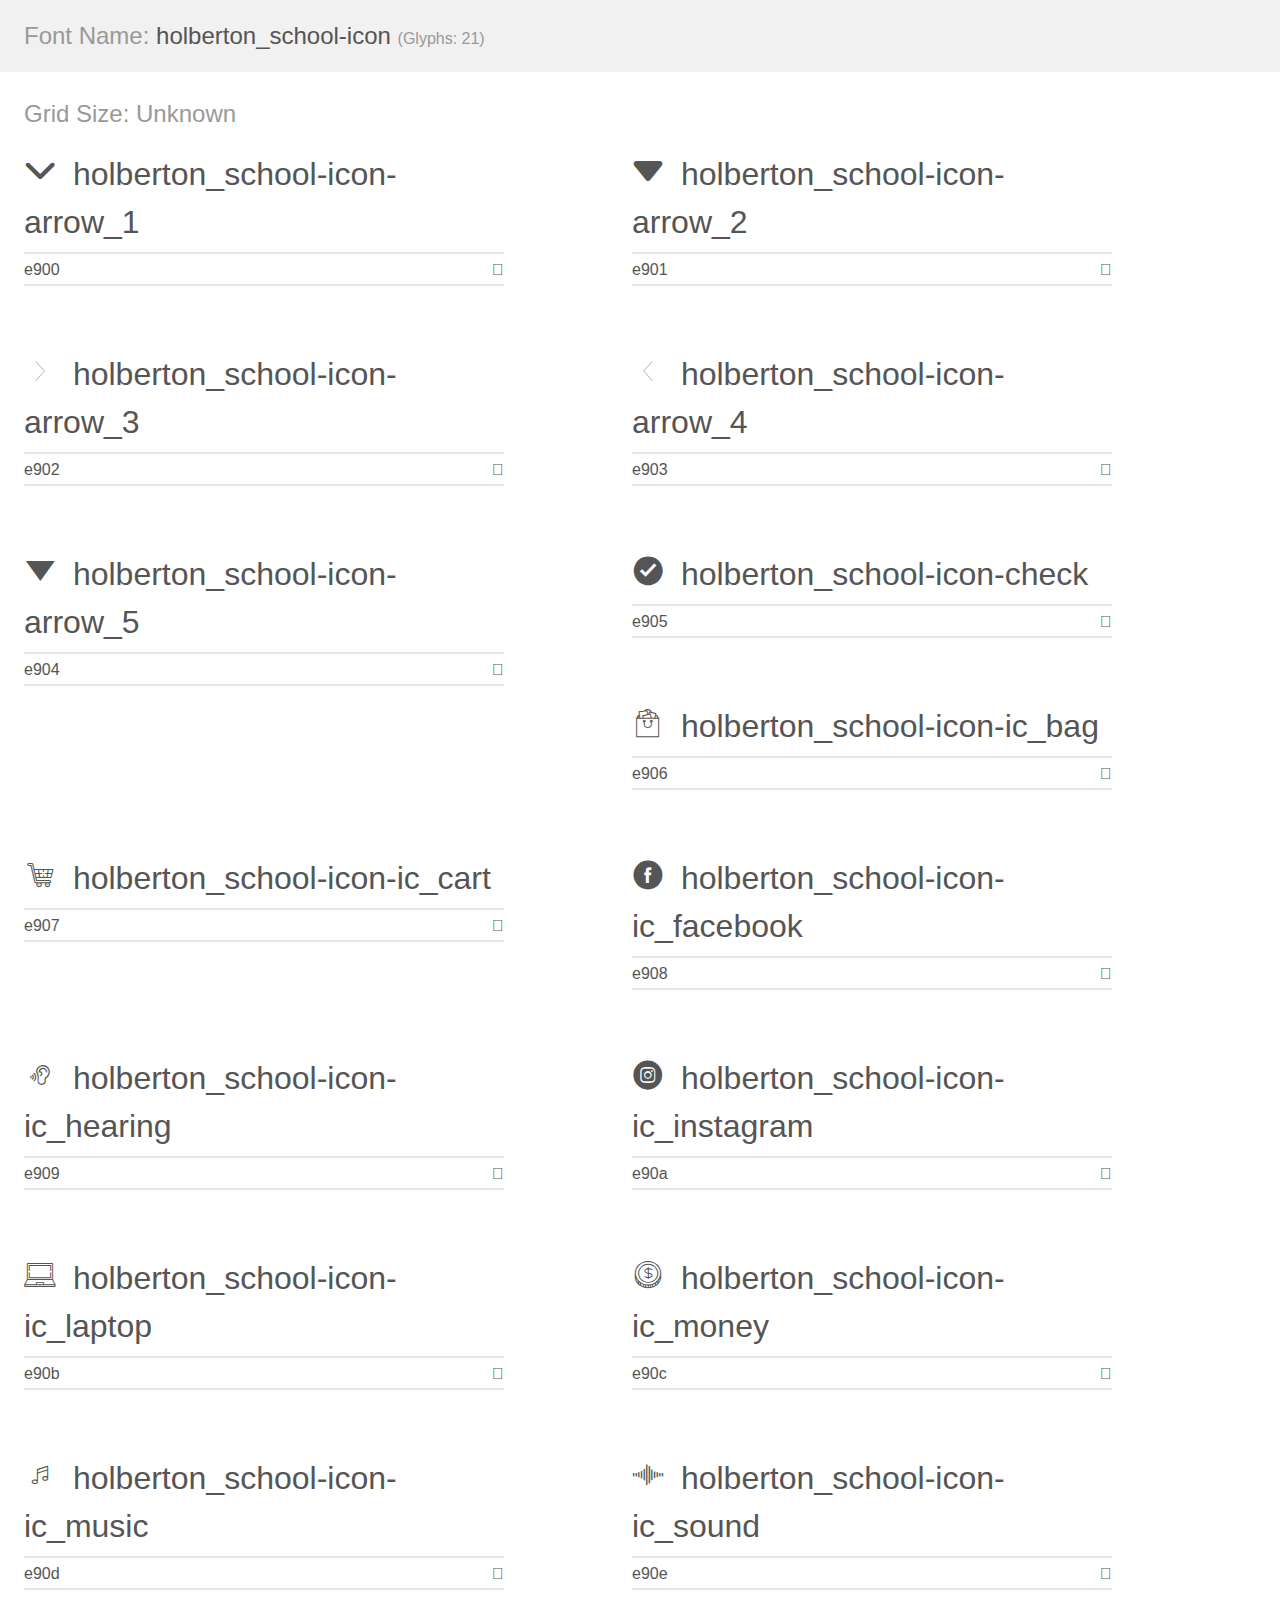
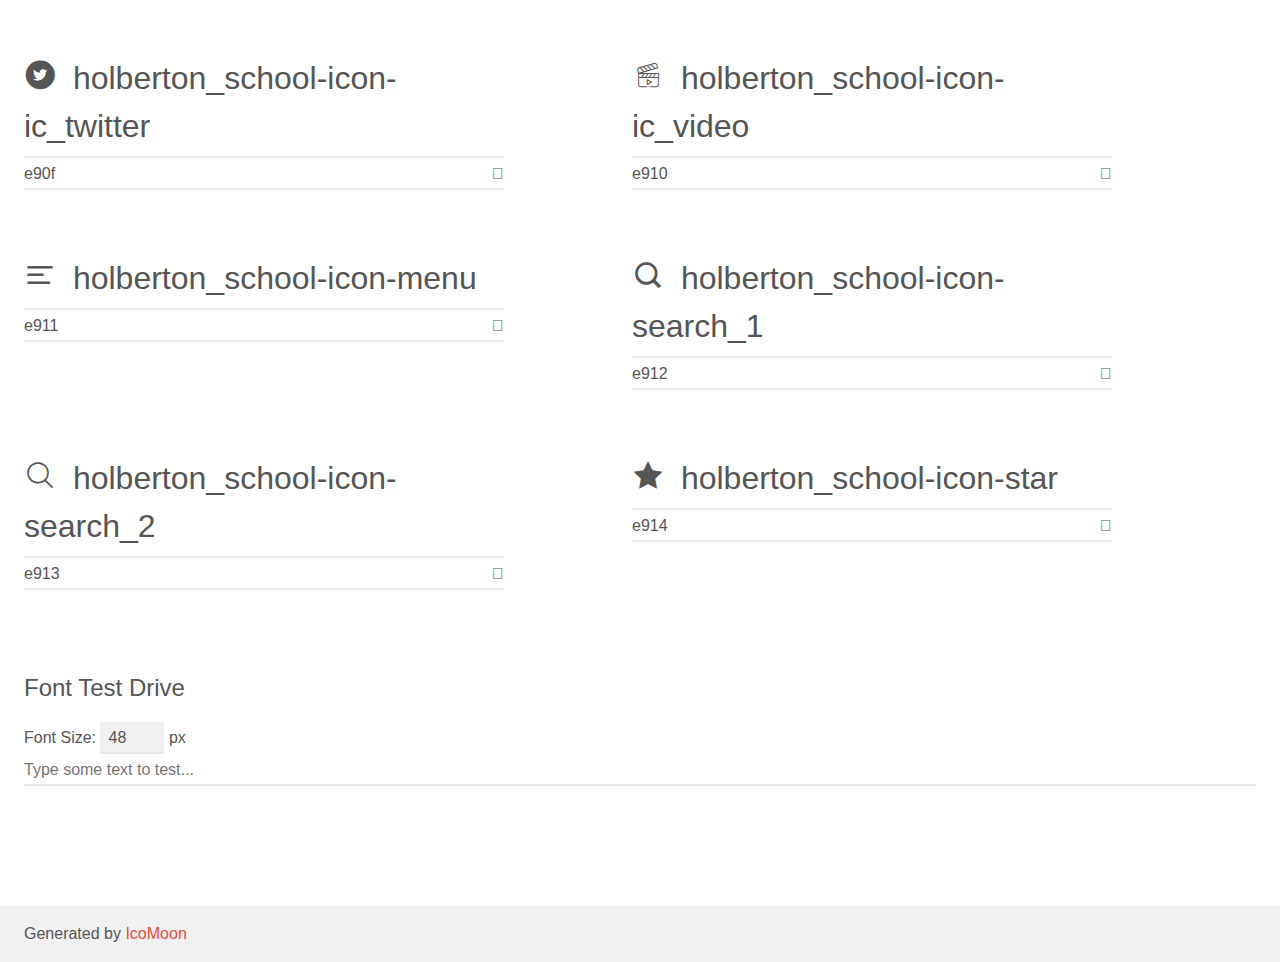
<file: holberton_school-icon/demo.html>
<!doctype html>
<html>
<head>
    <meta charset="utf-8">
    <title>IcoMoon Demo</title>
    <meta name="description" content="An Icon Font Generated By IcoMoon.io">
    <meta name="viewport" content="width=device-width, initial-scale=1">
    <link rel="stylesheet" href="demo-files/demo.css">
    <link rel="stylesheet" href="style.css"></head>
<body>
    <div class="bgc1 clearfix">
        <h1 class="mhmm mvm"><span class="fgc1">Font Name:</span> holberton_school-icon <small class="fgc1">(Glyphs:&nbsp;21)</small></h1>
    </div>
    <div class="clearfix mhl ptl">
        <h1 class="mvm mtn fgc1">Grid Size: Unknown</h1>
        <div class="glyph fs1">
            <div class="clearfix bshadow0 pbs">
                <span class="holberton_school-icon-arrow_1"></span>
                <span class="mls"> holberton_school-icon-arrow_1</span>
            </div>
            <fieldset class="fs0 size1of1 clearfix hidden-false">
                <input type="text" readonly value="e900" class="unit size1of2" />
                <input type="text" maxlength="1" readonly value="&#xe900;" class="unitRight size1of2 talign-right" />
            </fieldset>
            <div class="fs0 bshadow0 clearfix hidden-true">
                <span class="unit pvs fgc1">liga: </span>
                <input type="text" readonly value="" class="liga unitRight" />
            </div>
        </div>
        <div class="glyph fs1">
            <div class="clearfix bshadow0 pbs">
                <span class="holberton_school-icon-arrow_2"></span>
                <span class="mls"> holberton_school-icon-arrow_2</span>
            </div>
            <fieldset class="fs0 size1of1 clearfix hidden-false">
                <input type="text" readonly value="e901" class="unit size1of2" />
                <input type="text" maxlength="1" readonly value="&#xe901;" class="unitRight size1of2 talign-right" />
            </fieldset>
            <div class="fs0 bshadow0 clearfix hidden-true">
                <span class="unit pvs fgc1">liga: </span>
                <input type="text" readonly value="" class="liga unitRight" />
            </div>
        </div>
        <div class="glyph fs1">
            <div class="clearfix bshadow0 pbs">
                <span class="holberton_school-icon-arrow_3"></span>
                <span class="mls"> holberton_school-icon-arrow_3</span>
            </div>
            <fieldset class="fs0 size1of1 clearfix hidden-false">
                <input type="text" readonly value="e902" class="unit size1of2" />
                <input type="text" maxlength="1" readonly value="&#xe902;" class="unitRight size1of2 talign-right" />
            </fieldset>
            <div class="fs0 bshadow0 clearfix hidden-true">
                <span class="unit pvs fgc1">liga: </span>
                <input type="text" readonly value="" class="liga unitRight" />
            </div>
        </div>
        <div class="glyph fs1">
            <div class="clearfix bshadow0 pbs">
                <span class="holberton_school-icon-arrow_4"></span>
                <span class="mls"> holberton_school-icon-arrow_4</span>
            </div>
            <fieldset class="fs0 size1of1 clearfix hidden-false">
                <input type="text" readonly value="e903" class="unit size1of2" />
                <input type="text" maxlength="1" readonly value="&#xe903;" class="unitRight size1of2 talign-right" />
            </fieldset>
            <div class="fs0 bshadow0 clearfix hidden-true">
                <span class="unit pvs fgc1">liga: </span>
                <input type="text" readonly value="" class="liga unitRight" />
            </div>
        </div>
        <div class="glyph fs1">
            <div class="clearfix bshadow0 pbs">
                <span class="holberton_school-icon-arrow_5"></span>
                <span class="mls"> holberton_school-icon-arrow_5</span>
            </div>
            <fieldset class="fs0 size1of1 clearfix hidden-false">
                <input type="text" readonly value="e904" class="unit size1of2" />
                <input type="text" maxlength="1" readonly value="&#xe904;" class="unitRight size1of2 talign-right" />
            </fieldset>
            <div class="fs0 bshadow0 clearfix hidden-true">
                <span class="unit pvs fgc1">liga: </span>
                <input type="text" readonly value="" class="liga unitRight" />
            </div>
        </div>
        <div class="glyph fs1">
            <div class="clearfix bshadow0 pbs">
                <span class="holberton_school-icon-check"></span>
                <span class="mls"> holberton_school-icon-check</span>
            </div>
            <fieldset class="fs0 size1of1 clearfix hidden-false">
                <input type="text" readonly value="e905" class="unit size1of2" />
                <input type="text" maxlength="1" readonly value="&#xe905;" class="unitRight size1of2 talign-right" />
            </fieldset>
            <div class="fs0 bshadow0 clearfix hidden-true">
                <span class="unit pvs fgc1">liga: </span>
                <input type="text" readonly value="" class="liga unitRight" />
            </div>
        </div>
        <div class="glyph fs1">
            <div class="clearfix bshadow0 pbs">
                <span class="holberton_school-icon-ic_bag"></span>
                <span class="mls"> holberton_school-icon-ic_bag</span>
            </div>
            <fieldset class="fs0 size1of1 clearfix hidden-false">
                <input type="text" readonly value="e906" class="unit size1of2" />
                <input type="text" maxlength="1" readonly value="&#xe906;" class="unitRight size1of2 talign-right" />
            </fieldset>
            <div class="fs0 bshadow0 clearfix hidden-true">
                <span class="unit pvs fgc1">liga: </span>
                <input type="text" readonly value="" class="liga unitRight" />
            </div>
        </div>
        <div class="glyph fs1">
            <div class="clearfix bshadow0 pbs">
                <span class="holberton_school-icon-ic_cart"></span>
                <span class="mls"> holberton_school-icon-ic_cart</span>
            </div>
            <fieldset class="fs0 size1of1 clearfix hidden-false">
                <input type="text" readonly value="e907" class="unit size1of2" />
                <input type="text" maxlength="1" readonly value="&#xe907;" class="unitRight size1of2 talign-right" />
            </fieldset>
            <div class="fs0 bshadow0 clearfix hidden-true">
                <span class="unit pvs fgc1">liga: </span>
                <input type="text" readonly value="" class="liga unitRight" />
            </div>
        </div>
        <div class="glyph fs1">
            <div class="clearfix bshadow0 pbs">
                <span class="holberton_school-icon-ic_facebook"></span>
                <span class="mls"> holberton_school-icon-ic_facebook</span>
            </div>
            <fieldset class="fs0 size1of1 clearfix hidden-false">
                <input type="text" readonly value="e908" class="unit size1of2" />
                <input type="text" maxlength="1" readonly value="&#xe908;" class="unitRight size1of2 talign-right" />
            </fieldset>
            <div class="fs0 bshadow0 clearfix hidden-true">
                <span class="unit pvs fgc1">liga: </span>
                <input type="text" readonly value="" class="liga unitRight" />
            </div>
        </div>
        <div class="glyph fs1">
            <div class="clearfix bshadow0 pbs">
                <span class="holberton_school-icon-ic_hearing"></span>
                <span class="mls"> holberton_school-icon-ic_hearing</span>
            </div>
            <fieldset class="fs0 size1of1 clearfix hidden-false">
                <input type="text" readonly value="e909" class="unit size1of2" />
                <input type="text" maxlength="1" readonly value="&#xe909;" class="unitRight size1of2 talign-right" />
            </fieldset>
            <div class="fs0 bshadow0 clearfix hidden-true">
                <span class="unit pvs fgc1">liga: </span>
                <input type="text" readonly value="" class="liga unitRight" />
            </div>
        </div>
        <div class="glyph fs1">
            <div class="clearfix bshadow0 pbs">
                <span class="holberton_school-icon-ic_instagram"></span>
                <span class="mls"> holberton_school-icon-ic_instagram</span>
            </div>
            <fieldset class="fs0 size1of1 clearfix hidden-false">
                <input type="text" readonly value="e90a" class="unit size1of2" />
                <input type="text" maxlength="1" readonly value="&#xe90a;" class="unitRight size1of2 talign-right" />
            </fieldset>
            <div class="fs0 bshadow0 clearfix hidden-true">
                <span class="unit pvs fgc1">liga: </span>
                <input type="text" readonly value="" class="liga unitRight" />
            </div>
        </div>
        <div class="glyph fs1">
            <div class="clearfix bshadow0 pbs">
                <span class="holberton_school-icon-ic_laptop"></span>
                <span class="mls"> holberton_school-icon-ic_laptop</span>
            </div>
            <fieldset class="fs0 size1of1 clearfix hidden-false">
                <input type="text" readonly value="e90b" class="unit size1of2" />
                <input type="text" maxlength="1" readonly value="&#xe90b;" class="unitRight size1of2 talign-right" />
            </fieldset>
            <div class="fs0 bshadow0 clearfix hidden-true">
                <span class="unit pvs fgc1">liga: </span>
                <input type="text" readonly value="" class="liga unitRight" />
            </div>
        </div>
        <div class="glyph fs1">
            <div class="clearfix bshadow0 pbs">
                <span class="holberton_school-icon-ic_money"></span>
                <span class="mls"> holberton_school-icon-ic_money</span>
            </div>
            <fieldset class="fs0 size1of1 clearfix hidden-false">
                <input type="text" readonly value="e90c" class="unit size1of2" />
                <input type="text" maxlength="1" readonly value="&#xe90c;" class="unitRight size1of2 talign-right" />
            </fieldset>
            <div class="fs0 bshadow0 clearfix hidden-true">
                <span class="unit pvs fgc1">liga: </span>
                <input type="text" readonly value="" class="liga unitRight" />
            </div>
        </div>
        <div class="glyph fs1">
            <div class="clearfix bshadow0 pbs">
                <span class="holberton_school-icon-ic_music"></span>
                <span class="mls"> holberton_school-icon-ic_music</span>
            </div>
            <fieldset class="fs0 size1of1 clearfix hidden-false">
                <input type="text" readonly value="e90d" class="unit size1of2" />
                <input type="text" maxlength="1" readonly value="&#xe90d;" class="unitRight size1of2 talign-right" />
            </fieldset>
            <div class="fs0 bshadow0 clearfix hidden-true">
                <span class="unit pvs fgc1">liga: </span>
                <input type="text" readonly value="" class="liga unitRight" />
            </div>
        </div>
        <div class="glyph fs1">
            <div class="clearfix bshadow0 pbs">
                <span class="holberton_school-icon-ic_sound"></span>
                <span class="mls"> holberton_school-icon-ic_sound</span>
            </div>
            <fieldset class="fs0 size1of1 clearfix hidden-false">
                <input type="text" readonly value="e90e" class="unit size1of2" />
                <input type="text" maxlength="1" readonly value="&#xe90e;" class="unitRight size1of2 talign-right" />
            </fieldset>
            <div class="fs0 bshadow0 clearfix hidden-true">
                <span class="unit pvs fgc1">liga: </span>
                <input type="text" readonly value="" class="liga unitRight" />
            </div>
        </div>
        <div class="glyph fs1">
            <div class="clearfix bshadow0 pbs">
                <span class="holberton_school-icon-ic_twitter"></span>
                <span class="mls"> holberton_school-icon-ic_twitter</span>
            </div>
            <fieldset class="fs0 size1of1 clearfix hidden-false">
                <input type="text" readonly value="e90f" class="unit size1of2" />
                <input type="text" maxlength="1" readonly value="&#xe90f;" class="unitRight size1of2 talign-right" />
            </fieldset>
            <div class="fs0 bshadow0 clearfix hidden-true">
                <span class="unit pvs fgc1">liga: </span>
                <input type="text" readonly value="" class="liga unitRight" />
            </div>
        </div>
        <div class="glyph fs1">
            <div class="clearfix bshadow0 pbs">
                <span class="holberton_school-icon-ic_video"></span>
                <span class="mls"> holberton_school-icon-ic_video</span>
            </div>
            <fieldset class="fs0 size1of1 clearfix hidden-false">
                <input type="text" readonly value="e910" class="unit size1of2" />
                <input type="text" maxlength="1" readonly value="&#xe910;" class="unitRight size1of2 talign-right" />
            </fieldset>
            <div class="fs0 bshadow0 clearfix hidden-true">
                <span class="unit pvs fgc1">liga: </span>
                <input type="text" readonly value="" class="liga unitRight" />
            </div>
        </div>
        <div class="glyph fs1">
            <div class="clearfix bshadow0 pbs">
                <span class="holberton_school-icon-menu"></span>
                <span class="mls"> holberton_school-icon-menu</span>
            </div>
            <fieldset class="fs0 size1of1 clearfix hidden-false">
                <input type="text" readonly value="e911" class="unit size1of2" />
                <input type="text" maxlength="1" readonly value="&#xe911;" class="unitRight size1of2 talign-right" />
            </fieldset>
            <div class="fs0 bshadow0 clearfix hidden-true">
                <span class="unit pvs fgc1">liga: </span>
                <input type="text" readonly value="" class="liga unitRight" />
            </div>
        </div>
        <div class="glyph fs1">
            <div class="clearfix bshadow0 pbs">
                <span class="holberton_school-icon-search_1"></span>
                <span class="mls"> holberton_school-icon-search_1</span>
            </div>
            <fieldset class="fs0 size1of1 clearfix hidden-false">
                <input type="text" readonly value="e912" class="unit size1of2" />
                <input type="text" maxlength="1" readonly value="&#xe912;" class="unitRight size1of2 talign-right" />
            </fieldset>
            <div class="fs0 bshadow0 clearfix hidden-true">
                <span class="unit pvs fgc1">liga: </span>
                <input type="text" readonly value="" class="liga unitRight" />
            </div>
        </div>
        <div class="glyph fs1">
            <div class="clearfix bshadow0 pbs">
                <span class="holberton_school-icon-search_2"></span>
                <span class="mls"> holberton_school-icon-search_2</span>
            </div>
            <fieldset class="fs0 size1of1 clearfix hidden-false">
                <input type="text" readonly value="e913" class="unit size1of2" />
                <input type="text" maxlength="1" readonly value="&#xe913;" class="unitRight size1of2 talign-right" />
            </fieldset>
            <div class="fs0 bshadow0 clearfix hidden-true">
                <span class="unit pvs fgc1">liga: </span>
                <input type="text" readonly value="" class="liga unitRight" />
            </div>
        </div>
        <div class="glyph fs1">
            <div class="clearfix bshadow0 pbs">
                <span class="holberton_school-icon-star"></span>
                <span class="mls"> holberton_school-icon-star</span>
            </div>
            <fieldset class="fs0 size1of1 clearfix hidden-false">
                <input type="text" readonly value="e914" class="unit size1of2" />
                <input type="text" maxlength="1" readonly value="&#xe914;" class="unitRight size1of2 talign-right" />
            </fieldset>
            <div class="fs0 bshadow0 clearfix hidden-true">
                <span class="unit pvs fgc1">liga: </span>
                <input type="text" readonly value="" class="liga unitRight" />
            </div>
        </div>
    </div>

    <!--[if gt IE 8]><!-->
    <div class="mhl clearfix mbl">
        <h1>Font Test Drive</h1>
        <label>
            Font Size: <input id="fontSize" type="number" class="textbox0 mbm"
            min="8" value="48" />
            px
        </label>
        <input id="testText" type="text" class="phl size1of1 mvl"
        placeholder="Type some text to test..." value=""/>
        <div id="testDrive" class="holberton_school-icon-" style="font-family: holberton_school-icon">&nbsp;
        </div>
    </div>
    <!--<![endif]-->
    <div class="bgc1 clearfix">
        <p class="mhl">Generated by <a href="https://icomoon.io/app">IcoMoon</a></p>
    </div>

    <script src="demo-files/demo.js"></script>
</body>
</html>
</file>
<file: styles.css>
@import url("./holberton_school-icon/style.css");

/* Variables */
:root {
    --font-family: 'Source Sans Pro', serif;
    --font-family-secondary: 'Coiny', sans-serif;
    --font-family-3: 'Lobster', cursive;
    --color-white: #FFFFFF;
    --color-purple: #C271FF;
    --color-light-purple: #D296FF;
    --color-cyprus: #071629;
    --color-black: #000000;
    --color-red: #DC143C;
    --color-lightred: #FF474C;
}

/* General Styles */
body {
    font-family: var(--font-family) !important;
}

/* Background Colors */
.bg-purple {
    background-color: var(--color-purple);
}
.bg-cyprus {
    background-color: var(--color-cyprus);
}
.bg-lightpurple {
    background-color: var(--color-light-purple);
}
.bg-black {
    background-color: var(--color-black);
}
.bg-red {
    background-color: var(--color-red);
}
.bg-lightred {
    background-color: var(--color-lightred);
}

/* Custom Text */
.dontCryText {
    font-family: var(--font-family-secondary) !important;
}
.romanceText {
    font-family: var(--font-family-3);
}

/* Text Colors */
.text-highlight {
    color: var(--color-purple);
}
.text-cyprus {
    color: var(--color-cyprus);
}
.text-red {
    color: var(--color-red);
}
.text-muted-custom {
    color: rgba(7, 22, 41, 0.50);
    font-size: 14px;
}
.text-muted-custom2 {
    color: rgba(7, 22, 41, 0.30);
}

/*Font sizes*/
.font-size-12 {
    font-size: 12px;
}
.font-size-14 {
    font-size: 14px;
}
.font-size-16 {
    font-size: 16px;
}
.font-size-18 {
    font-size: 18px;
}
.font-size-22 {
    font-size: 22px;
}
.font-size-23 {
    font-size:23px;
}
.font-size-32 {
    font-size: 32px;
}
.font-size-44 {
    font-size: 44px;
}
.font-size-60 {
    font-size: 60px;
}
.font-size-120 {
    font-size: 120px;
}

/* Buttons */
.btn {
    background-color: var(--color-purple);
    box-shadow: 0px 2px 20px 0px rgba(0, 0, 0, 0.50);
    width: 162px;
    height: 44px;
    font-size: 14px;
}

.btn-red {
    background-color: var(--color-red);
    box-shadow: 0px 2px 20px 0px rgba(0, 0, 0, 0.50);
}

.btn:hover, .btn:focus {
    opacity: 0.9;
}

/* Background Images */
.bg-home {
    background: var(--color-cyprus) url('images/pic_1.jpg') no-repeat center top / cover;
}

.bg-pricing {
    background: var(--color-cyprus) url('images/pic_2.jpg') no-repeat center top / cover;
}

.bg-courses {
    background: var(--color-cyprus) url('images/pic_3.jpg') no-repeat center top / cover;
}

.bg-love {
    background: var(--color-cyprus) url('puggies/puggies_1.png') no-repeat center top / cover;
}

/* Burger Menu Icon */
.burger-icon:before {
    font-family: 'holberton_school-icon';
    content: "\e911";
    color: var(--color-white);
    font-size: 2rem;
}

/* Navigation Links */
.nav-link:hover, .nav-link:focus {
    color: var(--color-purple) !important;
}

.nav-linkLove:hover, .nav-linkLove:focus {
    color: var(--color-red) !important;
}

/* Form Control */
.form-control:hover, .form-control:focus, .form-control:active {
    background-color: var(--color-light-purple) !important;
}

.form-controlLove:hover, .form-controlLove:focus, .form-controlLove:active {
    background-color: var(--color-lightred) !important;
}
/* Placeholder */
::placeholder {
    color: var(--color-white) !important;
    opacity: .5 !important;

}

/* Select Wrapper */
.select-wrapper {
    position: relative;
}

.select-wrapper select.form-control {
    padding-right: 40px;
    position: relative;
    color: var(--color-white);
    background-image: none; /* Remove default arrow */
    -webkit-appearance: none;
    -moz-appearance: none;
    appearance: none;
}

.select-wrapper::after {
    content: '▼';
    font-size: 16px;
    color: var(--color-white);
    position: absolute;
    top: 50%;
    right: 10px;
    pointer-events: none;
    transform: translateY(-50%);
}

.select-wrapper select.form-control:hover {
    cursor: pointer;
}

select.form-control option {
    color: var(--color-cyprus);
    background-color: var(--color-white);
}

.select-wrapperLove {
    position: relative;
    width: 100%;
}

.select-wrapperLove select.form-controlLove {
    padding-right: 40px;
    position: relative;
    color: var(--color-white);
    background-image: none; /* Remove default arrow */
    -webkit-appearance: none;
    -moz-appearance: none;
    appearance: none;
    width: 100%; 
}

.select-wrapperLove::after {
    content: '▼';
    font-size: 16px;
    color: var(--color-white);
    position: absolute;
    top: 50%;
    right: 10px;
    pointer-events: none;
    transform: translateY(-50%);
}

.select-wrapperLove select.form-controlLove:hover {
    cursor: pointer;
}

select.form-controlLove option {
    color: var(--color-cyprus);
    background-color: var(--color-white);
}


/* Control Arrow */
.control-arrow {
    max-width: 30px;
    max-height: 63px;
}

/* star images */
.star-img {
    width: 15px;
    height: 15px;
}

/*logo*/
.img-height-30 {
    height: 30px;
}

/*Pugster Massey*/
.img-size-30 {
    height: 30px;
    width: 30px;
}

/* play button centering*/
.play-button-style {
    width: 35%;
    padding-top: 15%;
}

/*search icon*/
.search-icon {
    width: 20px;
}
 
/* footer pug smile school p tag*/
.footer-opacity {
    opacity: 0.3517;
    margin-top: 2rem;
}

/*price in grid */
.price-text {
    min-width: fit-content;
}

.price-subtext {
    font-size: 12px;
    min-width: fit-content;
    opacity: 0.503;
}

/*grid line*/
.custom-hr {
    border-top: 1px solid #FFF;
    opacity: 0.2003;
}

/* for pricing page- what is smile shool*/
.img-smiley {
    height: 35px;
}

.img-logo {
    height: 70px;
}

/*free membership smiley*/
.smiley-icon {
    height: 36px;
    width: 45px;
}


/* Responsive Adjustments */
@media screen and (max-width: 575px) {
    .bg-home {
        background-position: center top;
        background-size: 100vw;
    }
    .romanceText {
        font-size: 24px;
    }
}

@media screen and (max-width: 767px) {
    .bg-home {
        background-size: auto;
    }

    .display-1 {
        font-size: 5rem;
    }

    .romanceText {
        font-size: 32px;
    }
}
</file>
<file: holberton_school-icon/demo-files/demo.css>
body {
  padding: 0;
  margin: 0;
  font-family: sans-serif;
  font-size: 1em;
  line-height: 1.5;
  color: #555;
  background: #fff;
}
h1 {
  font-size: 1.5em;
  font-weight: normal;
}
small {
  font-size: .66666667em;
}
a {
  color: #e74c3c;
  text-decoration: none;
}
a:hover, a:focus {
  box-shadow: 0 1px #e74c3c;
}
.bshadow0, input {
  box-shadow: inset 0 -2px #e7e7e7;
}
input:hover {
  box-shadow: inset 0 -2px #ccc;
}
input, fieldset {
  font-family: sans-serif;
  font-size: 1em;
  margin: 0;
  padding: 0;
  border: 0;
}
input {
  color: inherit;
  line-height: 1.5;
  height: 1.5em;
  padding: .25em 0;
}
input:focus {
  outline: none;
  box-shadow: inset 0 -2px #449fdb;
}
.glyph {
  font-size: 16px;
  width: 15em;
  padding-bottom: 1em;
  margin-right: 4em;
  margin-bottom: 1em;
  float: left;
  overflow: hidden;
}
.liga {
  width: 80%;
  width: calc(100% - 2.5em);
}
.talign-right {
  text-align: right;
}
.talign-center {
  text-align: center;
}
.bgc1 {
  background: #f1f1f1;
}
.fgc1 {
  color: #999;
}
.fgc0 {
  color: #000;
}
p {
  margin-top: 1em;
  margin-bottom: 1em;
}
.mvm {
  margin-top: .75em;
  margin-bottom: .75em;
}
.mtn {
  margin-top: 0;
}
.mtl, .mal {
  margin-top: 1.5em;
}
.mbl, .mal {
  margin-bottom: 1.5em;
}
.mal, .mhl {
  margin-left: 1.5em;
  margin-right: 1.5em;
}
.mhmm {
  margin-left: 1em;
  margin-right: 1em;
}
.mls {
  margin-left: .25em;
}
.ptl {
  padding-top: 1.5em;
}
.pbs, .pvs {
  padding-bottom: .25em;
}
.pvs, .pts {
  padding-top: .25em;
}
.unit {
  float: left;
}
.unitRight {
  float: right;
}
.size1of2 {
  width: 50%;
}
.size1of1 {
  width: 100%;
}
.clearfix:before, .clearfix:after {
  content: " ";
  display: table;
}
.clearfix:after {
  clear: both;
}
.hidden-true {
  display: none;
}
.textbox0 {
  width: 3em;
  background: #f1f1f1;
  padding: .25em .5em;
  line-height: 1.5;
  height: 1.5em;
}
#testDrive {
  display: block;
  padding-top: 24px;
  line-height: 1.5;
}
.fs0 {
  font-size: 16px;
}
.fs1 {
  font-size: 32px;
}
</file>
<file: holberton_school-icon/style.css>
@font-face {
  font-family: 'holberton_school-icon';
  src:  url('fonts/holberton_school-icon.eot?sq4eq4');
  src:  url('fonts/holberton_school-icon.eot?sq4eq4#iefix') format('embedded-opentype'),
    url('fonts/holberton_school-icon.ttf?sq4eq4') format('truetype'),
    url('fonts/holberton_school-icon.woff?sq4eq4') format('woff'),
    url('fonts/holberton_school-icon.svg?sq4eq4#holberton_school-icon') format('svg');
  font-weight: normal;
  font-style: normal;
  font-display: block;
}

[class^="holberton_school-icon-"], [class*=" holberton_school-icon-"] {
  /* use !important to prevent issues with browser extensions that change fonts */
  font-family: 'holberton_school-icon' !important;
  speak: none;
  font-style: normal;
  font-weight: normal;
  font-variant: normal;
  text-transform: none;
  line-height: 1;

  /* Better Font Rendering =========== */
  -webkit-font-smoothing: antialiased;
  -moz-osx-font-smoothing: grayscale;
}

.holberton_school-icon-arrow_1:before {
  content: "\e900";
}
.holberton_school-icon-arrow_2:before {
  content: "\e901";
}
.holberton_school-icon-arrow_3:before {
  content: "\e902";
}
.holberton_school-icon-arrow_4:before {
  content: "\e903";
}
.holberton_school-icon-arrow_5:before {
  content: "\e904";
}
.holberton_school-icon-check:before {
  content: "\e905";
}
.holberton_school-icon-ic_bag:before {
  content: "\e906";
}
.holberton_school-icon-ic_cart:before {
  content: "\e907";
}
.holberton_school-icon-ic_facebook:before {
  content: "\e908";
}
.holberton_school-icon-ic_hearing:before {
  content: "\e909";
}
.holberton_school-icon-ic_instagram:before {
  content: "\e90a";
}
.holberton_school-icon-ic_laptop:before {
  content: "\e90b";
}
.holberton_school-icon-ic_money:before {
  content: "\e90c";
}
.holberton_school-icon-ic_music:before {
  content: "\e90d";
}
.holberton_school-icon-ic_sound:before {
  content: "\e90e";
}
.holberton_school-icon-ic_twitter:before {
  content: "\e90f";
}
.holberton_school-icon-ic_video:before {
  content: "\e910";
}
.holberton_school-icon-menu:before {
  content: "\e911";
}
.holberton_school-icon-search_1:before {
  content: "\e912";
}
.holberton_school-icon-search_2:before {
  content: "\e913";
}
.holberton_school-icon-star:before {
  content: "\e914";
}
</file>
